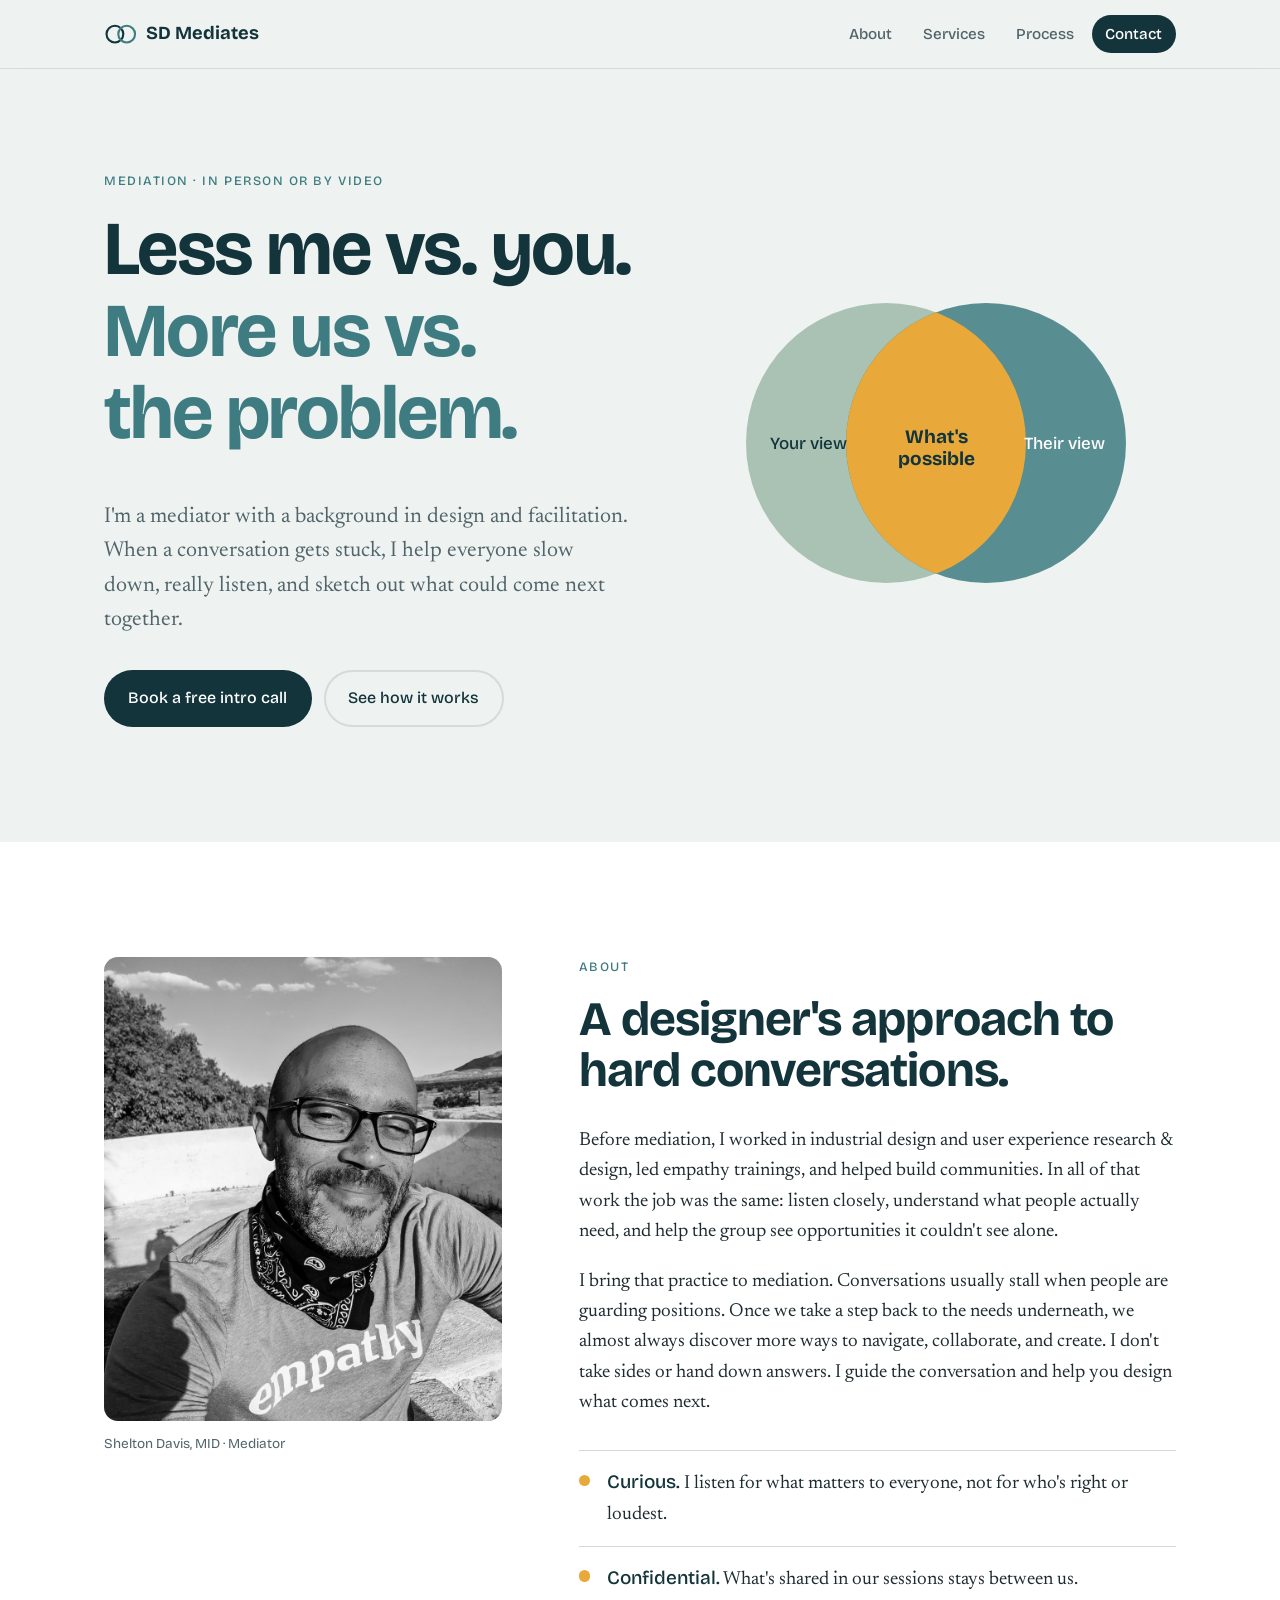
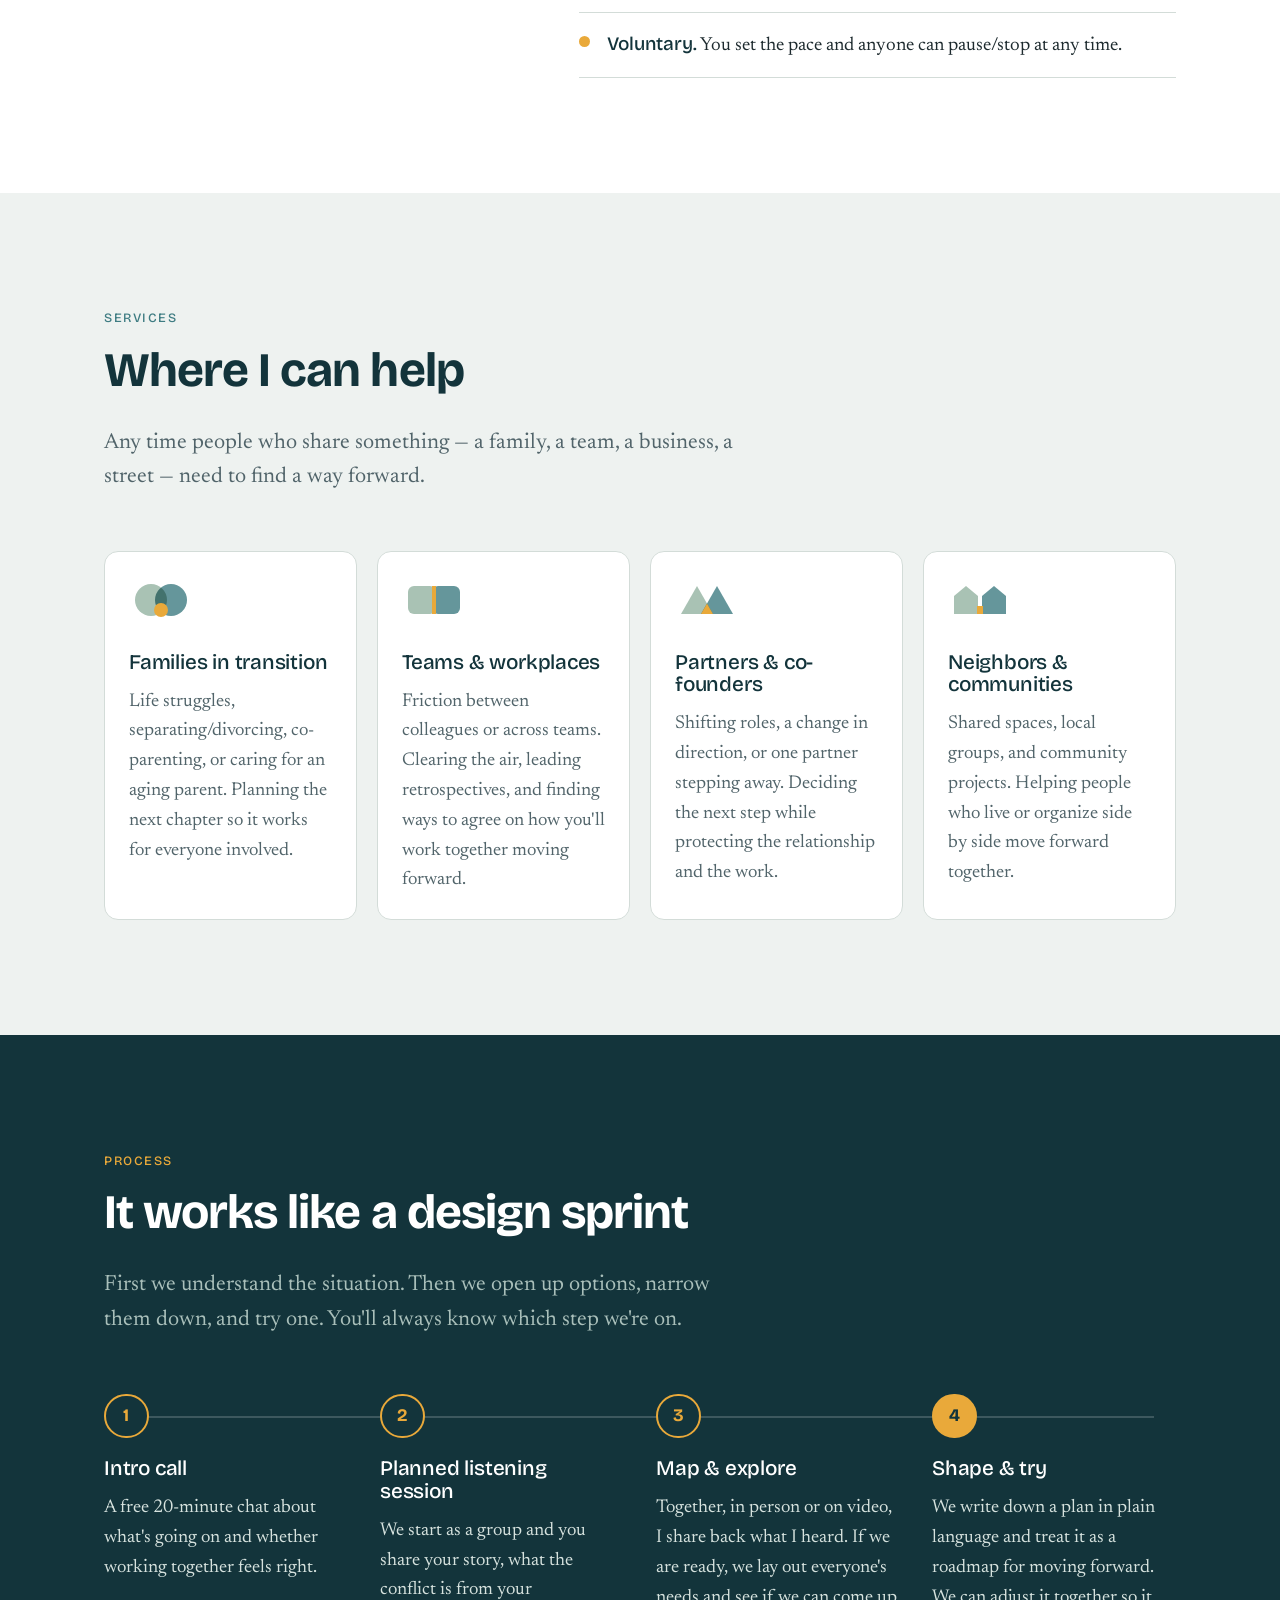
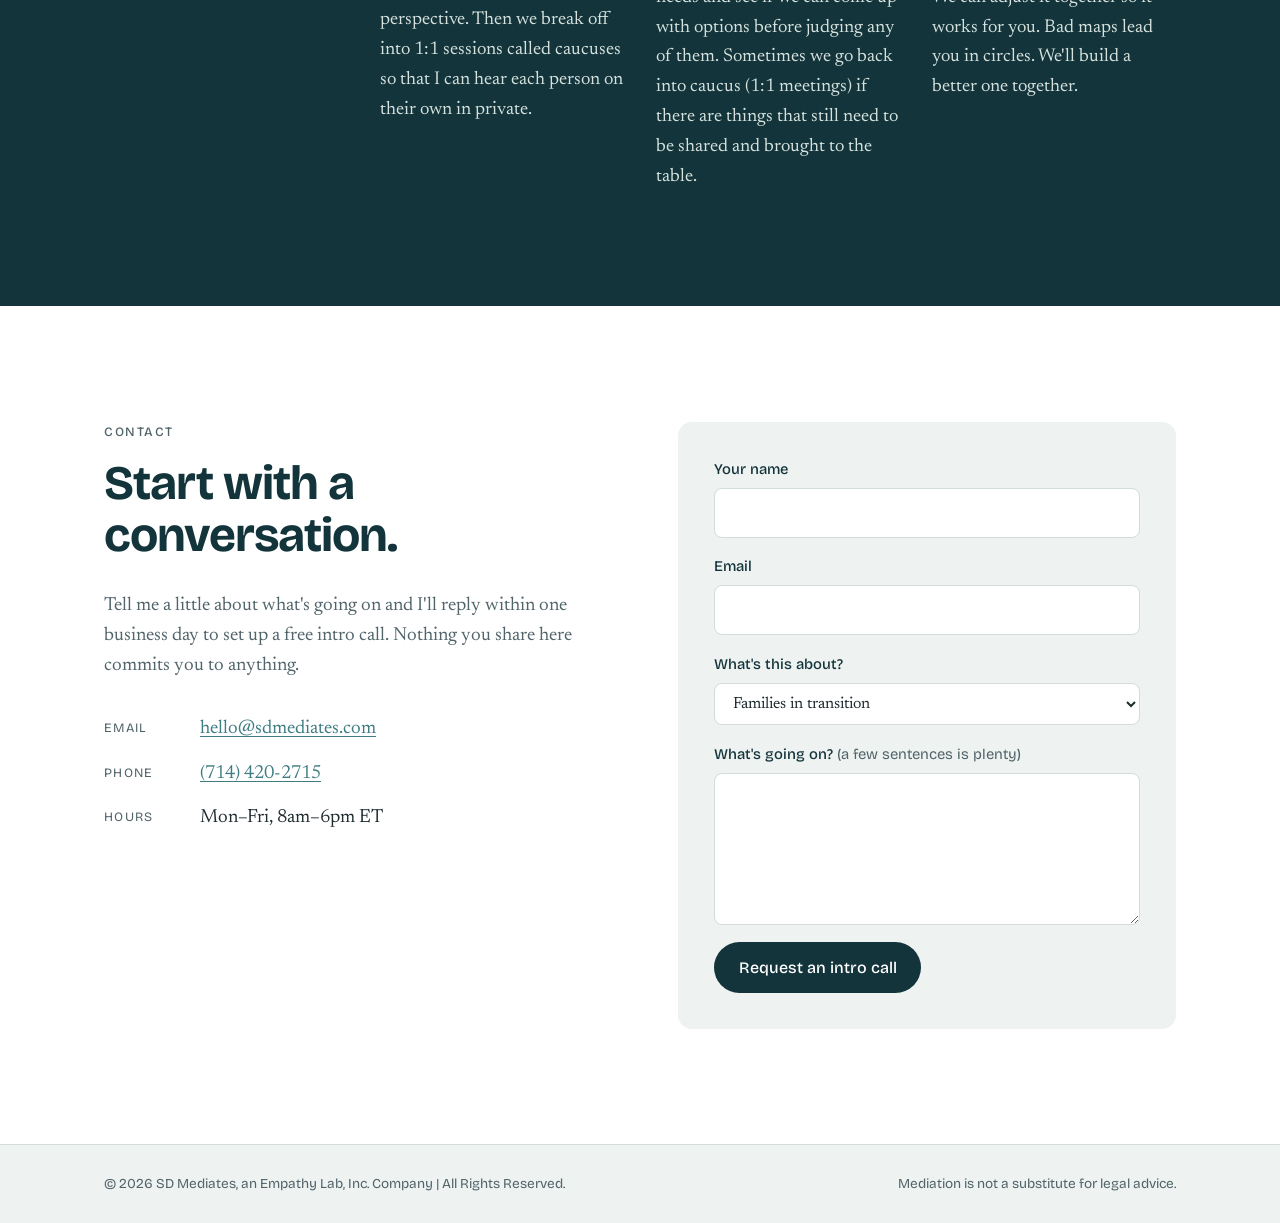
<file: index.html>
<!doctype html>
<html lang="en">
<head>
  <meta charset="utf-8">
  <meta name="viewport" content="width=device-width, initial-scale=1">
  <title>SD Mediates — An experience designer's approach to mediation</title>
  <meta name="description" content="Mediation that works like a design sprint: listen first, map what matters, and build a way forward together.">
  <link rel="icon" href="images/brand/logo/sdm-favicon.svg" type="image/svg+xml">
  <link rel="preconnect" href="https://fonts.googleapis.com">
  <link rel="preconnect" href="https://fonts.gstatic.com" crossorigin>
  <link href="https://fonts.googleapis.com/css2?family=Bricolage+Grotesque:opsz,wght@12..96,500;12..96,700&family=Newsreader:ital,opsz,wght@0,6..72,400;0,6..72,500;1,6..72,400&display=swap" rel="stylesheet">
  <link rel="stylesheet" href="css/styles.css">
</head>
<body>
  <a class="skip" href="#main">Skip to content</a>

  <header class="site-header">
    <div class="wrap header-inner">
      <a class="wordmark" href="#top" aria-label="SD Mediates, back to top">
        <svg class="wordmark-mark" viewBox="0 0 40 24" aria-hidden="true">
          <circle cx="13" cy="12" r="10" />
          <circle cx="27" cy="12" r="10" />
        </svg>
        SD Mediates
      </a>
      <nav class="tabs" aria-label="Sections">
        <a href="#about">About</a>
        <a href="#services">Services</a>
        <a href="#process">Process</a>
        <a href="#contact" class="tab-cta">Contact</a>
      </nav>
    </div>
  </header>

  <main id="main">

    <!-- HERO -->
    <section class="hero" id="top">
      <div class="wrap hero-inner">
        <div class="hero-copy">
          <p class="eyebrow">Mediation · In person or by video</p>
          <h1><span>Less me vs.&nbsp;you.</span> <span>More us vs. the&nbsp;problem.</span></h1>
          <p class="lede">I'm a mediator with a background in design and facilitation. When a conversation gets stuck, I help everyone slow down, really listen, and sketch out what could come next together.</p>
          <div class="hero-actions">
            <a class="btn btn-primary" href="#contact">Book a free intro call</a>
            <a class="btn btn-quiet" href="#process">See how it works</a>
          </div>
        </div>

        <figure class="hero-art" aria-hidden="true">
          <svg viewBox="0 0 480 380" class="venn">
            <defs>
              <clipPath id="clip-left"><circle cx="190" cy="190" r="140" /></clipPath>
            </defs>
            <g class="venn-left">
              <circle cx="190" cy="190" r="140" />
            </g>
            <g class="venn-right">
              <circle cx="290" cy="190" r="140" />
            </g>
            <circle class="venn-overlap" cx="290" cy="190" r="140" clip-path="url(#clip-left)" />
            <text class="venn-label" x="112" y="196" text-anchor="middle">Your view</text>
            <text class="venn-label" x="368" y="196" text-anchor="middle">Their view</text>
            <text class="venn-label venn-label-mid" x="240" y="190" text-anchor="middle">What's</text>
            <text class="venn-label venn-label-mid" x="240" y="212" text-anchor="middle">possible</text>
          </svg>
        </figure>
      </div>
    </section>

    <!-- ABOUT -->
    <section class="section about" id="about" aria-labelledby="about-title">
      <div class="wrap about-inner">
        <figure class="portrait">
          <img src="images/shelton-davis.jpg" width="480" height="560" alt="Shelton Davis smiling outdoors in glasses, a bandana and an &quot;empathy&quot; T-shirt" loading="lazy">
          <figcaption>Shelton Davis, MID · Mediator</figcaption>
        </figure>
        <div class="about-copy">
          <p class="eyebrow">About</p>
          <h2 id="about-title">A designer's approach to hard conversations.</h2>
          <p>Before mediation, I worked in industrial design and user experience research & design, led empathy trainings, and helped build communities. In all of that work the job was the same: listen closely, understand what people actually need, and help the group see opportunities it couldn't see alone.</p>
          <p>I bring that practice to mediation. Conversations usually stall when people are guarding positions. Once we take a step back to the needs underneath, we almost always discover more ways to navigate, collaborate, and create. I don't take sides or hand down answers. I guide the conversation and help you design what comes next.</p>

          <ul class="principles">
            <li><strong>Curious.</strong> I listen for what matters to everyone, not for who's right or loudest.</li>
            <li><strong>Confidential.</strong> What's shared in our sessions stays between us.</li>
            <li><strong>Voluntary.</strong> You set the pace and anyone can pause/stop at any time.</li>
          </ul>
        </div>
      </div>
    </section>

    <!-- SERVICES -->
    <section class="section services" id="services" aria-labelledby="services-title">
      <div class="wrap">
        <div class="section-head">
          <p class="eyebrow">Services</p>
          <h2 id="services-title">Where I can help</h2>
          <p class="section-intro">Any time people who share something — a family, a team, a business, a street — need to find a way forward.</p>
        </div>

        <ul class="service-grid">
          <li class="service">
            <svg class="service-glyph" viewBox="0 0 64 40" aria-hidden="true"><circle cx="22" cy="20" r="16"/><circle cx="42" cy="20" r="16"/><circle cx="32" cy="30" r="7" class="g-accent"/></svg>
            <h3>Families in transition</h3>
            <p>Life struggles, separating/divorcing, co-parenting, or caring for an aging parent. Planning the next chapter so it works for everyone involved.</p>
          </li>
          <li class="service">
            <svg class="service-glyph" viewBox="0 0 64 40" aria-hidden="true"><rect x="6" y="6" width="28" height="28" rx="6"/><rect x="30" y="6" width="28" height="28" rx="6"/><rect x="30" y="6" width="4" height="28" class="g-accent"/></svg>
            <h3>Teams &amp; workplaces</h3>
            <p>Friction between colleagues or across teams. Clearing the air, leading retrospectives, and finding ways to agree on how you'll work together moving forward.</p>
          </li>
          <li class="service">
            <svg class="service-glyph" viewBox="0 0 64 40" aria-hidden="true"><path d="M6 34 L22 6 L38 34 Z"/><path d="M26 34 L42 6 L58 34 Z"/><path d="M26 34 L32 23.5 L38 34 Z" class="g-accent"/></svg>
            <h3>Partners &amp; co-founders</h3>
            <p>Shifting roles, a change in direction, or one partner stepping away. Deciding the next step while protecting the relationship and the work.</p>
          </li>
          <li class="service">
            <svg class="service-glyph" viewBox="0 0 64 40" aria-hidden="true"><path d="M6 34 V16 L18 6 L30 16 V34 Z"/><path d="M34 34 V16 L46 6 L58 16 V34 Z"/><rect x="29" y="26" width="6" height="8" class="g-accent"/></svg>
            <h3>Neighbors &amp; communities</h3>
            <p>Shared spaces, local groups, and community projects. Helping people who live or organize side by side move forward together.</p>
          </li>
        </ul>
      </div>
    </section>

    <!-- PROCESS -->
    <section class="section process" id="process" aria-labelledby="process-title">
      <div class="wrap">
        <div class="section-head">
          <p class="eyebrow">Process</p>
          <h2 id="process-title">It works like a design sprint</h2>
          <p class="section-intro">First we understand the situation. Then we open up options, narrow them down, and try one. You'll always know which step we're on.</p>
        </div>

        <ol class="steps">
          <li class="step">
            <h3>Intro call</h3>
            <p>A free 20-minute chat about what's going on and whether working together feels right.</p>
          </li>
          <li class="step">
            <h3>Planned listening session</h3>
            <p>We start as a group and you share your story, what the conflict is from your perspective. Then we break off into 1:1 sessions called caucuses so that I can hear each person on their own in private.</p>
          </li>
          <li class="step">
            <h3>Map &amp; explore</h3>
            <p>Together, in person or on video, I share back what I heard. If we are ready, we lay out everyone's needs and see if we can come up with options before judging any of them. Sometimes we go back into caucus (1:1 meetings) if there are things that still need to be shared and brought to the table.</p>
          </li>
          <li class="step">
            <h3>Shape &amp; try</h3>
            <p>We write down a plan in plain language and treat it as a roadmap for moving forward. We can adjust it together so it works for you. Bad maps lead you in circles. We'll build a better one together.</p>
          </li>
        </ol>
      </div>
    </section>

    <!-- CONTACT -->
    <section class="section contact" id="contact" aria-labelledby="contact-title">
      <div class="wrap contact-inner">
        <div class="contact-copy">
          <p class="eyebrow">Contact</p>
          <h2 id="contact-title">Start with a conversation.</h2>
          <p>Tell me a little about what's going on and I'll reply within one business day to set up a free intro call. Nothing you share here commits you to anything.</p>
          <dl class="contact-details">
            <div><dt>Email</dt><dd><a href="mailto:hello@sdmediates.com">hello@sdmediates.com</a></dd></div>
            <div><dt>Phone</dt><dd><a href="tel:+17144202715">(714) 420-2715</a></dd></div>
            <div><dt>Hours</dt><dd>Mon–Fri, 8am–6pm ET</dd></div>
          </dl>
        </div>

        <!-- Submissions go to Formspree, which emails them on. Replies go to the sender's "email" field. -->
        <form class="contact-form" action="https://formspree.io/f/xoejjevp" method="post">
          <input type="hidden" name="_subject" value="New intro call request — SD Mediates">
          <input type="text" name="_gotcha" class="hp" tabindex="-1" autocomplete="off" aria-hidden="true">
          <label>
            <span>Your name</span>
            <input type="text" name="name" autocomplete="name" required>
          </label>
          <label>
            <span>Email</span>
            <input type="email" name="email" autocomplete="email" required>
          </label>
          <label>
            <span>What's this about?</span>
            <select name="type">
              <option>Families in transition</option>
              <option>Teams &amp; workplaces</option>
              <option>Partners &amp; co-founders</option>
              <option>Neighbors &amp; communities</option>
              <option>Something else</option>
            </select>
          </label>
          <label>
            <span>What's going on? <em>(a few sentences is plenty)</em></span>
            <textarea name="message" rows="5"></textarea>
          </label>
          <button class="btn btn-primary" type="submit">Request an intro call</button>
          <p class="form-status" role="status" aria-live="polite"></p>
        </form>
      </div>
    </section>
  </main>

  <footer class="site-footer">
    <div class="wrap footer-inner">
      <p>© 2026 SD Mediates, an Empathy Lab, Inc. Company | All Rights Reserved.</p>
      <p>Mediation is not a substitute for legal advice.</p>
    </div>
  </footer>

  <script>
    // Highlight the tab for the section currently in view.
    const tabs = document.querySelectorAll('.tabs a');
    const observer = new IntersectionObserver((entries) => {
      entries.forEach((entry) => {
        if (!entry.isIntersecting) return;
        tabs.forEach((tab) => tab.toggleAttribute('aria-current', tab.hash === '#' + entry.target.id));
      });
    }, { rootMargin: '-45% 0px -50% 0px' });
    document.querySelectorAll('main section[id]').forEach((s) => observer.observe(s));

    // Send the contact form without leaving the page. Without JS it posts to Formspree normally.
    const form = document.querySelector('.contact-form');
    const status = form.querySelector('.form-status');
    form.addEventListener('submit', async (event) => {
      event.preventDefault();
      const button = form.querySelector('button');
      button.disabled = true;
      status.textContent = 'Sending…';
      try {
        const response = await fetch(form.action, {
          method: 'POST',
          body: new FormData(form),
          headers: { Accept: 'application/json' },
        });
        if (!response.ok) throw new Error();
        form.reset();
        status.textContent = "Thanks — your note is on its way. I'll reply within one business day.";
      } catch {
        status.textContent = "That didn't send. Check your connection and try again, or email hello@sdmediates.com.";
      } finally {
        button.disabled = false;
      }
    });
  </script>
</body>
</html>
</file>
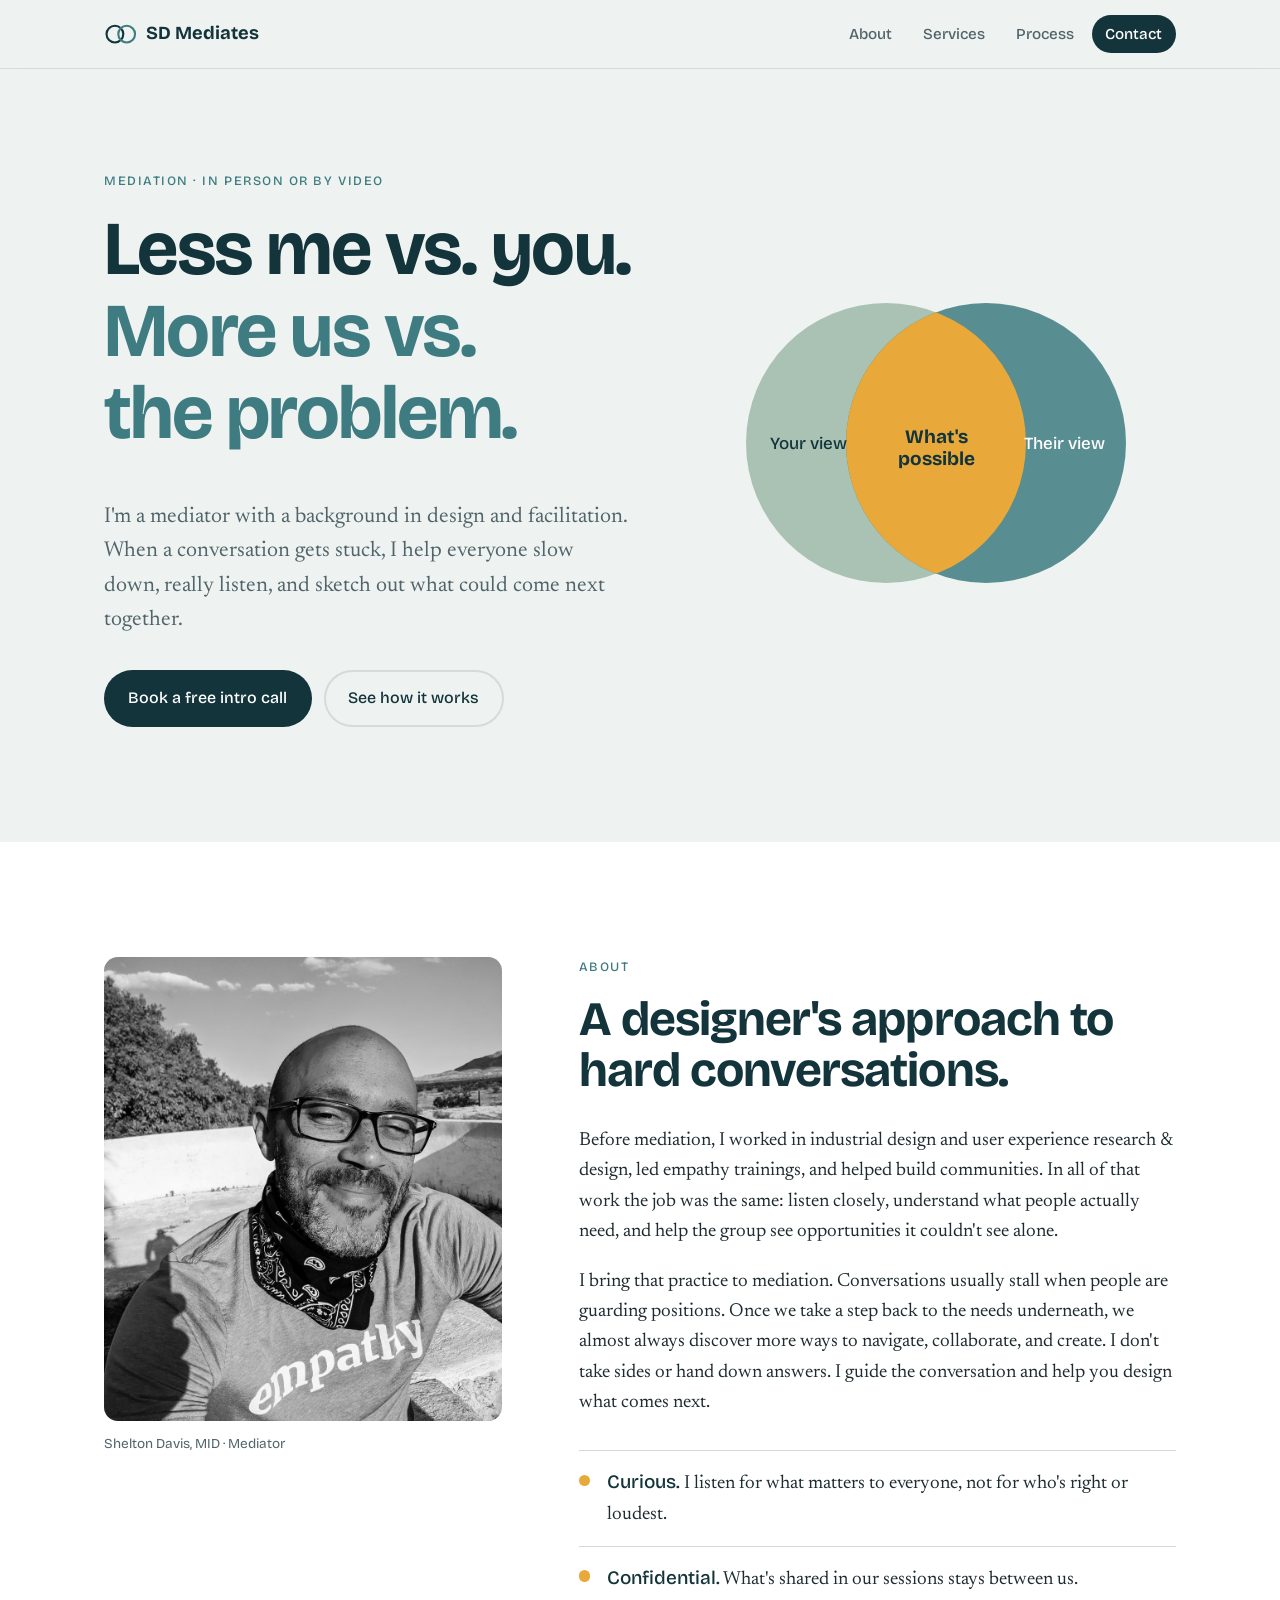
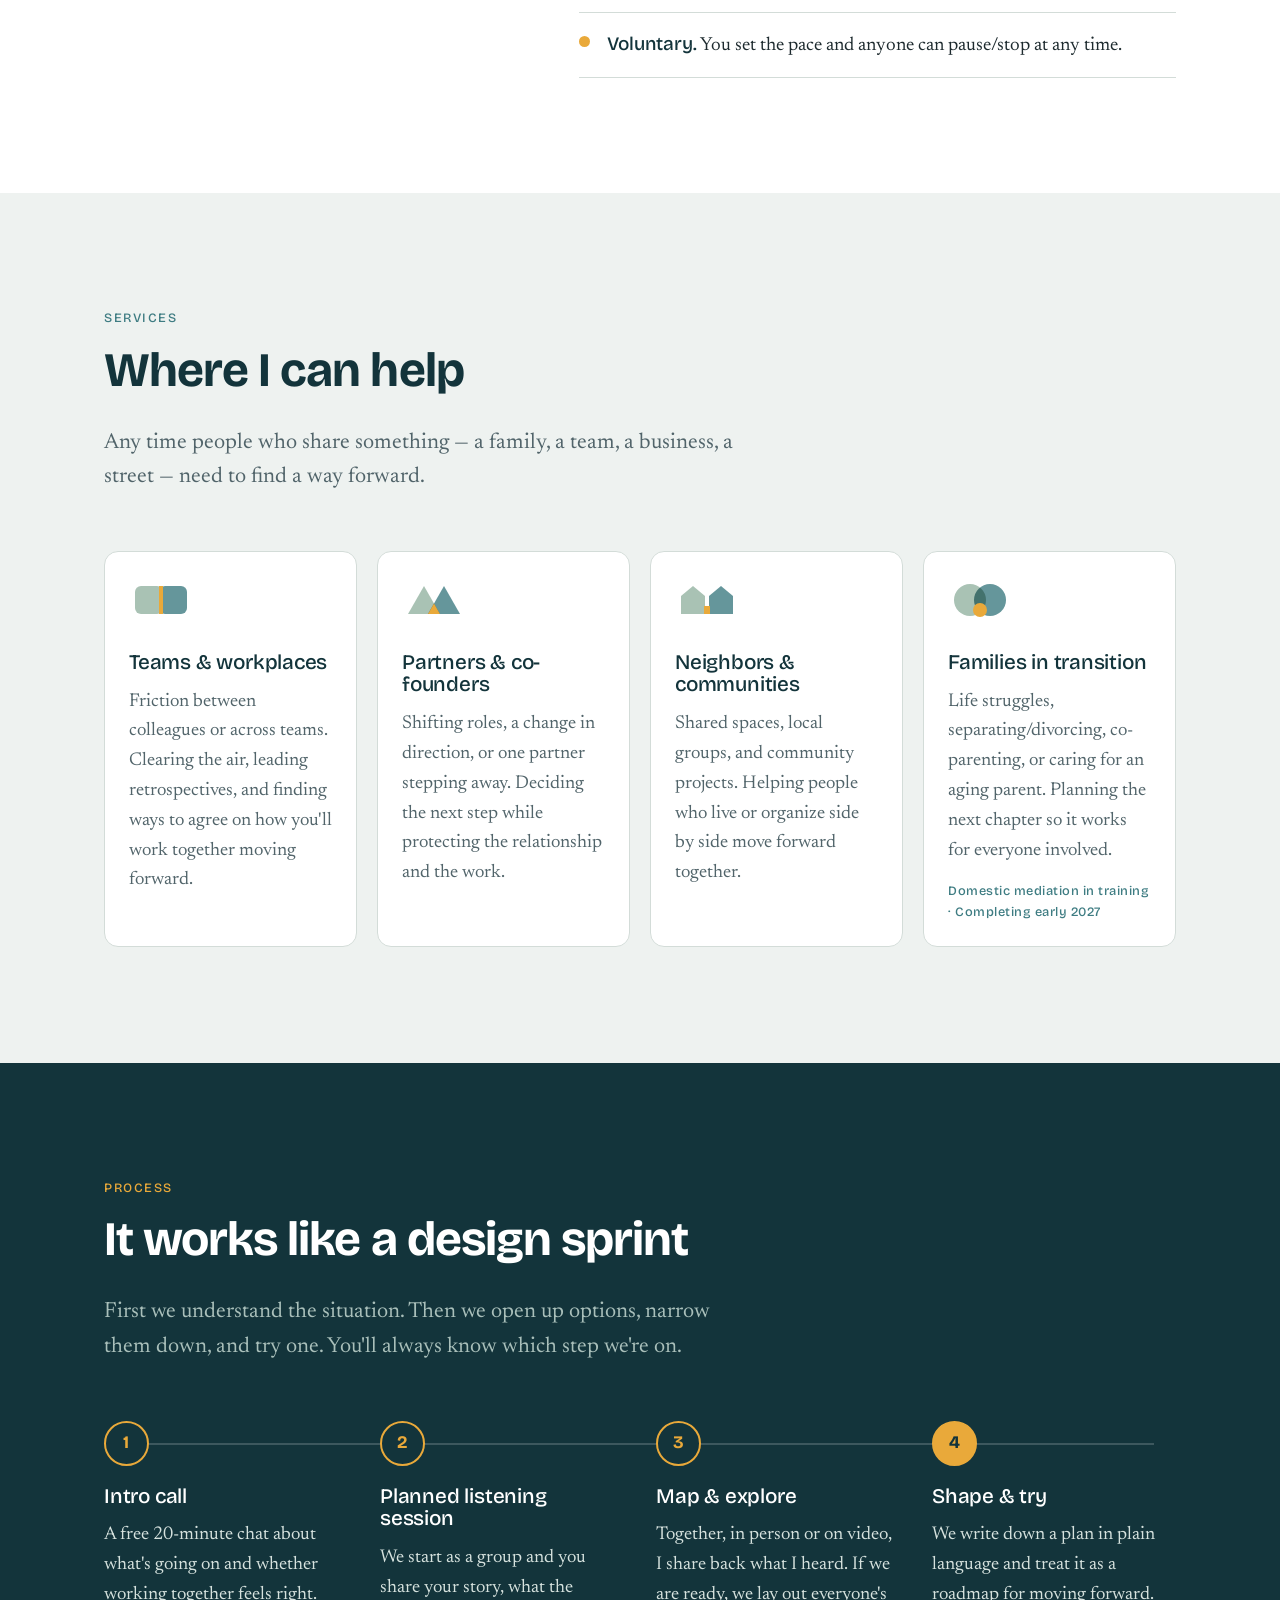
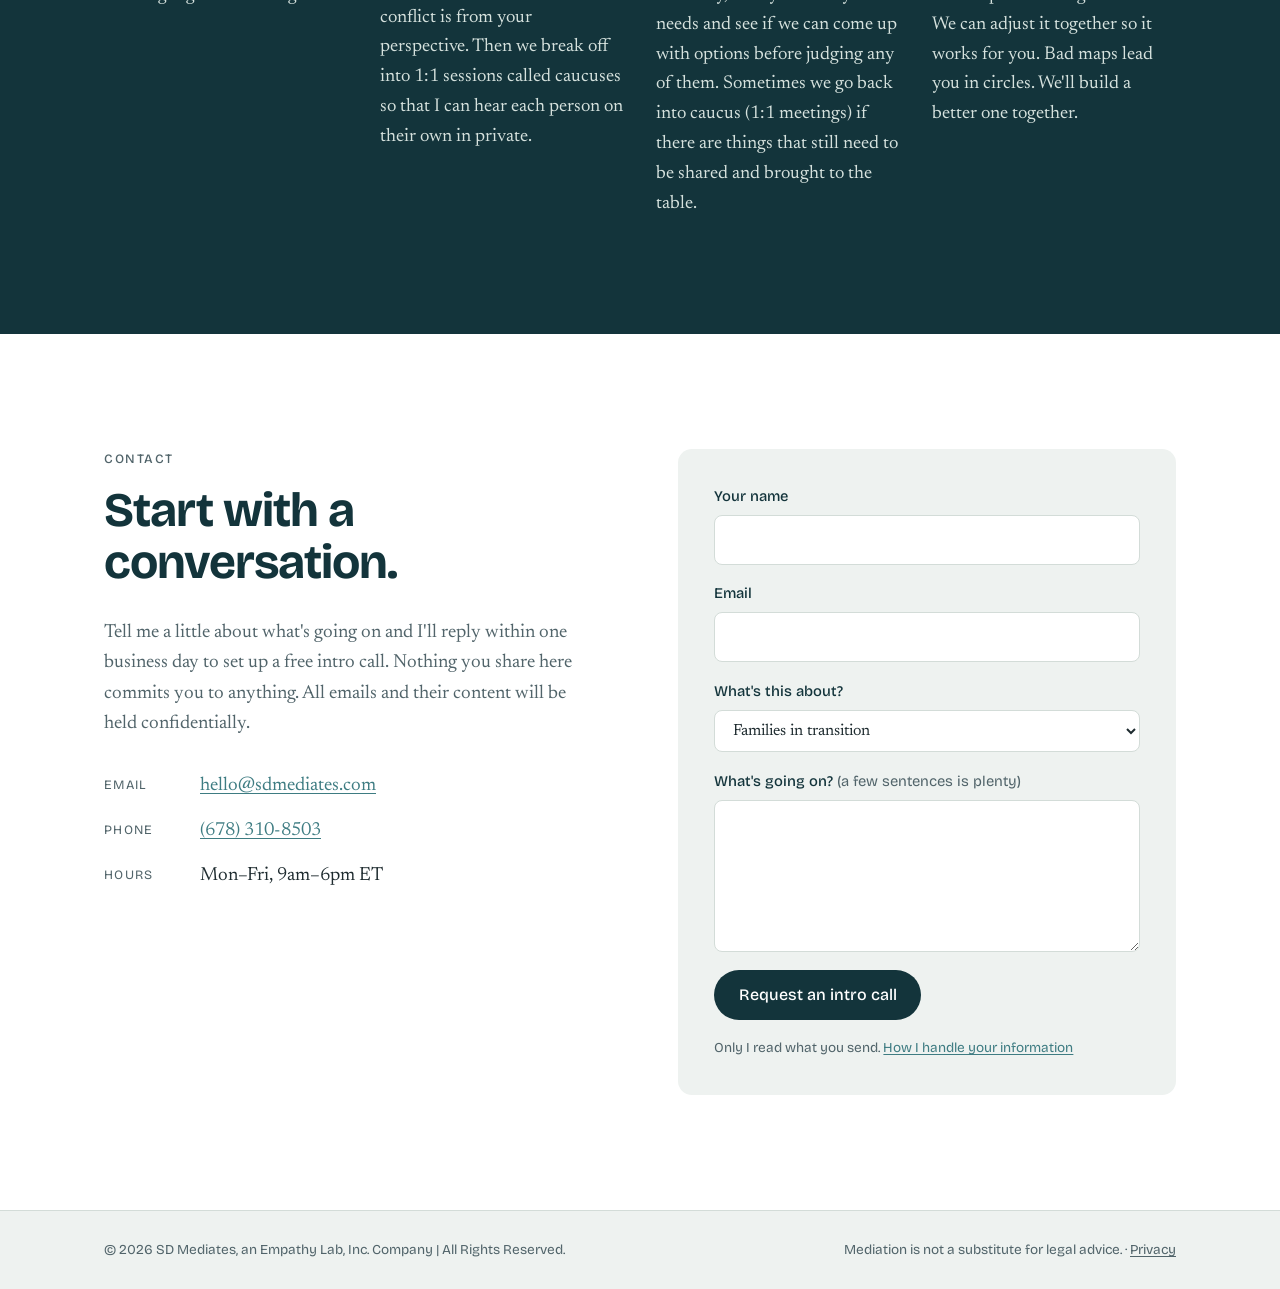
<file: site/index.html>
<!doctype html>
<html lang="en">
<head>
  <meta charset="utf-8">
  <meta name="viewport" content="width=device-width, initial-scale=1">
  <title>SD Mediates — An experience designer's approach to mediation</title>
  <meta name="description" content="Mediation that works like a design sprint: listen first, map what matters, and build a way forward together.">
  <!-- sdmediates.com is the main address; www serves the same site -->
  <link rel="canonical" href="https://sdmediates.com/">
  <link rel="icon" href="images/brand/logo/sdm-favicon.svg" type="image/svg+xml">
  <link rel="apple-touch-icon" href="images/brand/logo/apple-touch-icon.png">

  <!-- Link previews (iMessage, LinkedIn, Slack, etc.). Image URLs must be absolute. -->
  <meta property="og:type" content="website">
  <meta property="og:site_name" content="SD Mediates">
  <meta property="og:url" content="https://sdmediates.com/">
  <meta property="og:title" content="SD Mediates — Less me vs. you. More us vs. the problem.">
  <meta property="og:description" content="Mediation that works like a design sprint: listen first, map what matters, and build a way forward together.">
  <meta property="og:image" content="https://sdmediates.com/images/brand/og-image.png">
  <meta property="og:image:width" content="1200">
  <meta property="og:image:height" content="630">
  <meta property="og:image:alt" content="SD Mediates: two overlapping circles labeled Your view and Their view, with What's possible where they meet.">
  <meta name="twitter:card" content="summary_large_image">
  <link rel="preconnect" href="https://fonts.googleapis.com">
  <link rel="preconnect" href="https://fonts.gstatic.com" crossorigin>
  <link href="https://fonts.googleapis.com/css2?family=Bricolage+Grotesque:opsz,wght@12..96,500;12..96,700&family=Newsreader:ital,opsz,wght@0,6..72,400;0,6..72,500;1,6..72,400&display=swap" rel="stylesheet">
  <link rel="stylesheet" href="css/styles.css">
</head>
<body>
  <a class="skip" href="#main">Skip to content</a>

  <header class="site-header">
    <div class="wrap header-inner">
      <a class="wordmark" href="#top" aria-label="SD Mediates, back to top">
        <svg class="wordmark-mark" viewBox="0 0 40 24" aria-hidden="true">
          <circle cx="13" cy="12" r="10" />
          <circle cx="27" cy="12" r="10" />
        </svg>
        SD Mediates
      </a>
      <nav class="tabs" aria-label="Sections">
        <a href="#about">About</a>
        <a href="#services">Services</a>
        <a href="#process">Process</a>
        <a href="#contact" class="tab-cta">Contact</a>
      </nav>
    </div>
  </header>

  <main id="main">

    <!-- HERO -->
    <section class="hero" id="top">
      <div class="wrap hero-inner">
        <div class="hero-copy">
          <p class="eyebrow">Mediation · In person or by video</p>
          <h1><span>Less me vs.&nbsp;you.</span> <span>More us vs. the&nbsp;problem.</span></h1>
          <p class="lede">I'm a mediator with a background in design and facilitation. When a conversation gets stuck, I help everyone slow down, really listen, and sketch out what could come next together.</p>
          <div class="hero-actions">
            <a class="btn btn-primary" href="#contact">Book a free intro call</a>
            <a class="btn btn-quiet" href="#process">See how it works</a>
          </div>
        </div>

        <figure class="hero-art" aria-hidden="true">
          <svg viewBox="0 0 480 380" class="venn">
            <defs>
              <clipPath id="clip-left"><circle cx="190" cy="190" r="140" /></clipPath>
            </defs>
            <g class="venn-left">
              <circle cx="190" cy="190" r="140" />
            </g>
            <g class="venn-right">
              <circle cx="290" cy="190" r="140" />
            </g>
            <circle class="venn-overlap" cx="290" cy="190" r="140" clip-path="url(#clip-left)" />
            <text class="venn-label" x="112" y="196" text-anchor="middle">Your view</text>
            <text class="venn-label" x="368" y="196" text-anchor="middle">Their view</text>
            <text class="venn-label venn-label-mid" x="240" y="190" text-anchor="middle">What's</text>
            <text class="venn-label venn-label-mid" x="240" y="212" text-anchor="middle">possible</text>
          </svg>
        </figure>
      </div>
    </section>

    <!-- ABOUT -->
    <section class="section about" id="about" aria-labelledby="about-title">
      <div class="wrap about-inner">
        <figure class="portrait">
          <img src="images/shelton-davis.jpg" width="480" height="560" alt="Shelton Davis smiling outdoors in glasses, a bandana and an &quot;empathy&quot; T-shirt" loading="lazy">
          <figcaption>Shelton Davis, MID · Mediator</figcaption>
        </figure>
        <div class="about-copy">
          <p class="eyebrow">About</p>
          <h2 id="about-title">A designer's approach to hard conversations.</h2>
          <p>Before mediation, I worked in industrial design and user experience research & design, led empathy trainings, and helped build communities. In all of that work the job was the same: listen closely, understand what people actually need, and help the group see opportunities it couldn't see alone.</p>
          <p>I bring that practice to mediation. Conversations usually stall when people are guarding positions. Once we take a step back to the needs underneath, we almost always discover more ways to navigate, collaborate, and create. I don't take sides or hand down answers. I guide the conversation and help you design what comes next.</p>

          <ul class="principles">
            <li><strong>Curious.</strong> I listen for what matters to everyone, not for who's right or loudest.</li>
            <li><strong>Confidential.</strong> What's shared in our sessions stays between us.</li>
            <li><strong>Voluntary.</strong> You set the pace and anyone can pause/stop at any time.</li>
          </ul>
        </div>
      </div>
    </section>

    <!-- SERVICES -->
    <section class="section services" id="services" aria-labelledby="services-title">
      <div class="wrap">
        <div class="section-head">
          <p class="eyebrow">Services</p>
          <h2 id="services-title">Where I can help</h2>
          <p class="section-intro">Any time people who share something — a family, a team, a business, a street — need to find a way forward.</p>
        </div>

        <ul class="service-grid">
          <li class="service">
            <svg class="service-glyph" viewBox="0 0 64 40" aria-hidden="true"><rect x="6" y="6" width="28" height="28" rx="6"/><rect x="30" y="6" width="28" height="28" rx="6"/><rect x="30" y="6" width="4" height="28" class="g-accent"/></svg>
            <h3>Teams &amp; workplaces</h3>
            <p>Friction between colleagues or across teams. Clearing the air, leading retrospectives, and finding ways to agree on how you'll work together moving forward.</p>
          </li>
          <li class="service">
            <svg class="service-glyph" viewBox="0 0 64 40" aria-hidden="true"><path d="M6 34 L22 6 L38 34 Z"/><path d="M26 34 L42 6 L58 34 Z"/><path d="M26 34 L32 23.5 L38 34 Z" class="g-accent"/></svg>
            <h3>Partners &amp; co-founders</h3>
            <p>Shifting roles, a change in direction, or one partner stepping away. Deciding the next step while protecting the relationship and the work.</p>
          </li>
          <li class="service">
            <svg class="service-glyph" viewBox="0 0 64 40" aria-hidden="true"><path d="M6 34 V16 L18 6 L30 16 V34 Z"/><path d="M34 34 V16 L46 6 L58 16 V34 Z"/><rect x="29" y="26" width="6" height="8" class="g-accent"/></svg>
            <h3>Neighbors &amp; communities</h3>
            <p>Shared spaces, local groups, and community projects. Helping people who live or organize side by side move forward together.</p>
          </li>
          <li class="service">
            <svg class="service-glyph" viewBox="0 0 64 40" aria-hidden="true"><circle cx="22" cy="20" r="16"/><circle cx="42" cy="20" r="16"/><circle cx="32" cy="30" r="7" class="g-accent"/></svg>
            <h3>Families in transition</h3>
            <p>Life struggles, separating/divorcing, co-parenting, or caring for an aging parent. Planning the next chapter so it works for everyone involved.</p>
            <!-- remove once domestic mediation training is complete (expected early 2027) -->
            <p class="service-note">Domestic mediation in training · Completing early 2027</p>
          </li>
        </ul>
      </div>
    </section>

    <!-- PROCESS -->
    <section class="section process" id="process" aria-labelledby="process-title">
      <div class="wrap">
        <div class="section-head">
          <p class="eyebrow">Process</p>
          <h2 id="process-title">It works like a design sprint</h2>
          <p class="section-intro">First we understand the situation. Then we open up options, narrow them down, and try one. You'll always know which step we're on.</p>
        </div>

        <ol class="steps">
          <li class="step">
            <h3>Intro call</h3>
            <p>A free 20-minute chat about what's going on and whether working together feels right.</p>
          </li>
          <li class="step">
            <h3>Planned listening session</h3>
            <p>We start as a group and you share your story, what the conflict is from your perspective. Then we break off into 1:1 sessions called caucuses so that I can hear each person on their own in private.</p>
          </li>
          <li class="step">
            <h3>Map &amp; explore</h3>
            <p>Together, in person or on video, I share back what I heard. If we are ready, we lay out everyone's needs and see if we can come up with options before judging any of them. Sometimes we go back into caucus (1:1 meetings) if there are things that still need to be shared and brought to the table.</p>
          </li>
          <li class="step">
            <h3>Shape &amp; try</h3>
            <p>We write down a plan in plain language and treat it as a roadmap for moving forward. We can adjust it together so it works for you. Bad maps lead you in circles. We'll build a better one together.</p>
          </li>
        </ol>
      </div>
    </section>

    <!-- CONTACT -->
    <section class="section contact" id="contact" aria-labelledby="contact-title">
      <div class="wrap contact-inner">
        <div class="contact-copy">
          <p class="eyebrow">Contact</p>
          <h2 id="contact-title">Start with a conversation.</h2>
          <p>Tell me a little about what's going on and I'll reply within one business day to set up a free intro call. Nothing you share here commits you to anything. All emails and their content will be held confidentially.</p>
          <dl class="contact-details">
            <div><dt>Email</dt><dd><a href="mailto:hello@sdmediates.com">hello@sdmediates.com</a></dd></div>
            <div><dt>Phone</dt><dd><a href="tel:+16783108503">(678) 310-8503</a></dd></div>
            <div><dt>Hours</dt><dd>Mon–Fri, 9am–6pm ET</dd></div>
          </dl>
        </div>

        <!-- Submissions go to Formspree, which emails them on. Replies go to the sender's "email" field. -->
        <form class="contact-form" action="https://formspree.io/f/xoejjevp" method="post">
          <input type="hidden" name="_subject" value="New intro call request — SD Mediates">
          <input type="text" name="_gotcha" class="hp" tabindex="-1" autocomplete="off" aria-hidden="true">
          <label>
            <span>Your name</span>
            <input type="text" name="name" autocomplete="name" required>
          </label>
          <label>
            <span>Email</span>
            <input type="email" name="email" autocomplete="email" required>
          </label>
          <label>
            <span>What's this about?</span>
            <select name="type">
              <option>Families in transition</option>
              <option>Teams &amp; workplaces</option>
              <option>Partners &amp; co-founders</option>
              <option>Neighbors &amp; communities</option>
              <option>Something else</option>
            </select>
          </label>
          <label>
            <span>What's going on? <em>(a few sentences is plenty)</em></span>
            <textarea name="message" rows="5"></textarea>
          </label>
          <button class="btn btn-primary" type="submit">Request an intro call</button>
          <p class="form-note">Only I read what you send. <a href="privacy.html">How I handle your information</a></p>
          <p class="form-status" role="status" aria-live="polite"></p>
        </form>
      </div>
    </section>
  </main>

  <footer class="site-footer">
    <div class="wrap footer-inner">
      <p>© 2026 SD Mediates, an Empathy Lab, Inc. Company | All Rights Reserved.</p>
      <p>Mediation is not a substitute for legal advice. · <a href="privacy.html">Privacy</a></p>
    </div>
  </footer>

  <script>
    // Highlight the tab for the section currently in view.
    const tabs = document.querySelectorAll('.tabs a');
    const observer = new IntersectionObserver((entries) => {
      entries.forEach((entry) => {
        if (!entry.isIntersecting) return;
        tabs.forEach((tab) => tab.toggleAttribute('aria-current', tab.hash === '#' + entry.target.id));
      });
    }, { rootMargin: '-45% 0px -50% 0px' });
    document.querySelectorAll('main section[id]').forEach((s) => observer.observe(s));

    // Send the contact form without leaving the page. Without JS it posts to Formspree normally.
    const form = document.querySelector('.contact-form');
    const status = form.querySelector('.form-status');
    form.addEventListener('submit', async (event) => {
      event.preventDefault();
      const button = form.querySelector('button');
      button.disabled = true;
      status.textContent = 'Sending…';
      try {
        const response = await fetch(form.action, {
          method: 'POST',
          body: new FormData(form),
          headers: { Accept: 'application/json' },
        });
        if (!response.ok) throw new Error();
        form.reset();
        status.textContent = "Thanks — your note is on its way. I'll reply within one business day.";
      } catch {
        status.textContent = "That didn't send. Check your connection and try again, or email hello@sdmediates.com.";
      } finally {
        button.disabled = false;
      }
    });
  </script>
</body>
</html>
</file>
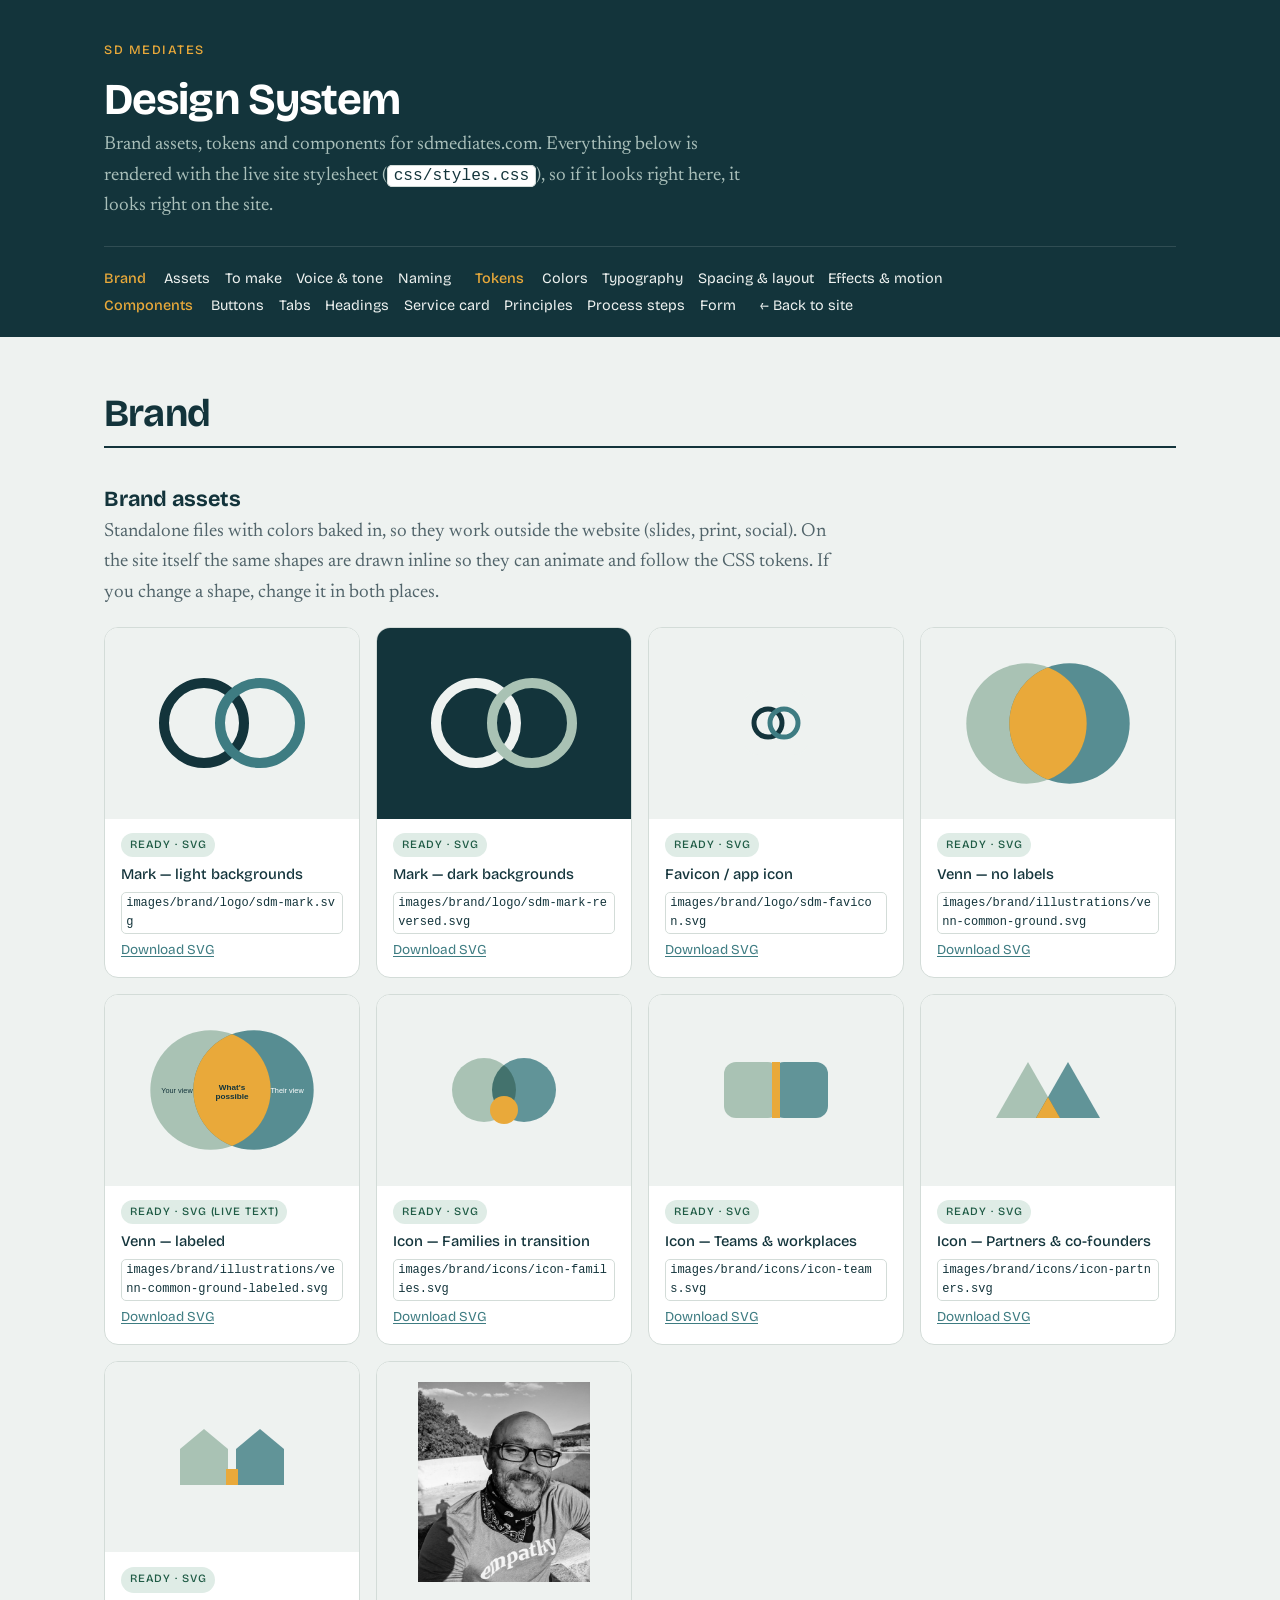
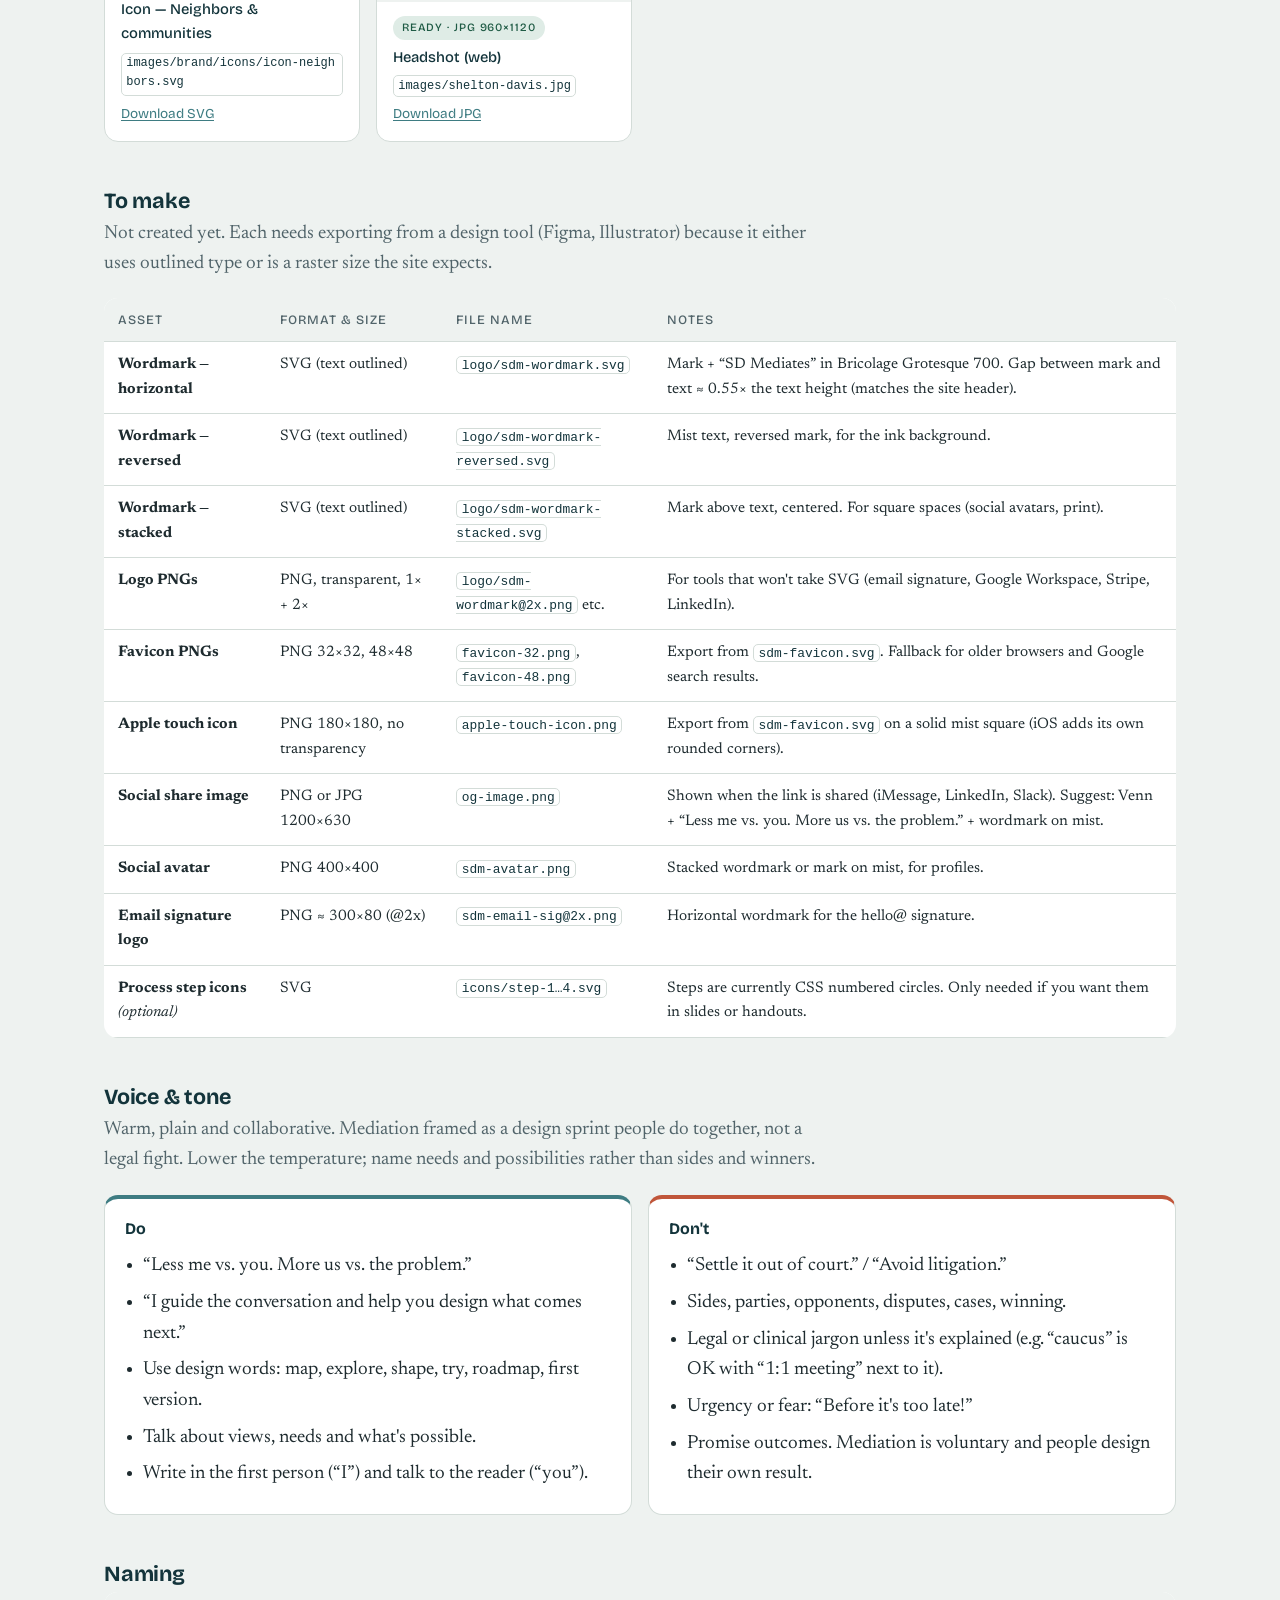
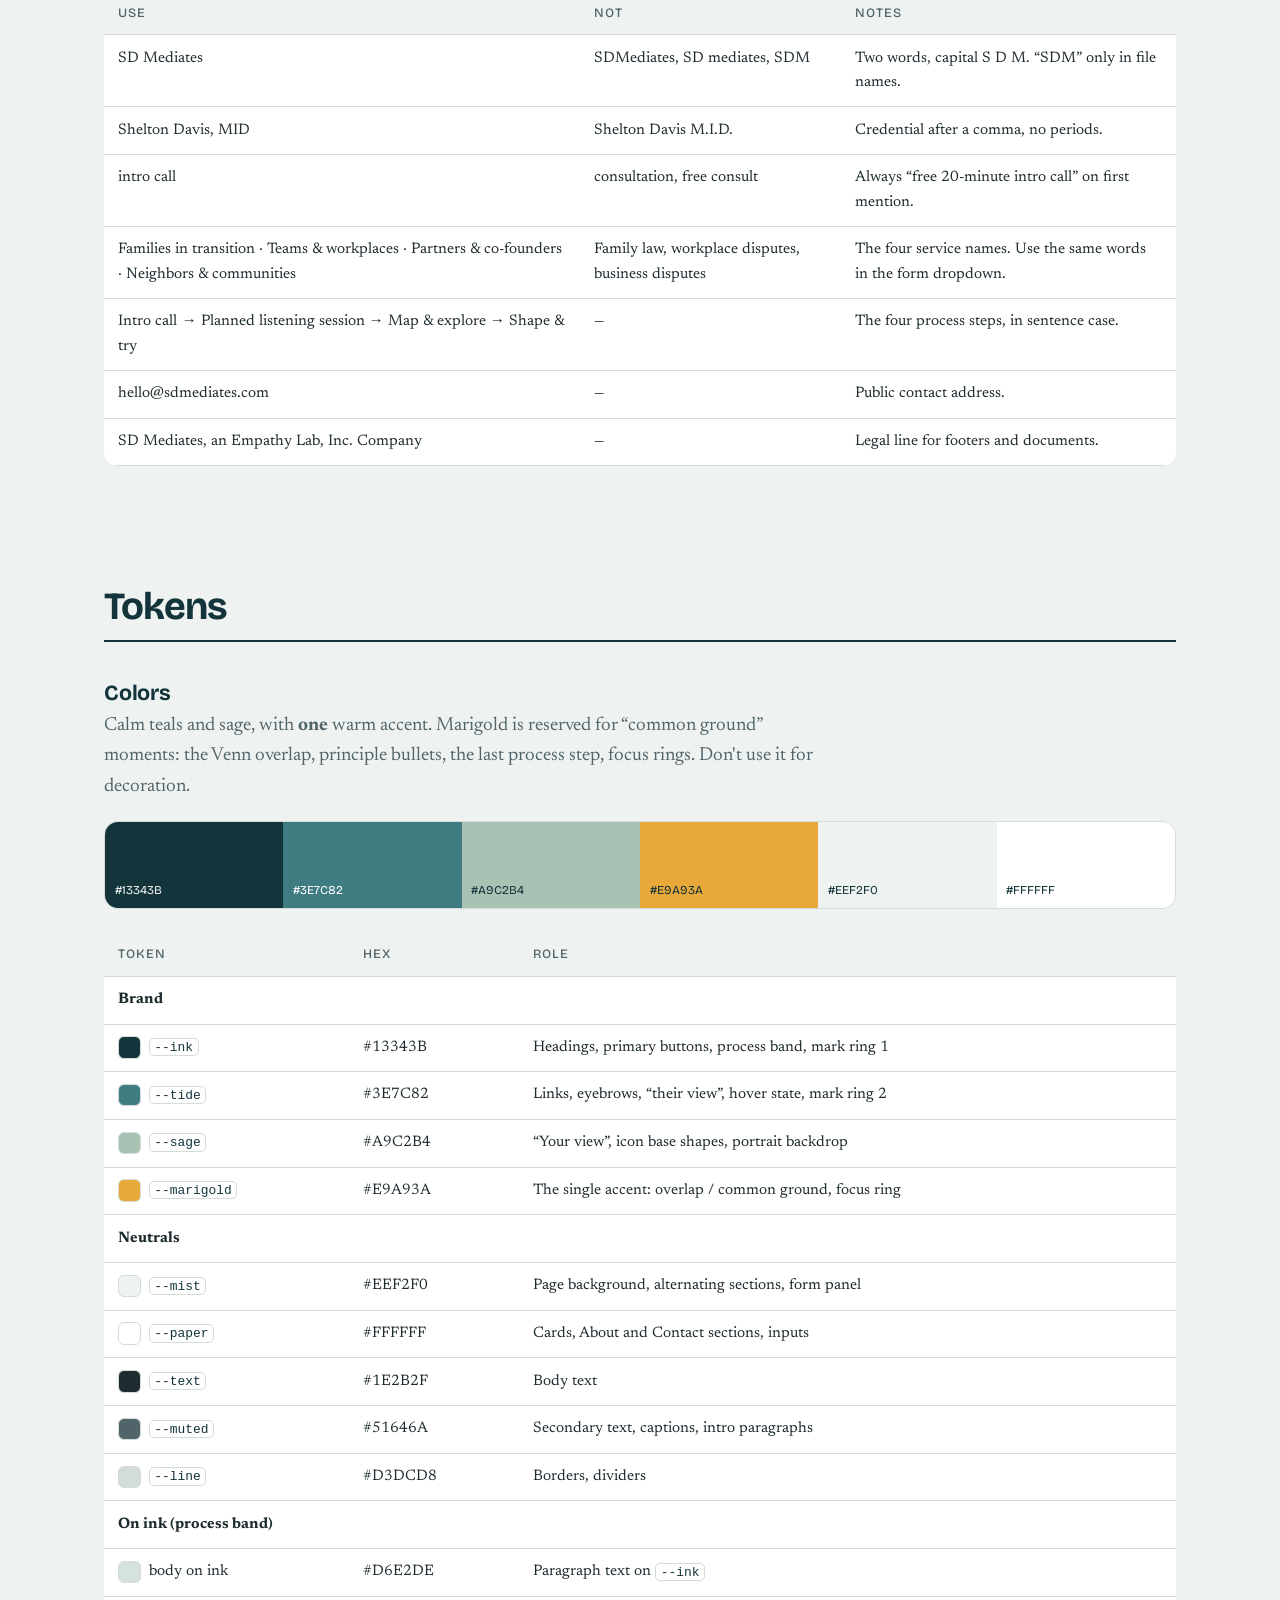
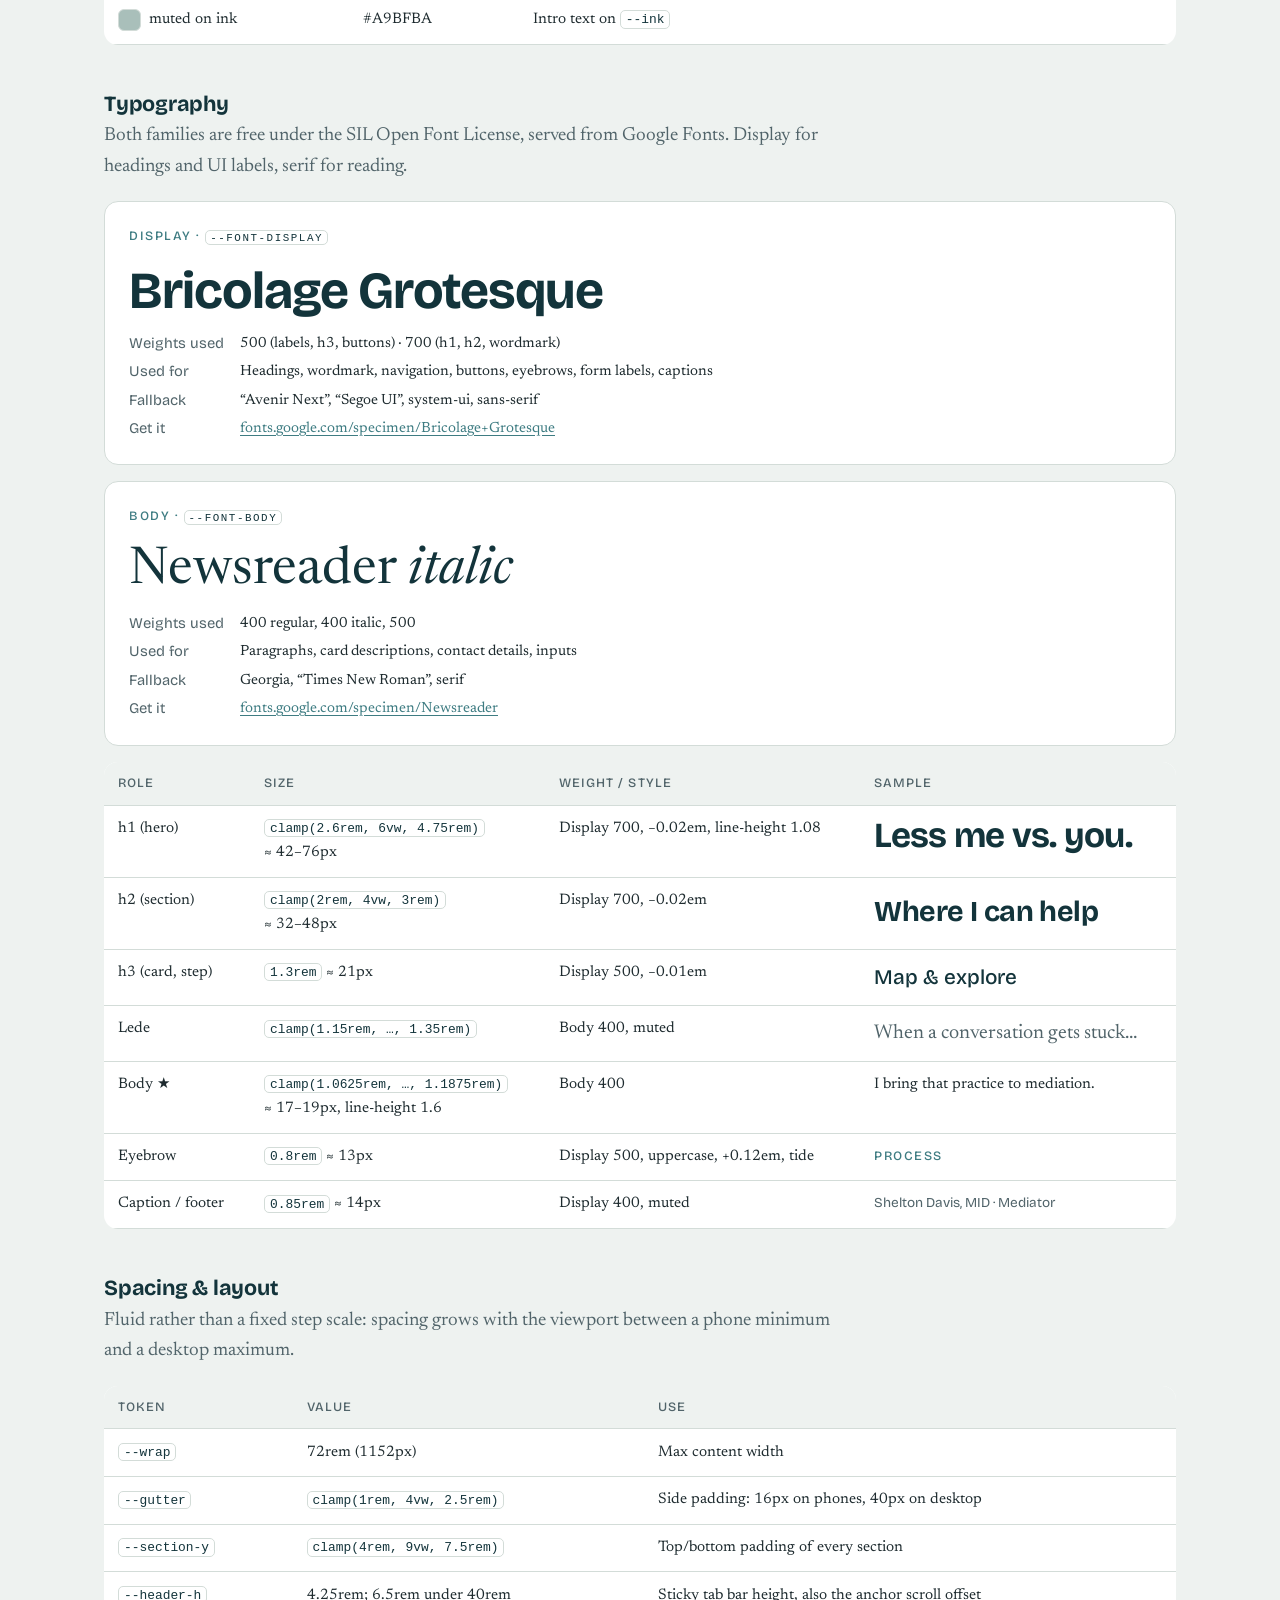
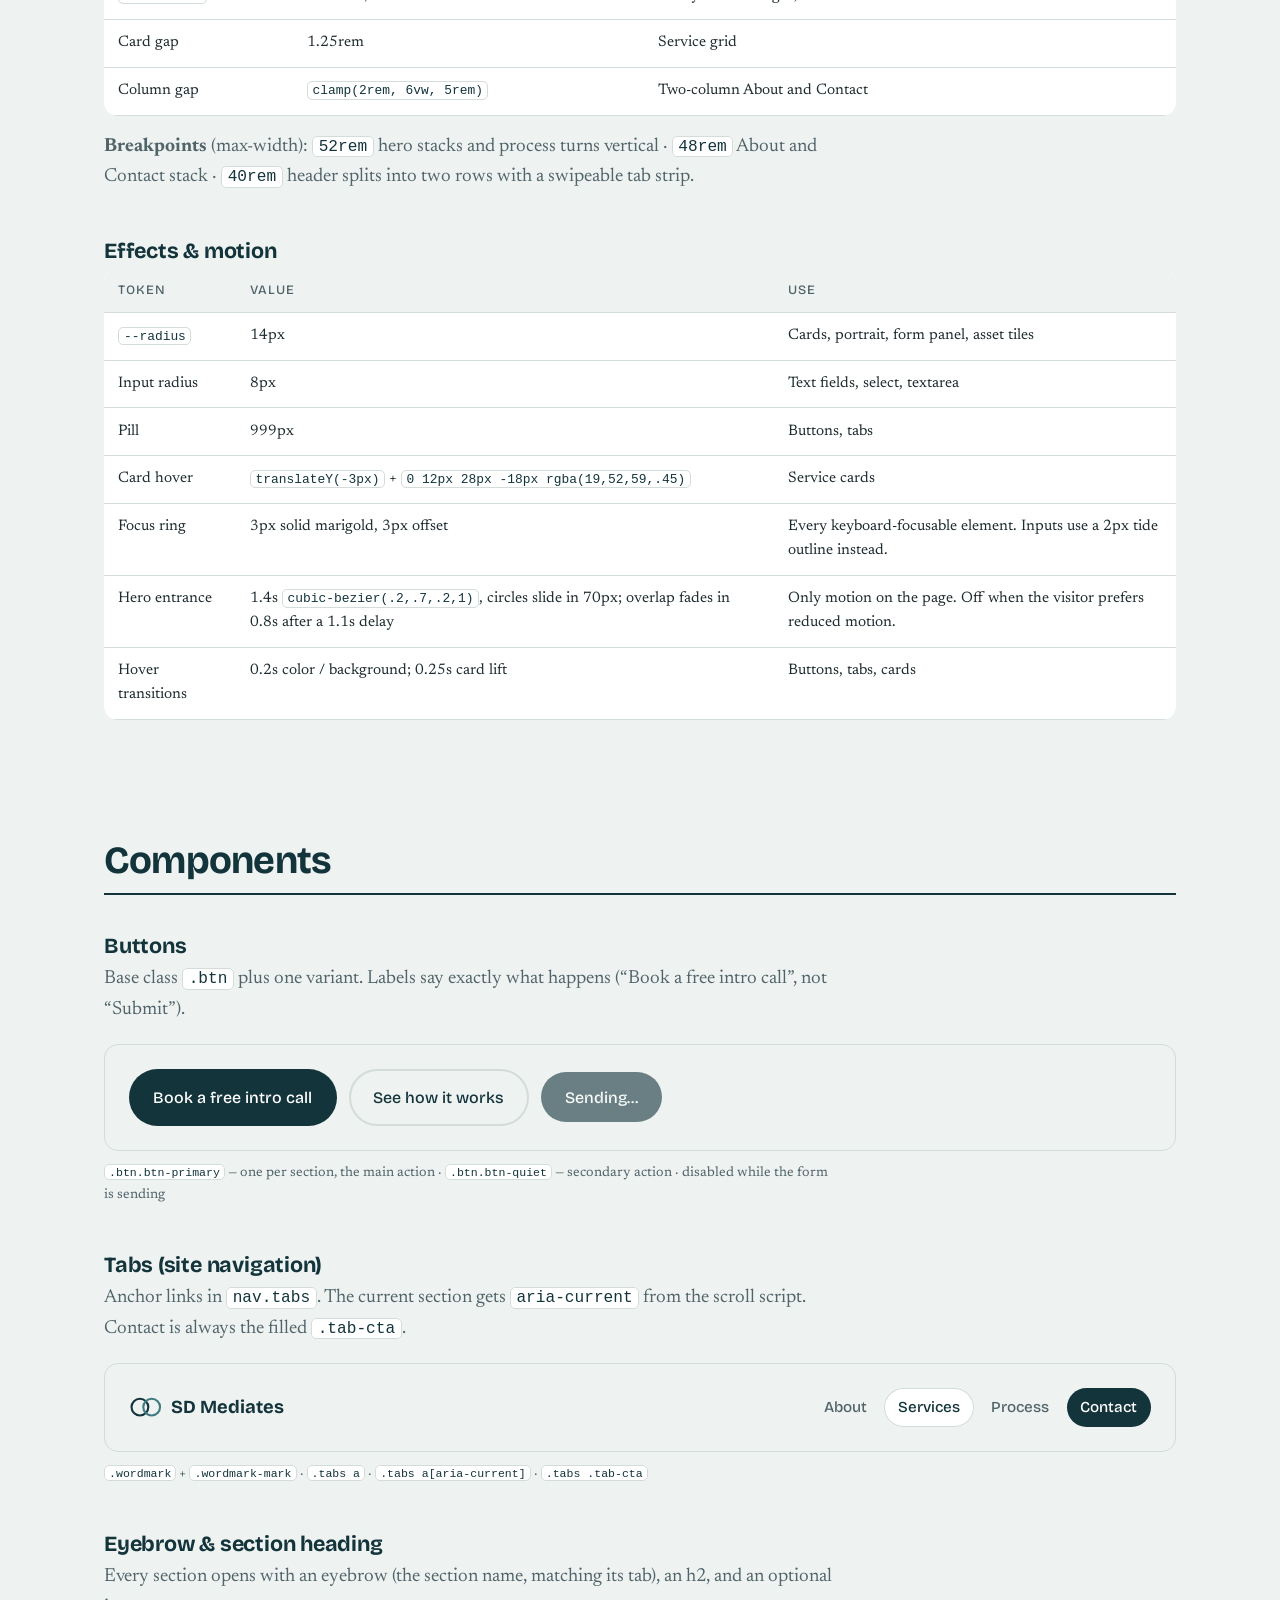
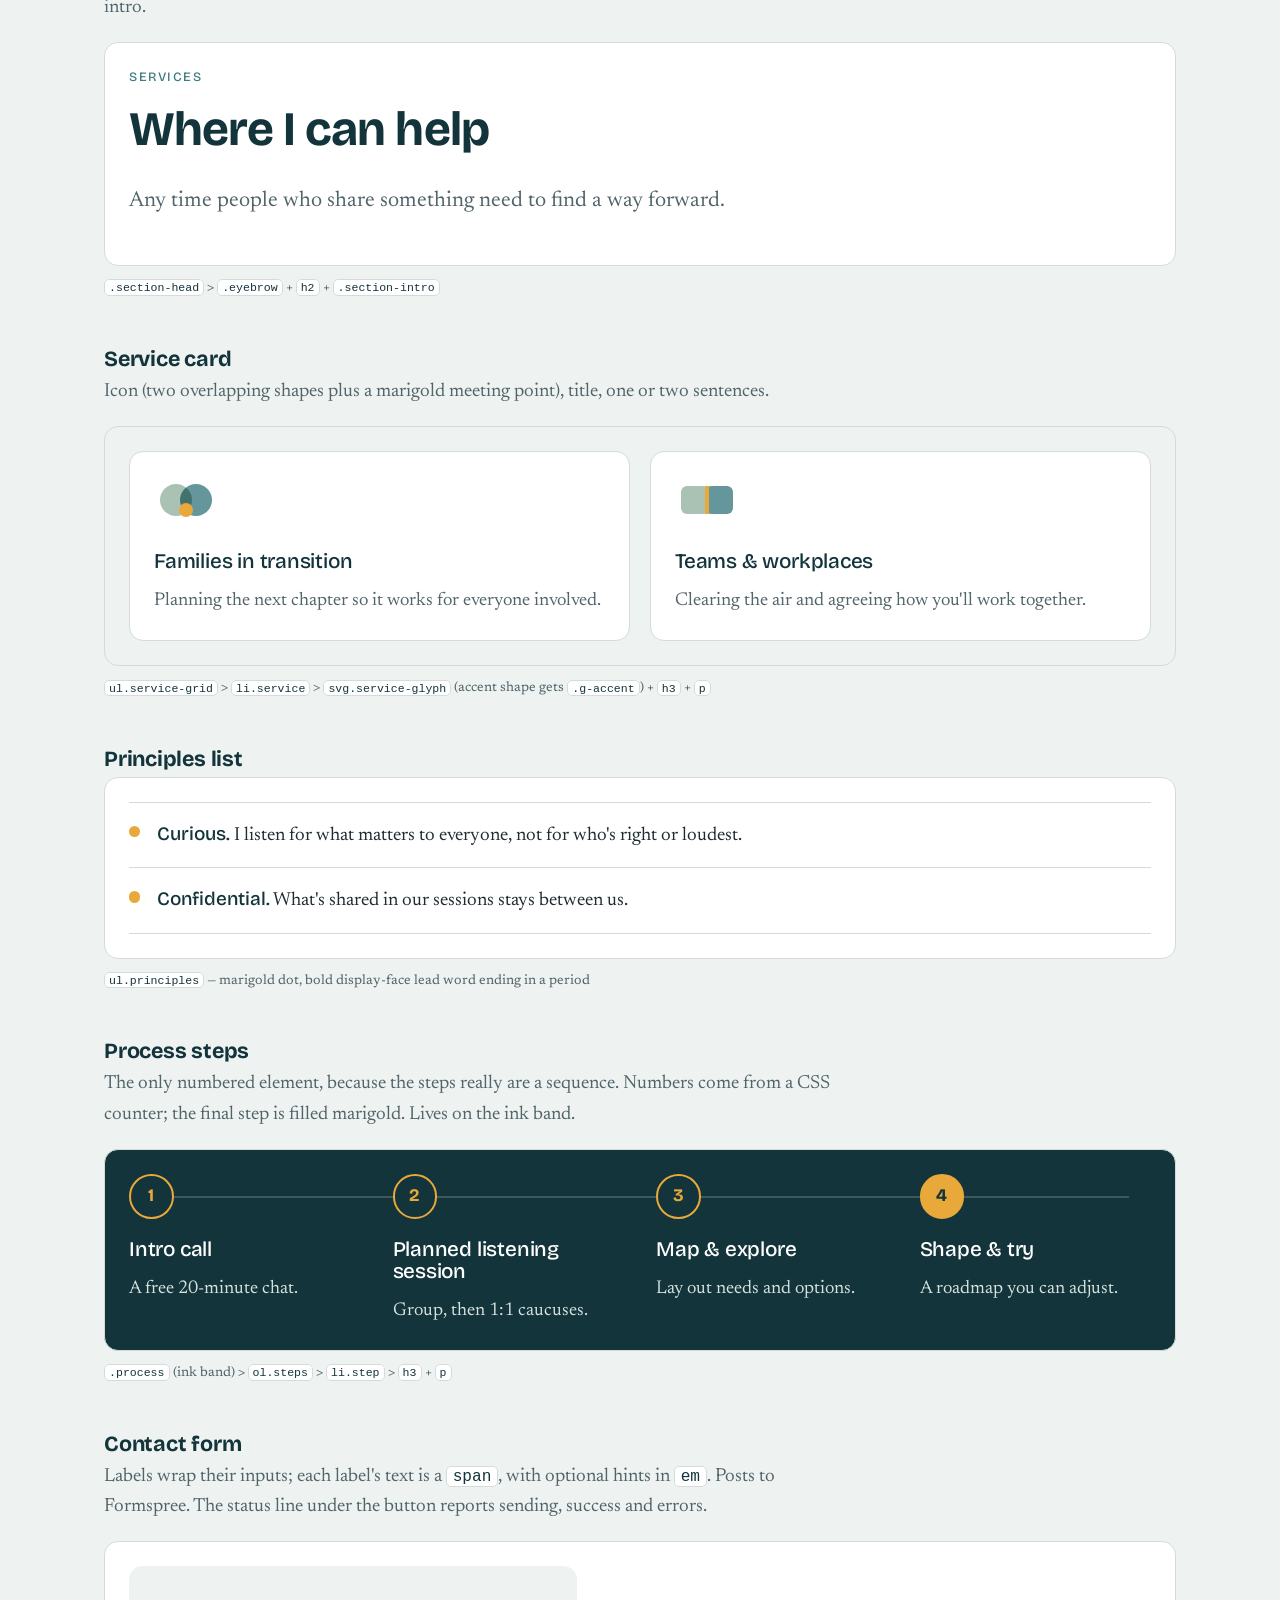
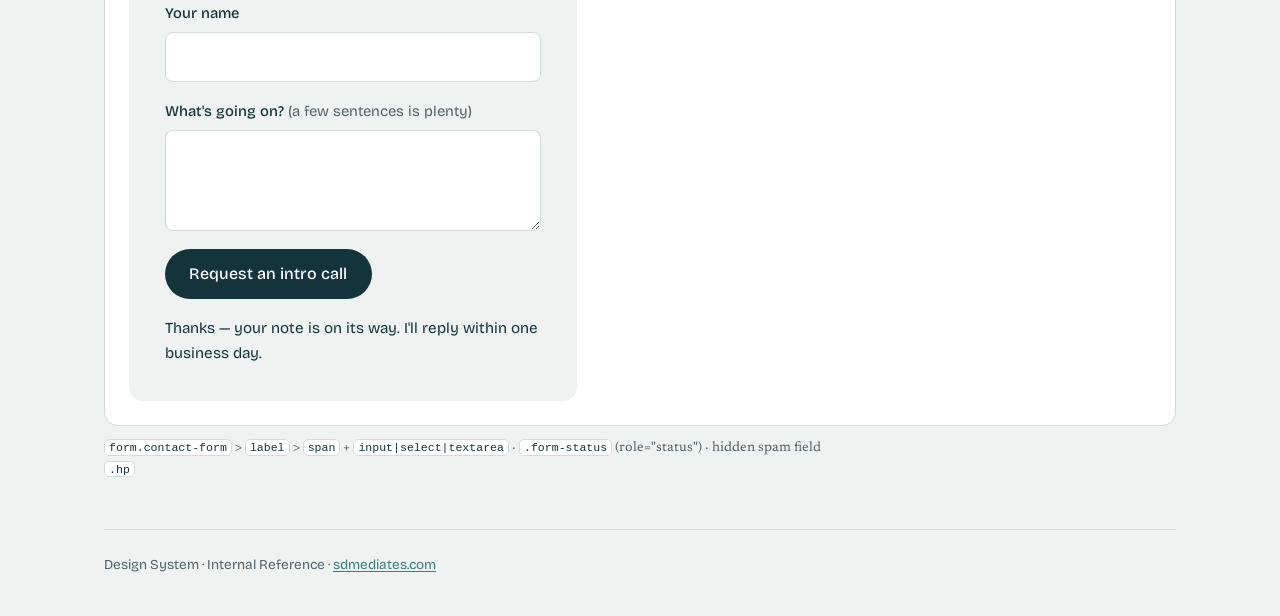
<file: design-system.html>
<!doctype html>
<html lang="en">
<head>
  <meta charset="utf-8">
  <meta name="viewport" content="width=device-width, initial-scale=1">
  <title>SD Mediates — Design System</title>
  <meta name="robots" content="noindex">
  <link rel="icon" href="images/brand/logo/sdm-favicon.svg" type="image/svg+xml">
  <link rel="preconnect" href="https://fonts.googleapis.com">
  <link rel="preconnect" href="https://fonts.gstatic.com" crossorigin>
  <link href="https://fonts.googleapis.com/css2?family=Bricolage+Grotesque:opsz,wght@12..96,500;12..96,700&family=Newsreader:ital,opsz,wght@0,6..72,400;0,6..72,500;1,6..72,400&display=swap" rel="stylesheet">
  <!-- The site's own stylesheet, so every token and component below is the real thing -->
  <link rel="stylesheet" href="css/styles.css">
  <style>
    /* Page-only styles for the reference layout. Nothing here belongs on the live site. */
    .ds-header { background: var(--ink); color: var(--mist); padding-block: 2.5rem 0; }
    .ds-header h1 { color: var(--paper); font-size: clamp(2rem, 4vw, 2.75rem); margin-bottom: 0.4rem; }
    .ds-header .eyebrow { color: var(--marigold); }
    .ds-header p { color: #a9bfba; max-width: 40rem; }
    .ds-nav { display: flex; flex-wrap: wrap; gap: 0.25rem 1.5rem; padding-block: 1.25rem; margin-top: 1.5rem; border-top: 1px solid rgba(255,255,255,.12); font-family: var(--font-display); font-size: 0.9rem; }
    .ds-nav span { color: var(--marigold); font-weight: 500; margin-right: 0.25rem; }
    .ds-nav a { color: var(--mist); text-decoration: none; }
    .ds-nav a:hover { text-decoration: underline; }
    .ds-nav .ds-group { display: flex; flex-wrap: wrap; gap: 0.25rem 0.9rem; }

    .ds-part { padding-block: 3.5rem 1rem; }
    .ds-part > .wrap > h2 { font-size: clamp(1.8rem, 3vw, 2.4rem); padding-bottom: 0.75rem; border-bottom: 2px solid var(--ink); }
    .ds-block { margin-block: 2.5rem 3rem; scroll-margin-top: 1rem; }
    .ds-block > h3 { font-size: 1.35rem; font-weight: 700; margin-bottom: 0.35rem; }
    .ds-block > p { color: var(--muted); max-width: 46rem; }

    code, .ds-code { font-family: ui-monospace, "SF Mono", Menlo, Consolas, monospace; font-size: 0.85em; background: var(--paper); border: 1px solid var(--line); border-radius: 5px; padding: 0.05em 0.35em; color: var(--ink); }
    .ds-table-wrap { overflow-x: auto; }
    .ds-table { width: 100%; border-collapse: collapse; font-size: 0.95rem; background: var(--paper); border-radius: var(--radius); overflow: hidden; }
    .ds-table th, .ds-table td { text-align: left; padding: 0.7rem 0.9rem; border-bottom: 1px solid var(--line); vertical-align: top; }
    .ds-table th { font-family: var(--font-display); font-weight: 500; font-size: 0.8rem; letter-spacing: 0.08em; text-transform: uppercase; color: var(--muted); background: var(--mist); }

    /* Assets */
    .ds-assets { display: grid; grid-template-columns: repeat(auto-fill, minmax(min(100%, 15rem), 1fr)); gap: 1rem; }
    .ds-asset { background: var(--paper); border: 1px solid var(--line); border-radius: var(--radius); overflow: hidden; display: flex; flex-direction: column; }
    .ds-asset-preview { aspect-ratio: 4 / 3; display: grid; place-items: center; padding: 1.25rem; background: var(--mist); }
    .ds-asset-preview.on-dark { background: var(--ink); }
    .ds-asset-preview img { max-height: 100%; width: auto; max-width: 80%; }
    .ds-asset-body { padding: 0.9rem 1rem 1rem; display: grid; gap: 0.35rem; font-size: 0.92rem; flex: 1; }
    .ds-asset-body strong { font-family: var(--font-display); font-weight: 500; color: var(--ink); }
    .ds-asset-body .ds-code { font-size: 0.75rem; word-break: break-all; justify-self: start; }
    .ds-asset-body a { font-family: var(--font-display); font-size: 0.85rem; margin-top: auto; }
    .ds-tag { justify-self: start; font-family: var(--font-display); font-size: 0.7rem; font-weight: 500; letter-spacing: 0.08em; text-transform: uppercase; padding: 0.2rem 0.55rem; border-radius: 999px; }
    .ds-tag.ready { background: #dfece6; color: #1f5b45; }
    .ds-tag.todo { background: #fbecd0; color: #7a4f06; }
    .ds-asset-preview.todo { background: repeating-linear-gradient(45deg, var(--mist), var(--mist) 10px, #e6ebe9 10px, #e6ebe9 20px); color: var(--muted); font-family: var(--font-display); font-size: 0.85rem; text-align: center; }

    /* Colors */
    .ds-strip { display: flex; border-radius: var(--radius); overflow: hidden; height: 5.5rem; margin-bottom: 1.5rem; border: 1px solid var(--line); }
    .ds-strip div { flex: 1; display: flex; align-items: flex-end; padding: 0.5rem 0.6rem; font-family: var(--font-display); font-size: 0.75rem; }
    .ds-swatch { display: inline-block; width: 1.4rem; height: 1.4rem; border-radius: 6px; border: 1px solid var(--line); vertical-align: middle; margin-right: 0.5rem; }

    /* Type */
    .ds-font { background: var(--paper); border: 1px solid var(--line); border-radius: var(--radius); padding: 1.5rem; margin-bottom: 1rem; }
    .ds-font .ds-specimen { font-size: clamp(2rem, 5vw, 3.25rem); line-height: 1.1; color: var(--ink); margin: 0.25rem 0 0.75rem; }
    .ds-font dl { display: grid; grid-template-columns: max-content 1fr; gap: 0.3rem 1rem; margin: 0; font-size: 0.92rem; }
    .ds-font dt { font-family: var(--font-display); color: var(--muted); }
    .ds-font dd { margin: 0; }

    /* Do / Don't */
    .ds-dodont { display: grid; grid-template-columns: repeat(auto-fit, minmax(min(100%, 18rem), 1fr)); gap: 1rem; }
    .ds-dodont > div { background: var(--paper); border-radius: var(--radius); padding: 1.1rem 1.25rem; border: 1px solid var(--line); border-top: 4px solid; }
    .ds-do { border-top-color: var(--tide) !important; }
    .ds-dont { border-top-color: #c0563a !important; }
    .ds-dodont h4 { font-family: var(--font-display); margin: 0 0 0.6rem; color: var(--ink); font-size: 1rem; }
    .ds-dodont ul { margin: 0; padding-left: 1.1rem; }
    .ds-dodont li { margin-bottom: 0.4rem; }

    /* Component demos */
    .ds-demo { background: var(--paper); border: 1px solid var(--line); border-radius: var(--radius); padding: 1.5rem; margin-bottom: 0.75rem; }
    .ds-demo.on-mist { background: var(--mist); }
    .ds-demo.on-ink { background: var(--ink); }
    .ds-row { display: flex; flex-wrap: wrap; gap: 0.75rem; align-items: center; }
    .ds-caption { font-size: 0.85rem; color: var(--muted); margin: 0 0 2rem; }
    .ds-demo .service-grid { grid-template-columns: repeat(auto-fit, minmax(min(100%, 14rem), 1fr)); }
    .ds-demo .tabs { flex-wrap: wrap; }
    .ds-demo .contact-form { max-width: 28rem; }

    .ds-footer { margin-top: 3rem; padding-block: 1.5rem; border-top: 1px solid var(--line); font-family: var(--font-display); font-size: 0.85rem; color: var(--muted); }
  </style>
</head>
<body>

  <header class="ds-header">
    <div class="wrap">
      <p class="eyebrow">SD Mediates</p>
      <h1>Design System</h1>
      <p>Brand assets, tokens and components for sdmediates.com. Everything below is rendered with the live site stylesheet (<code>css/styles.css</code>), so if it looks right here, it looks right on the site.</p>
      <nav class="ds-nav" aria-label="Design system sections">
        <div class="ds-group"><span>Brand</span><a href="#assets">Assets</a><a href="#to-make">To make</a><a href="#voice">Voice &amp; tone</a><a href="#naming">Naming</a></div>
        <div class="ds-group"><span>Tokens</span><a href="#colors">Colors</a><a href="#typography">Typography</a><a href="#layout">Spacing &amp; layout</a><a href="#effects">Effects &amp; motion</a></div>
        <div class="ds-group"><span>Components</span><a href="#buttons">Buttons</a><a href="#tabs">Tabs</a><a href="#headings">Headings</a><a href="#cards">Service card</a><a href="#principles">Principles</a><a href="#steps">Process steps</a><a href="#form">Form</a></div>
        <div class="ds-group"><a href="index.html">← Back to site</a></div>
      </nav>
    </div>
  </header>

  <!-- ================= BRAND ================= -->
  <section class="ds-part">
    <div class="wrap">
      <h2>Brand</h2>

      <div class="ds-block" id="assets">
        <h3>Brand assets</h3>
        <p>Standalone files with colors baked in, so they work outside the website (slides, print, social). On the site itself the same shapes are drawn inline so they can animate and follow the CSS tokens. If you change a shape, change it in both places.</p>

        <div class="ds-assets">
          <div class="ds-asset">
            <div class="ds-asset-preview"><img src="images/brand/logo/sdm-mark.svg" alt="SD Mediates mark: two overlapping rings"></div>
            <div class="ds-asset-body"><span class="ds-tag ready">Ready · SVG</span><strong>Mark — light backgrounds</strong><span class="ds-code">images/brand/logo/sdm-mark.svg</span><a href="images/brand/logo/sdm-mark.svg" download>Download SVG</a></div>
          </div>
          <div class="ds-asset">
            <div class="ds-asset-preview on-dark"><img src="images/brand/logo/sdm-mark-reversed.svg" alt="SD Mediates mark, reversed for dark backgrounds"></div>
            <div class="ds-asset-body"><span class="ds-tag ready">Ready · SVG</span><strong>Mark — dark backgrounds</strong><span class="ds-code">images/brand/logo/sdm-mark-reversed.svg</span><a href="images/brand/logo/sdm-mark-reversed.svg" download>Download SVG</a></div>
          </div>
          <div class="ds-asset">
            <div class="ds-asset-preview"><img src="images/brand/logo/sdm-favicon.svg" alt="SD Mediates favicon tile" style="max-width:40%"></div>
            <div class="ds-asset-body"><span class="ds-tag ready">Ready · SVG</span><strong>Favicon / app icon</strong><span class="ds-code">images/brand/logo/sdm-favicon.svg</span><a href="images/brand/logo/sdm-favicon.svg" download>Download SVG</a></div>
          </div>
          <div class="ds-asset">
            <div class="ds-asset-preview"><img src="images/brand/illustrations/venn-common-ground.svg" alt="Venn diagram: two circles with a marigold overlap"></div>
            <div class="ds-asset-body"><span class="ds-tag ready">Ready · SVG</span><strong>Venn — no labels</strong><span class="ds-code">images/brand/illustrations/venn-common-ground.svg</span><a href="images/brand/illustrations/venn-common-ground.svg" download>Download SVG</a></div>
          </div>
          <div class="ds-asset">
            <div class="ds-asset-preview"><img src="images/brand/illustrations/venn-common-ground-labeled.svg" alt="Venn diagram labeled Your view, Their view, What's possible"></div>
            <div class="ds-asset-body"><span class="ds-tag ready">Ready · SVG (live text)</span><strong>Venn — labeled</strong><span class="ds-code">images/brand/illustrations/venn-common-ground-labeled.svg</span><a href="images/brand/illustrations/venn-common-ground-labeled.svg" download>Download SVG</a></div>
          </div>
          <div class="ds-asset">
            <div class="ds-asset-preview"><img src="images/brand/icons/icon-families.svg" alt="Families in transition icon"></div>
            <div class="ds-asset-body"><span class="ds-tag ready">Ready · SVG</span><strong>Icon — Families in transition</strong><span class="ds-code">images/brand/icons/icon-families.svg</span><a href="images/brand/icons/icon-families.svg" download>Download SVG</a></div>
          </div>
          <div class="ds-asset">
            <div class="ds-asset-preview"><img src="images/brand/icons/icon-teams.svg" alt="Teams and workplaces icon"></div>
            <div class="ds-asset-body"><span class="ds-tag ready">Ready · SVG</span><strong>Icon — Teams &amp; workplaces</strong><span class="ds-code">images/brand/icons/icon-teams.svg</span><a href="images/brand/icons/icon-teams.svg" download>Download SVG</a></div>
          </div>
          <div class="ds-asset">
            <div class="ds-asset-preview"><img src="images/brand/icons/icon-partners.svg" alt="Partners and co-founders icon"></div>
            <div class="ds-asset-body"><span class="ds-tag ready">Ready · SVG</span><strong>Icon — Partners &amp; co-founders</strong><span class="ds-code">images/brand/icons/icon-partners.svg</span><a href="images/brand/icons/icon-partners.svg" download>Download SVG</a></div>
          </div>
          <div class="ds-asset">
            <div class="ds-asset-preview"><img src="images/brand/icons/icon-neighbors.svg" alt="Neighbors and communities icon"></div>
            <div class="ds-asset-body"><span class="ds-tag ready">Ready · SVG</span><strong>Icon — Neighbors &amp; communities</strong><span class="ds-code">images/brand/icons/icon-neighbors.svg</span><a href="images/brand/icons/icon-neighbors.svg" download>Download SVG</a></div>
          </div>
          <div class="ds-asset">
            <div class="ds-asset-preview"><img src="images/shelton-davis.jpg" alt="Shelton Davis headshot"></div>
            <div class="ds-asset-body"><span class="ds-tag ready">Ready · JPG 960×1120</span><strong>Headshot (web)</strong><span class="ds-code">images/shelton-davis.jpg</span><a href="images/shelton-davis.jpg" download>Download JPG</a></div>
          </div>
        </div>
      </div>

      <div class="ds-block" id="to-make">
        <h3>To make</h3>
        <p>Not created yet. Each needs exporting from a design tool (Figma, Illustrator) because it either uses outlined type or is a raster size the site expects.</p>
        <div class="ds-table-wrap">
          <table class="ds-table">
            <thead><tr><th>Asset</th><th>Format &amp; size</th><th>File name</th><th>Notes</th></tr></thead>
            <tbody>
              <tr><td><strong>Wordmark — horizontal</strong></td><td>SVG (text outlined)</td><td><code>logo/sdm-wordmark.svg</code></td><td>Mark + “SD Mediates” in Bricolage Grotesque 700. Gap between mark and text ≈ 0.55× the text height (matches the site header).</td></tr>
              <tr><td><strong>Wordmark — reversed</strong></td><td>SVG (text outlined)</td><td><code>logo/sdm-wordmark-reversed.svg</code></td><td>Mist text, reversed mark, for the ink background.</td></tr>
              <tr><td><strong>Wordmark — stacked</strong></td><td>SVG (text outlined)</td><td><code>logo/sdm-wordmark-stacked.svg</code></td><td>Mark above text, centered. For square spaces (social avatars, print).</td></tr>
              <tr><td><strong>Logo PNGs</strong></td><td>PNG, transparent, 1× + 2×</td><td><code>logo/sdm-wordmark@2x.png</code> etc.</td><td>For tools that won't take SVG (email signature, Google Workspace, Stripe, LinkedIn).</td></tr>
              <tr><td><strong>Favicon PNGs</strong></td><td>PNG 32×32, 48×48</td><td><code>favicon-32.png</code>, <code>favicon-48.png</code></td><td>Export from <code>sdm-favicon.svg</code>. Fallback for older browsers and Google search results.</td></tr>
              <tr><td><strong>Apple touch icon</strong></td><td>PNG 180×180, no transparency</td><td><code>apple-touch-icon.png</code></td><td>Export from <code>sdm-favicon.svg</code> on a solid mist square (iOS adds its own rounded corners).</td></tr>
              <tr><td><strong>Social share image</strong></td><td>PNG or JPG 1200×630</td><td><code>og-image.png</code></td><td>Shown when the link is shared (iMessage, LinkedIn, Slack). Suggest: Venn + “Less me vs. you. More us vs. the problem.” + wordmark on mist.</td></tr>
              <tr><td><strong>Social avatar</strong></td><td>PNG 400×400</td><td><code>sdm-avatar.png</code></td><td>Stacked wordmark or mark on mist, for profiles.</td></tr>
              <tr><td><strong>Email signature logo</strong></td><td>PNG ≈ 300×80 (@2x)</td><td><code>sdm-email-sig@2x.png</code></td><td>Horizontal wordmark for the hello@ signature.</td></tr>
              <tr><td><strong>Process step icons</strong> <em>(optional)</em></td><td>SVG</td><td><code>icons/step-1…4.svg</code></td><td>Steps are currently CSS numbered circles. Only needed if you want them in slides or handouts.</td></tr>
            </tbody>
          </table>
        </div>
      </div>

      <div class="ds-block" id="voice">
        <h3>Voice &amp; tone</h3>
        <p>Warm, plain and collaborative. Mediation framed as a design sprint people do together, not a legal fight. Lower the temperature; name needs and possibilities rather than sides and winners.</p>
        <div class="ds-dodont">
          <div class="ds-do">
            <h4>Do</h4>
            <ul>
              <li>“Less me vs. you. More us vs. the problem.”</li>
              <li>“I guide the conversation and help you design what comes next.”</li>
              <li>Use design words: map, explore, shape, try, roadmap, first version.</li>
              <li>Talk about views, needs and what's possible.</li>
              <li>Write in the first person (“I”) and talk to the reader (“you”).</li>
            </ul>
          </div>
          <div class="ds-dont">
            <h4>Don't</h4>
            <ul>
              <li>“Settle it out of court.” / “Avoid litigation.”</li>
              <li>Sides, parties, opponents, disputes, cases, winning.</li>
              <li>Legal or clinical jargon unless it's explained (e.g. “caucus” is OK with “1:1 meeting” next to it).</li>
              <li>Urgency or fear: “Before it's too late!”</li>
              <li>Promise outcomes. Mediation is voluntary and people design their own result.</li>
            </ul>
          </div>
        </div>
      </div>

      <div class="ds-block" id="naming">
        <h3>Naming</h3>
        <div class="ds-table-wrap">
          <table class="ds-table">
            <thead><tr><th>Use</th><th>Not</th><th>Notes</th></tr></thead>
            <tbody>
              <tr><td>SD Mediates</td><td>SDMediates, SD mediates, SDM</td><td>Two words, capital S D M. “SDM” only in file names.</td></tr>
              <tr><td>Shelton Davis, MID</td><td>Shelton Davis M.I.D.</td><td>Credential after a comma, no periods.</td></tr>
              <tr><td>intro call</td><td>consultation, free consult</td><td>Always “free 20-minute intro call” on first mention.</td></tr>
              <tr><td>Families in transition · Teams &amp; workplaces · Partners &amp; co-founders · Neighbors &amp; communities</td><td>Family law, workplace disputes, business disputes</td><td>The four service names. Use the same words in the form dropdown.</td></tr>
              <tr><td>Intro call → Planned listening session → Map &amp; explore → Shape &amp; try</td><td>—</td><td>The four process steps, in sentence case.</td></tr>
              <tr><td>hello@sdmediates.com</td><td>—</td><td>Public contact address.</td></tr>
              <tr><td>SD Mediates, an Empathy Lab, Inc. Company</td><td>—</td><td>Legal line for footers and documents.</td></tr>
            </tbody>
          </table>
        </div>
      </div>
    </div>
  </section>

  <!-- ================= TOKENS ================= -->
  <section class="ds-part">
    <div class="wrap">
      <h2>Tokens</h2>

      <div class="ds-block" id="colors">
        <h3>Colors</h3>
        <p>Calm teals and sage, with <strong>one</strong> warm accent. Marigold is reserved for “common ground” moments: the Venn overlap, principle bullets, the last process step, focus rings. Don't use it for decoration.</p>
        <div class="ds-strip" aria-hidden="true">
          <div style="background:#13343b;color:#eef2f0">#13343B</div>
          <div style="background:#3e7c82;color:#fff">#3E7C82</div>
          <div style="background:#a9c2b4;color:#13343b">#A9C2B4</div>
          <div style="background:#e9a93a;color:#13343b">#E9A93A</div>
          <div style="background:#eef2f0;color:#13343b">#EEF2F0</div>
          <div style="background:#ffffff;color:#13343b">#FFFFFF</div>
        </div>
        <div class="ds-table-wrap">
          <table class="ds-table">
            <thead><tr><th>Token</th><th>Hex</th><th>Role</th></tr></thead>
            <tbody>
              <tr><td colspan="3"><strong>Brand</strong></td></tr>
              <tr><td><span class="ds-swatch" style="background:#13343b"></span><code>--ink</code></td><td>#13343B</td><td>Headings, primary buttons, process band, mark ring 1</td></tr>
              <tr><td><span class="ds-swatch" style="background:#3e7c82"></span><code>--tide</code></td><td>#3E7C82</td><td>Links, eyebrows, “their view”, hover state, mark ring 2</td></tr>
              <tr><td><span class="ds-swatch" style="background:#a9c2b4"></span><code>--sage</code></td><td>#A9C2B4</td><td>“Your view”, icon base shapes, portrait backdrop</td></tr>
              <tr><td><span class="ds-swatch" style="background:#e9a93a"></span><code>--marigold</code></td><td>#E9A93A</td><td>The single accent: overlap / common ground, focus ring</td></tr>
              <tr><td colspan="3"><strong>Neutrals</strong></td></tr>
              <tr><td><span class="ds-swatch" style="background:#eef2f0"></span><code>--mist</code></td><td>#EEF2F0</td><td>Page background, alternating sections, form panel</td></tr>
              <tr><td><span class="ds-swatch" style="background:#ffffff"></span><code>--paper</code></td><td>#FFFFFF</td><td>Cards, About and Contact sections, inputs</td></tr>
              <tr><td><span class="ds-swatch" style="background:#1e2b2f"></span><code>--text</code></td><td>#1E2B2F</td><td>Body text</td></tr>
              <tr><td><span class="ds-swatch" style="background:#51646a"></span><code>--muted</code></td><td>#51646A</td><td>Secondary text, captions, intro paragraphs</td></tr>
              <tr><td><span class="ds-swatch" style="background:#d3dcd8"></span><code>--line</code></td><td>#D3DCD8</td><td>Borders, dividers</td></tr>
              <tr><td colspan="3"><strong>On ink (process band)</strong></td></tr>
              <tr><td><span class="ds-swatch" style="background:#d6e2de"></span>body on ink</td><td>#D6E2DE</td><td>Paragraph text on <code>--ink</code></td></tr>
              <tr><td><span class="ds-swatch" style="background:#a9bfba"></span>muted on ink</td><td>#A9BFBA</td><td>Intro text on <code>--ink</code></td></tr>
            </tbody>
          </table>
        </div>
      </div>

      <div class="ds-block" id="typography">
        <h3>Typography</h3>
        <p>Both families are free under the SIL Open Font License, served from Google Fonts. Display for headings and UI labels, serif for reading.</p>

        <div class="ds-font">
          <p class="eyebrow">Display · <code>--font-display</code></p>
          <p class="ds-specimen" style="font-family:var(--font-display);font-weight:700;letter-spacing:-0.02em">Bricolage Grotesque</p>
          <dl>
            <dt>Weights used</dt><dd>500 (labels, h3, buttons) · 700 (h1, h2, wordmark)</dd>
            <dt>Used for</dt><dd>Headings, wordmark, navigation, buttons, eyebrows, form labels, captions</dd>
            <dt>Fallback</dt><dd>“Avenir Next”, “Segoe UI”, system-ui, sans-serif</dd>
            <dt>Get it</dt><dd><a href="https://fonts.google.com/specimen/Bricolage+Grotesque">fonts.google.com/specimen/Bricolage+Grotesque</a></dd>
          </dl>
        </div>
        <div class="ds-font">
          <p class="eyebrow">Body · <code>--font-body</code></p>
          <p class="ds-specimen" style="font-family:var(--font-body)">Newsreader <em>italic</em></p>
          <dl>
            <dt>Weights used</dt><dd>400 regular, 400 italic, 500</dd>
            <dt>Used for</dt><dd>Paragraphs, card descriptions, contact details, inputs</dd>
            <dt>Fallback</dt><dd>Georgia, “Times New Roman”, serif</dd>
            <dt>Get it</dt><dd><a href="https://fonts.google.com/specimen/Newsreader">fonts.google.com/specimen/Newsreader</a></dd>
          </dl>
        </div>

        <div class="ds-table-wrap">
          <table class="ds-table">
            <thead><tr><th>Role</th><th>Size</th><th>Weight / style</th><th>Sample</th></tr></thead>
            <tbody>
              <tr><td>h1 (hero)</td><td><code>clamp(2.6rem, 6vw, 4.75rem)</code><br>≈ 42–76px</td><td>Display 700, −0.02em, line-height 1.08</td><td style="font-family:var(--font-display);font-weight:700;font-size:2.2rem;color:var(--ink);letter-spacing:-0.02em;line-height:1.08">Less me vs. you.</td></tr>
              <tr><td>h2 (section)</td><td><code>clamp(2rem, 4vw, 3rem)</code><br>≈ 32–48px</td><td>Display 700, −0.02em</td><td style="font-family:var(--font-display);font-weight:700;font-size:1.8rem;color:var(--ink);letter-spacing:-0.02em">Where I can help</td></tr>
              <tr><td>h3 (card, step)</td><td><code>1.3rem</code> ≈ 21px</td><td>Display 500, −0.01em</td><td style="font-family:var(--font-display);font-weight:500;font-size:1.3rem;color:var(--ink)">Map &amp; explore</td></tr>
              <tr><td>Lede</td><td><code>clamp(1.15rem, …, 1.35rem)</code></td><td>Body 400, muted</td><td style="font-size:1.25rem;color:var(--muted)">When a conversation gets stuck…</td></tr>
              <tr><td>Body ★</td><td><code>clamp(1.0625rem, …, 1.1875rem)</code><br>≈ 17–19px, line-height 1.6</td><td>Body 400</td><td>I bring that practice to mediation.</td></tr>
              <tr><td>Eyebrow</td><td><code>0.8rem</code> ≈ 13px</td><td>Display 500, uppercase, +0.12em, tide</td><td><span class="eyebrow" style="margin:0">Process</span></td></tr>
              <tr><td>Caption / footer</td><td><code>0.85rem</code> ≈ 14px</td><td>Display 400, muted</td><td style="font-family:var(--font-display);font-size:0.85rem;color:var(--muted)">Shelton Davis, MID · Mediator</td></tr>
            </tbody>
          </table>
        </div>
      </div>

      <div class="ds-block" id="layout">
        <h3>Spacing &amp; layout</h3>
        <p>Fluid rather than a fixed step scale: spacing grows with the viewport between a phone minimum and a desktop maximum.</p>
        <div class="ds-table-wrap">
          <table class="ds-table">
            <thead><tr><th>Token</th><th>Value</th><th>Use</th></tr></thead>
            <tbody>
              <tr><td><code>--wrap</code></td><td>72rem (1152px)</td><td>Max content width</td></tr>
              <tr><td><code>--gutter</code></td><td><code>clamp(1rem, 4vw, 2.5rem)</code></td><td>Side padding: 16px on phones, 40px on desktop</td></tr>
              <tr><td><code>--section-y</code></td><td><code>clamp(4rem, 9vw, 7.5rem)</code></td><td>Top/bottom padding of every section</td></tr>
              <tr><td><code>--header-h</code></td><td>4.25rem; 6.5rem under 40rem</td><td>Sticky tab bar height, also the anchor scroll offset</td></tr>
              <tr><td>Card gap</td><td>1.25rem</td><td>Service grid</td></tr>
              <tr><td>Column gap</td><td><code>clamp(2rem, 6vw, 5rem)</code></td><td>Two-column About and Contact</td></tr>
            </tbody>
          </table>
        </div>
        <p style="margin-top:1rem"><strong>Breakpoints</strong> (max-width): <code>52rem</code> hero stacks and process turns vertical · <code>48rem</code> About and Contact stack · <code>40rem</code> header splits into two rows with a swipeable tab strip.</p>
      </div>

      <div class="ds-block" id="effects">
        <h3>Effects &amp; motion</h3>
        <div class="ds-table-wrap">
          <table class="ds-table">
            <thead><tr><th>Token</th><th>Value</th><th>Use</th></tr></thead>
            <tbody>
              <tr><td><code>--radius</code></td><td>14px</td><td>Cards, portrait, form panel, asset tiles</td></tr>
              <tr><td>Input radius</td><td>8px</td><td>Text fields, select, textarea</td></tr>
              <tr><td>Pill</td><td>999px</td><td>Buttons, tabs</td></tr>
              <tr><td>Card hover</td><td><code>translateY(-3px)</code> + <code>0 12px 28px -18px rgba(19,52,59,.45)</code></td><td>Service cards</td></tr>
              <tr><td>Focus ring</td><td>3px solid marigold, 3px offset</td><td>Every keyboard-focusable element. Inputs use a 2px tide outline instead.</td></tr>
              <tr><td>Hero entrance</td><td>1.4s <code>cubic-bezier(.2,.7,.2,1)</code>, circles slide in 70px; overlap fades in 0.8s after a 1.1s delay</td><td>Only motion on the page. Off when the visitor prefers reduced motion.</td></tr>
              <tr><td>Hover transitions</td><td>0.2s color / background; 0.25s card lift</td><td>Buttons, tabs, cards</td></tr>
            </tbody>
          </table>
        </div>
      </div>
    </div>
  </section>

  <!-- ================= COMPONENTS ================= -->
  <section class="ds-part">
    <div class="wrap">
      <h2>Components</h2>

      <div class="ds-block" id="buttons">
        <h3>Buttons</h3>
        <p>Base class <code>.btn</code> plus one variant. Labels say exactly what happens (“Book a free intro call”, not “Submit”).</p>
        <div class="ds-demo on-mist"><div class="ds-row">
          <a class="btn btn-primary" href="#buttons">Book a free intro call</a>
          <a class="btn btn-quiet" href="#buttons">See how it works</a>
          <button class="btn btn-primary" type="button" disabled style="opacity:.6;cursor:not-allowed">Sending…</button>
        </div></div>
        <p class="ds-caption"><code>.btn.btn-primary</code> — one per section, the main action · <code>.btn.btn-quiet</code> — secondary action · disabled while the form is sending</p>
      </div>

      <div class="ds-block" id="tabs">
        <h3>Tabs (site navigation)</h3>
        <p>Anchor links in <code>nav.tabs</code>. The current section gets <code>aria-current</code> from the scroll script. Contact is always the filled <code>.tab-cta</code>.</p>
        <div class="ds-demo on-mist">
          <div class="ds-row" style="justify-content:space-between">
            <span class="wordmark"><svg class="wordmark-mark" viewBox="0 0 40 24" aria-hidden="true"><circle cx="13" cy="12" r="10"/><circle cx="27" cy="12" r="10"/></svg>SD Mediates</span>
            <nav class="tabs" aria-label="Example tabs">
              <a href="#tabs">About</a>
              <a href="#tabs" aria-current="true">Services</a>
              <a href="#tabs">Process</a>
              <a href="#tabs" class="tab-cta">Contact</a>
            </nav>
          </div>
        </div>
        <p class="ds-caption"><code>.wordmark</code> + <code>.wordmark-mark</code> · <code>.tabs a</code> · <code>.tabs a[aria-current]</code> · <code>.tabs .tab-cta</code></p>
      </div>

      <div class="ds-block" id="headings">
        <h3>Eyebrow &amp; section heading</h3>
        <p>Every section opens with an eyebrow (the section name, matching its tab), an h2, and an optional intro.</p>
        <div class="ds-demo">
          <div class="section-head" style="margin-bottom:0">
            <p class="eyebrow">Services</p>
            <h2>Where I can help</h2>
            <p class="section-intro">Any time people who share something need to find a way forward.</p>
          </div>
        </div>
        <p class="ds-caption"><code>.section-head</code> &gt; <code>.eyebrow</code> + <code>h2</code> + <code>.section-intro</code></p>
      </div>

      <div class="ds-block" id="cards">
        <h3>Service card</h3>
        <p>Icon (two overlapping shapes plus a marigold meeting point), title, one or two sentences.</p>
        <div class="ds-demo on-mist">
          <ul class="service-grid">
            <li class="service">
              <svg class="service-glyph" viewBox="0 0 64 40" aria-hidden="true"><circle cx="22" cy="20" r="16"/><circle cx="42" cy="20" r="16"/><circle cx="32" cy="30" r="7" class="g-accent"/></svg>
              <h3>Families in transition</h3>
              <p>Planning the next chapter so it works for everyone involved.</p>
            </li>
            <li class="service">
              <svg class="service-glyph" viewBox="0 0 64 40" aria-hidden="true"><rect x="6" y="6" width="28" height="28" rx="6"/><rect x="30" y="6" width="28" height="28" rx="6"/><rect x="30" y="6" width="4" height="28" class="g-accent"/></svg>
              <h3>Teams &amp; workplaces</h3>
              <p>Clearing the air and agreeing how you'll work together.</p>
            </li>
          </ul>
        </div>
        <p class="ds-caption"><code>ul.service-grid</code> &gt; <code>li.service</code> &gt; <code>svg.service-glyph</code> (accent shape gets <code>.g-accent</code>) + <code>h3</code> + <code>p</code></p>
      </div>

      <div class="ds-block" id="principles">
        <h3>Principles list</h3>
        <div class="ds-demo">
          <ul class="principles" style="margin-top:0">
            <li><strong>Curious.</strong> I listen for what matters to everyone, not for who's right or loudest.</li>
            <li><strong>Confidential.</strong> What's shared in our sessions stays between us.</li>
          </ul>
        </div>
        <p class="ds-caption"><code>ul.principles</code> — marigold dot, bold display-face lead word ending in a period</p>
      </div>

      <div class="ds-block" id="steps">
        <h3>Process steps</h3>
        <p>The only numbered element, because the steps really are a sequence. Numbers come from a CSS counter; the final step is filled marigold. Lives on the ink band.</p>
        <div class="ds-demo on-ink process">
          <ol class="steps">
            <li class="step"><h3>Intro call</h3><p>A free 20-minute chat.</p></li>
            <li class="step"><h3>Planned listening session</h3><p>Group, then 1:1 caucuses.</p></li>
            <li class="step"><h3>Map &amp; explore</h3><p>Lay out needs and options.</p></li>
            <li class="step"><h3>Shape &amp; try</h3><p>A roadmap you can adjust.</p></li>
          </ol>
        </div>
        <p class="ds-caption"><code>.process</code> (ink band) &gt; <code>ol.steps</code> &gt; <code>li.step</code> &gt; <code>h3</code> + <code>p</code></p>
      </div>

      <div class="ds-block" id="form">
        <h3>Contact form</h3>
        <p>Labels wrap their inputs; each label's text is a <code>span</code>, with optional hints in <code>em</code>. Posts to Formspree. The status line under the button reports sending, success and errors.</p>
        <div class="ds-demo">
          <form class="contact-form" onsubmit="return false">
            <label><span>Your name</span><input type="text"></label>
            <label><span>What's going on? <em>(a few sentences is plenty)</em></span><textarea rows="3"></textarea></label>
            <button class="btn btn-primary" type="button">Request an intro call</button>
            <p class="form-status">Thanks — your note is on its way. I'll reply within one business day.</p>
          </form>
        </div>
        <p class="ds-caption"><code>form.contact-form</code> &gt; <code>label</code> &gt; <code>span</code> + <code>input|select|textarea</code> · <code>.form-status</code> (role="status") · hidden spam field <code>.hp</code></p>
      </div>

      <footer class="ds-footer">Design System · Internal Reference · <a href="index.html">sdmediates.com</a></footer>
    </div>
  </section>

</body>
</html>
</file>
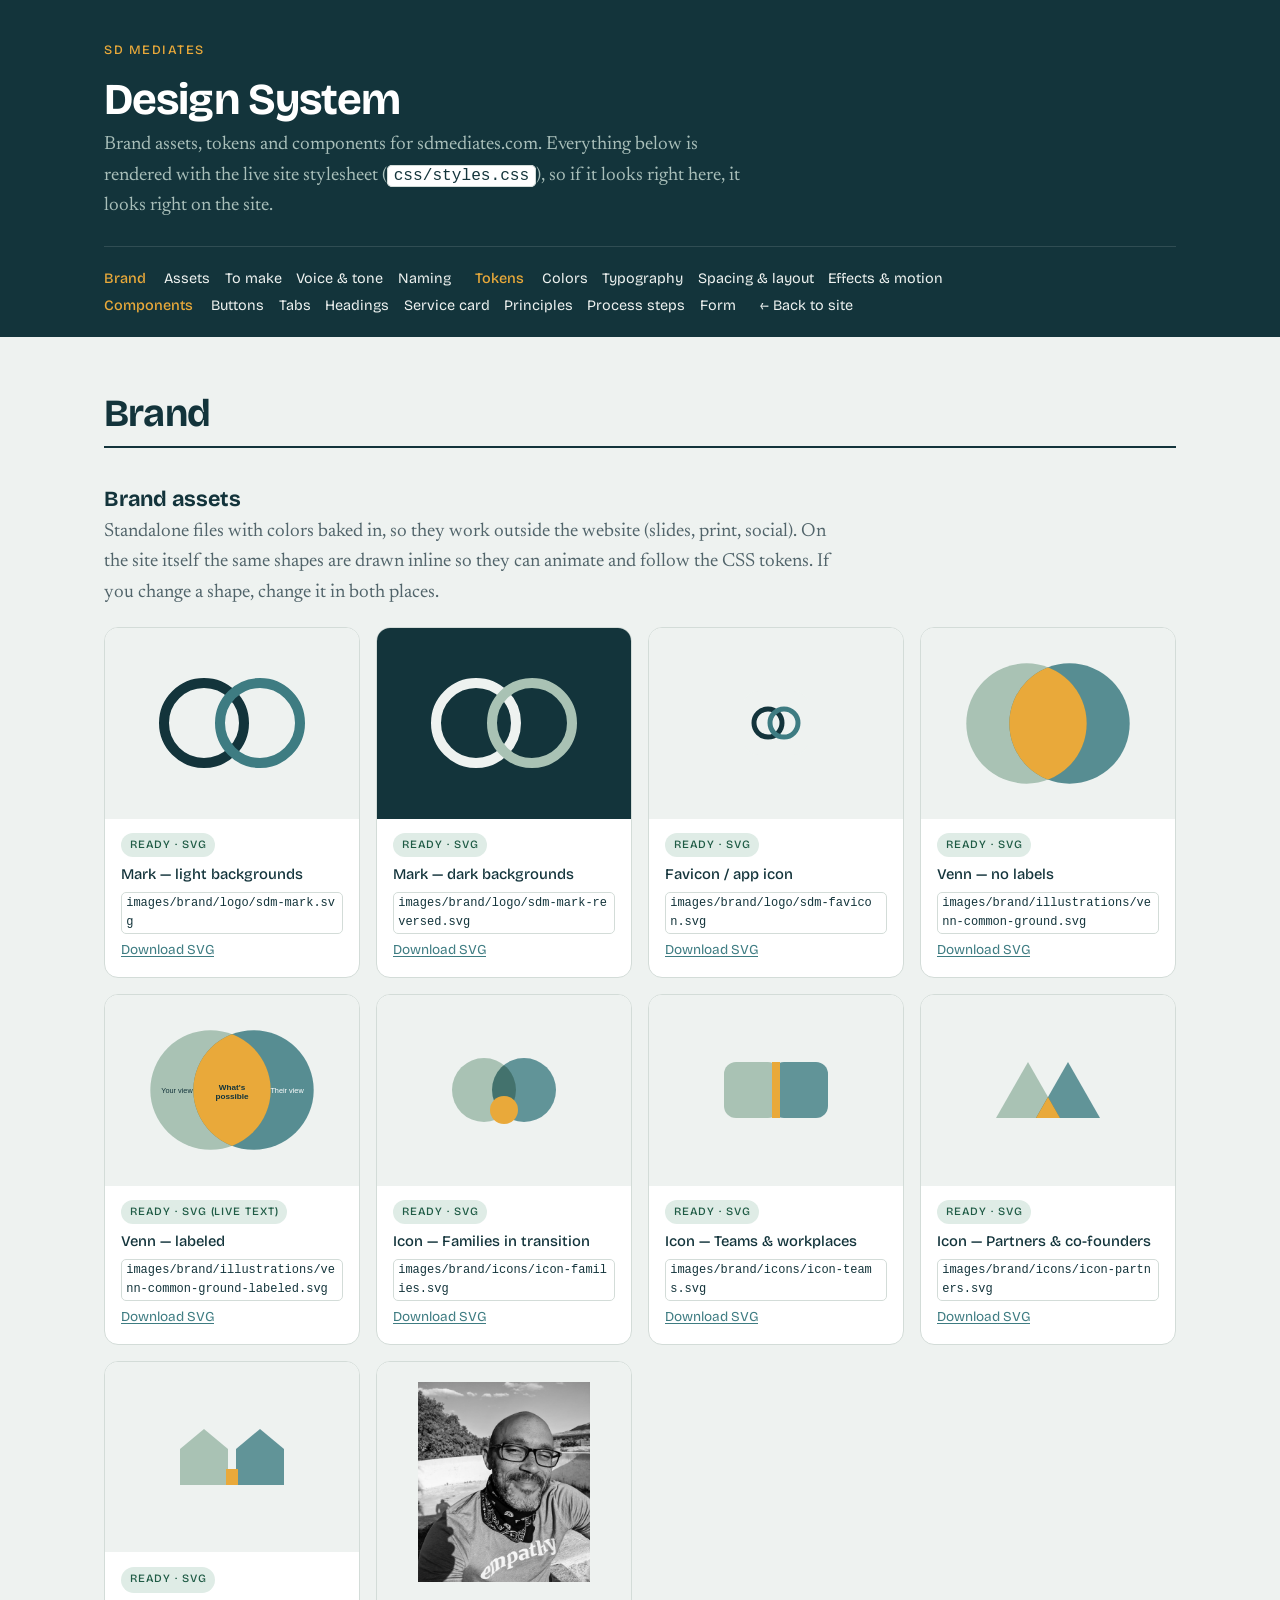
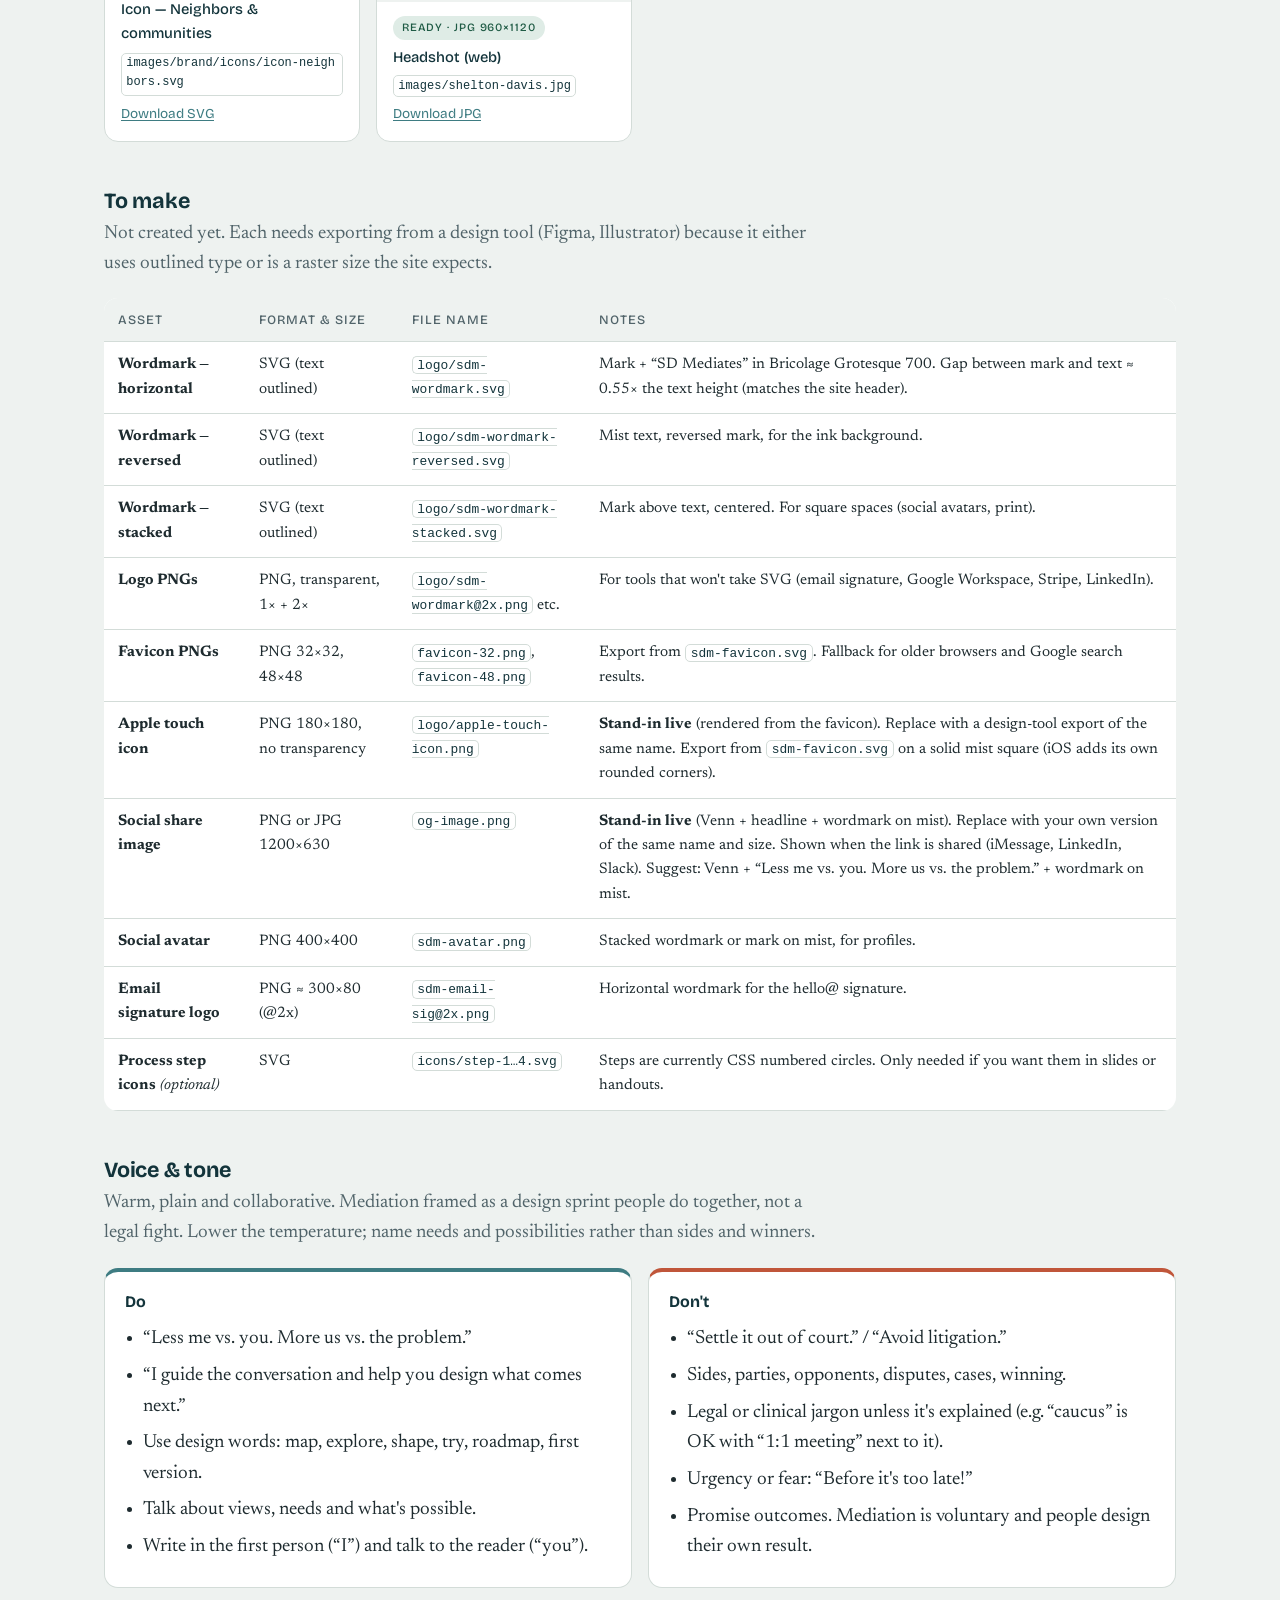
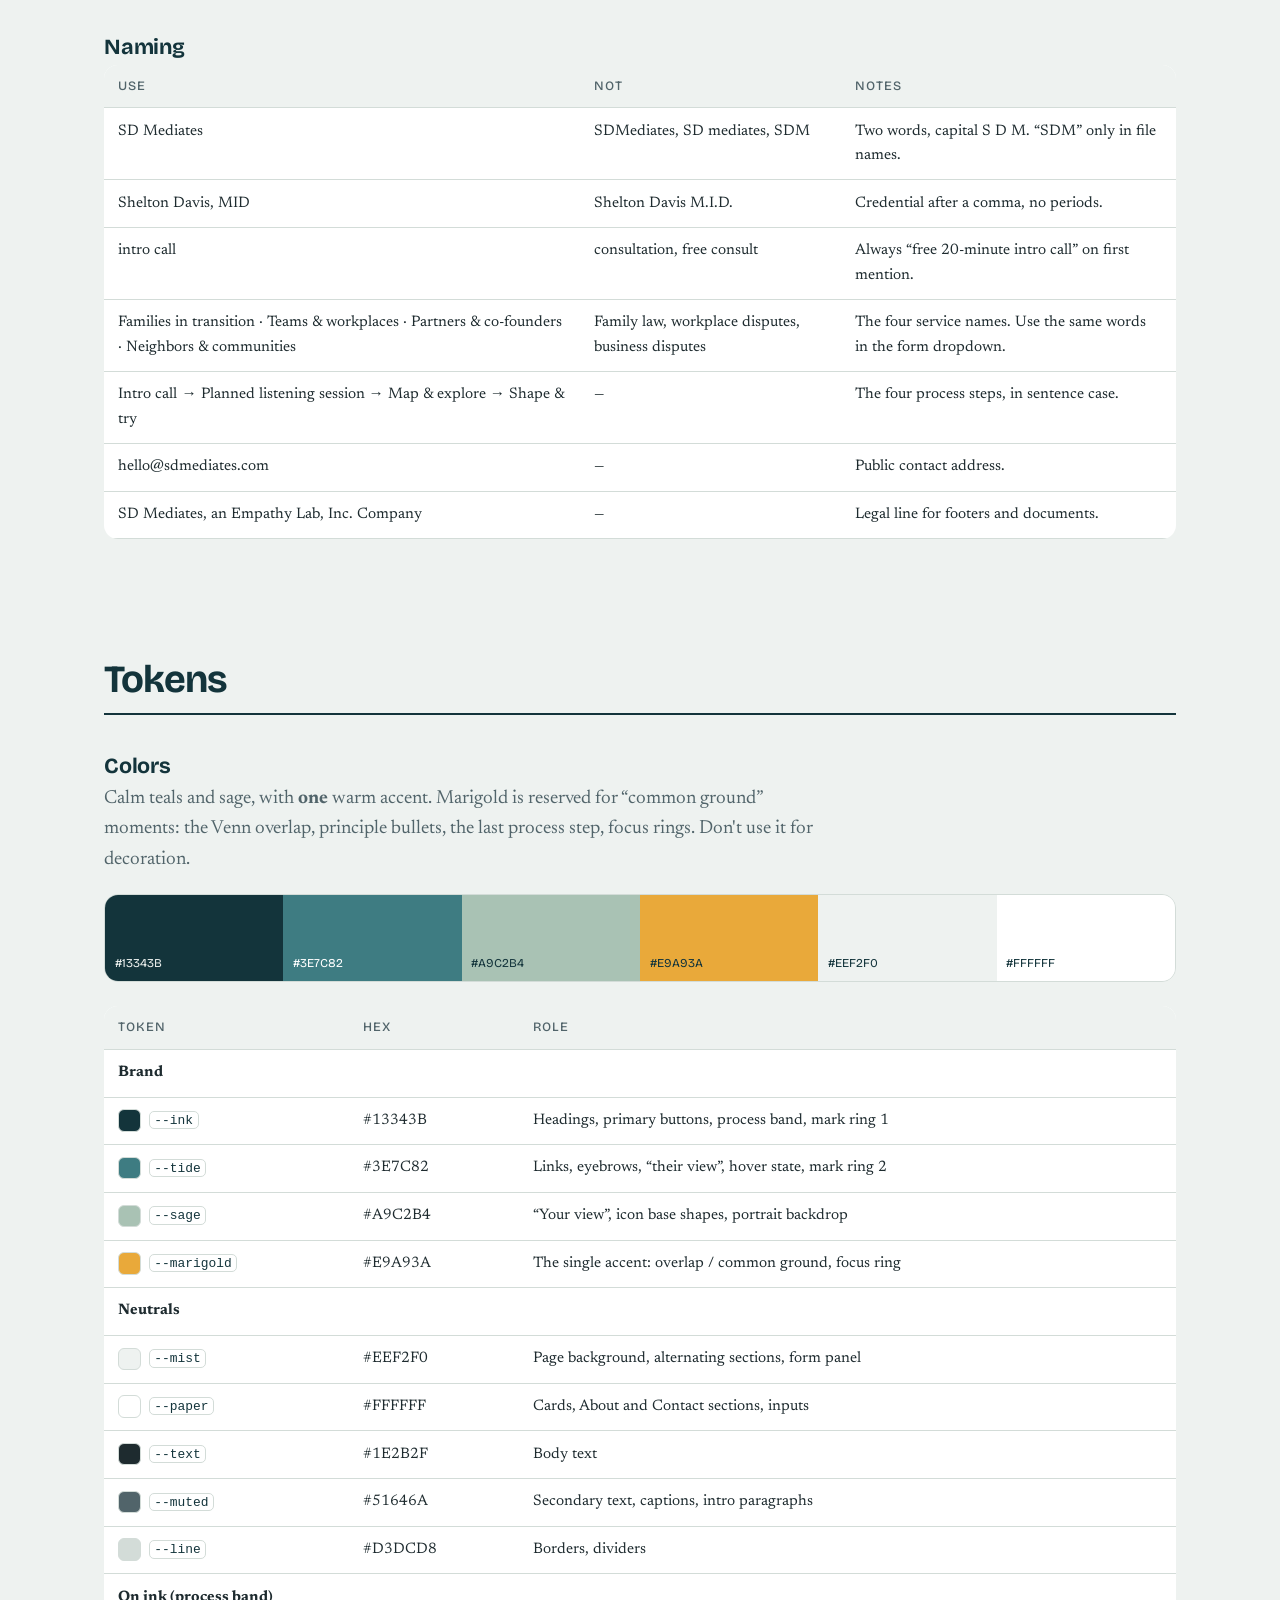
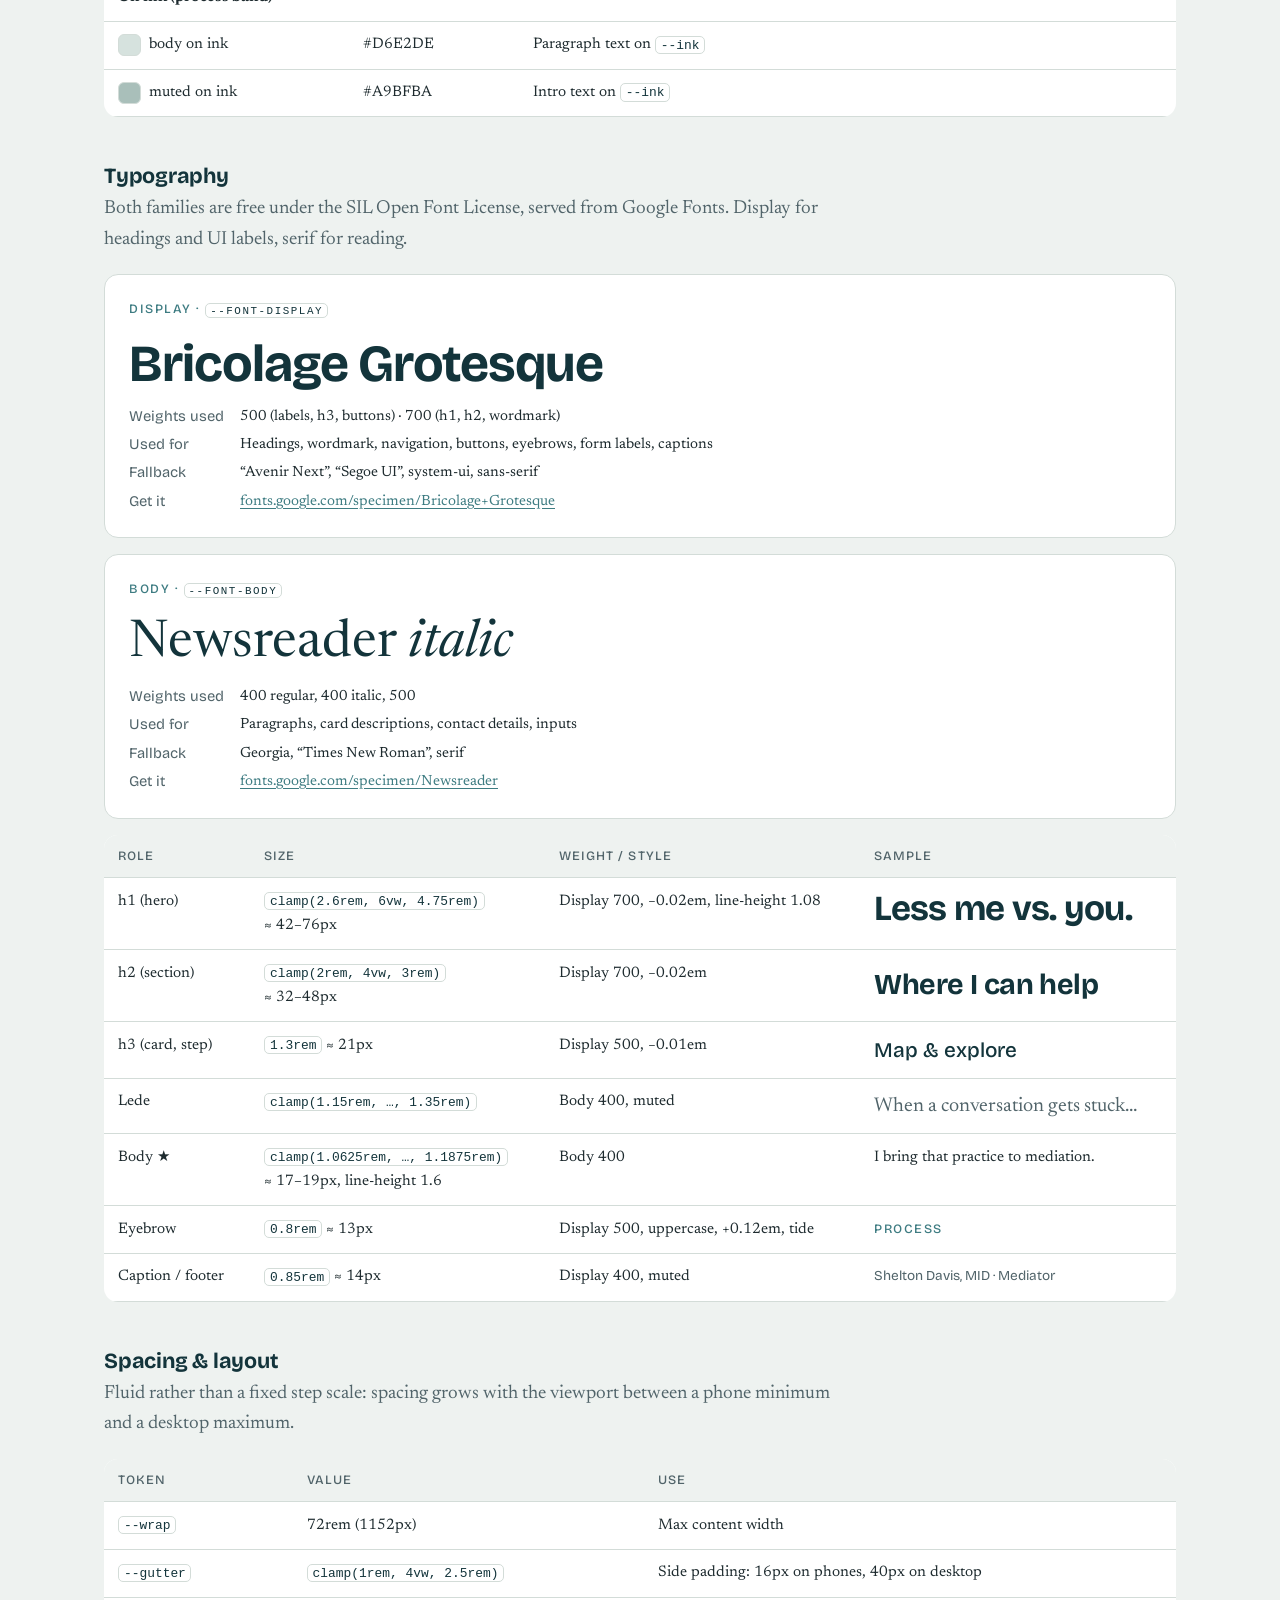
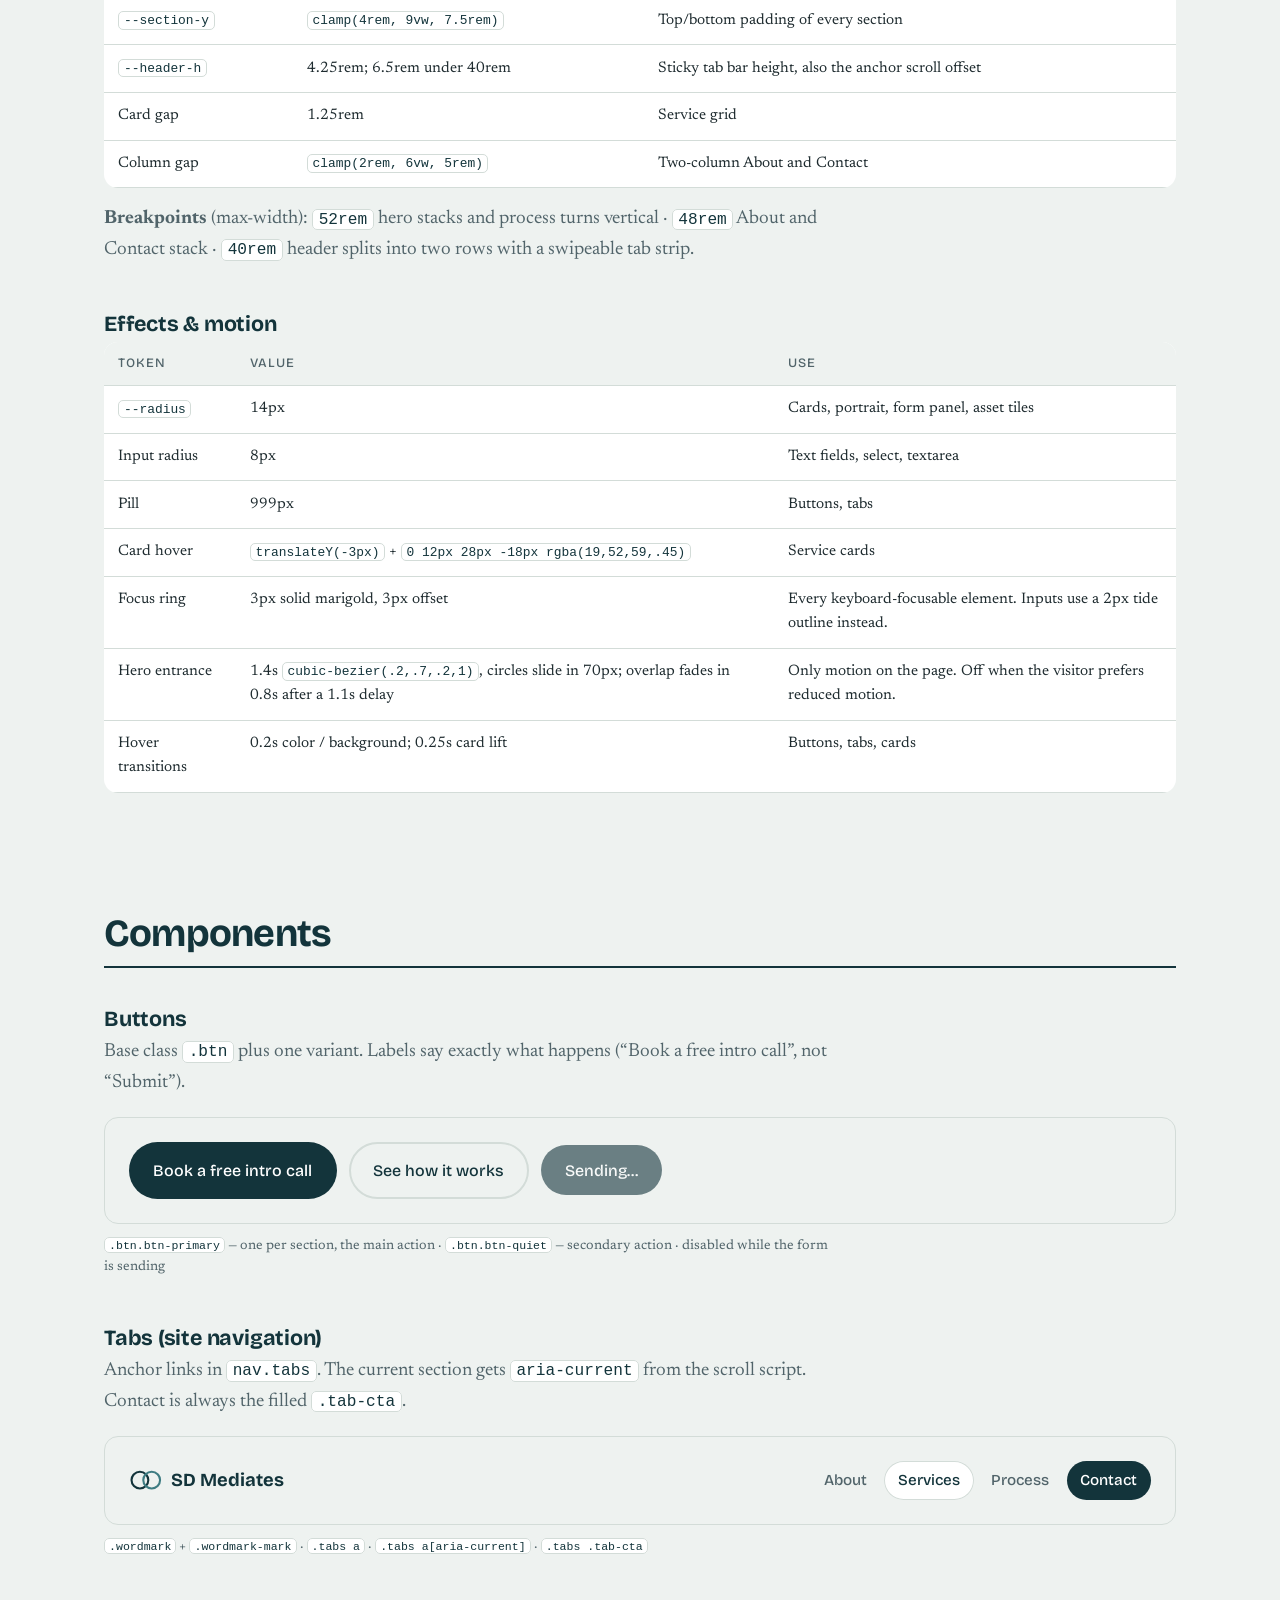
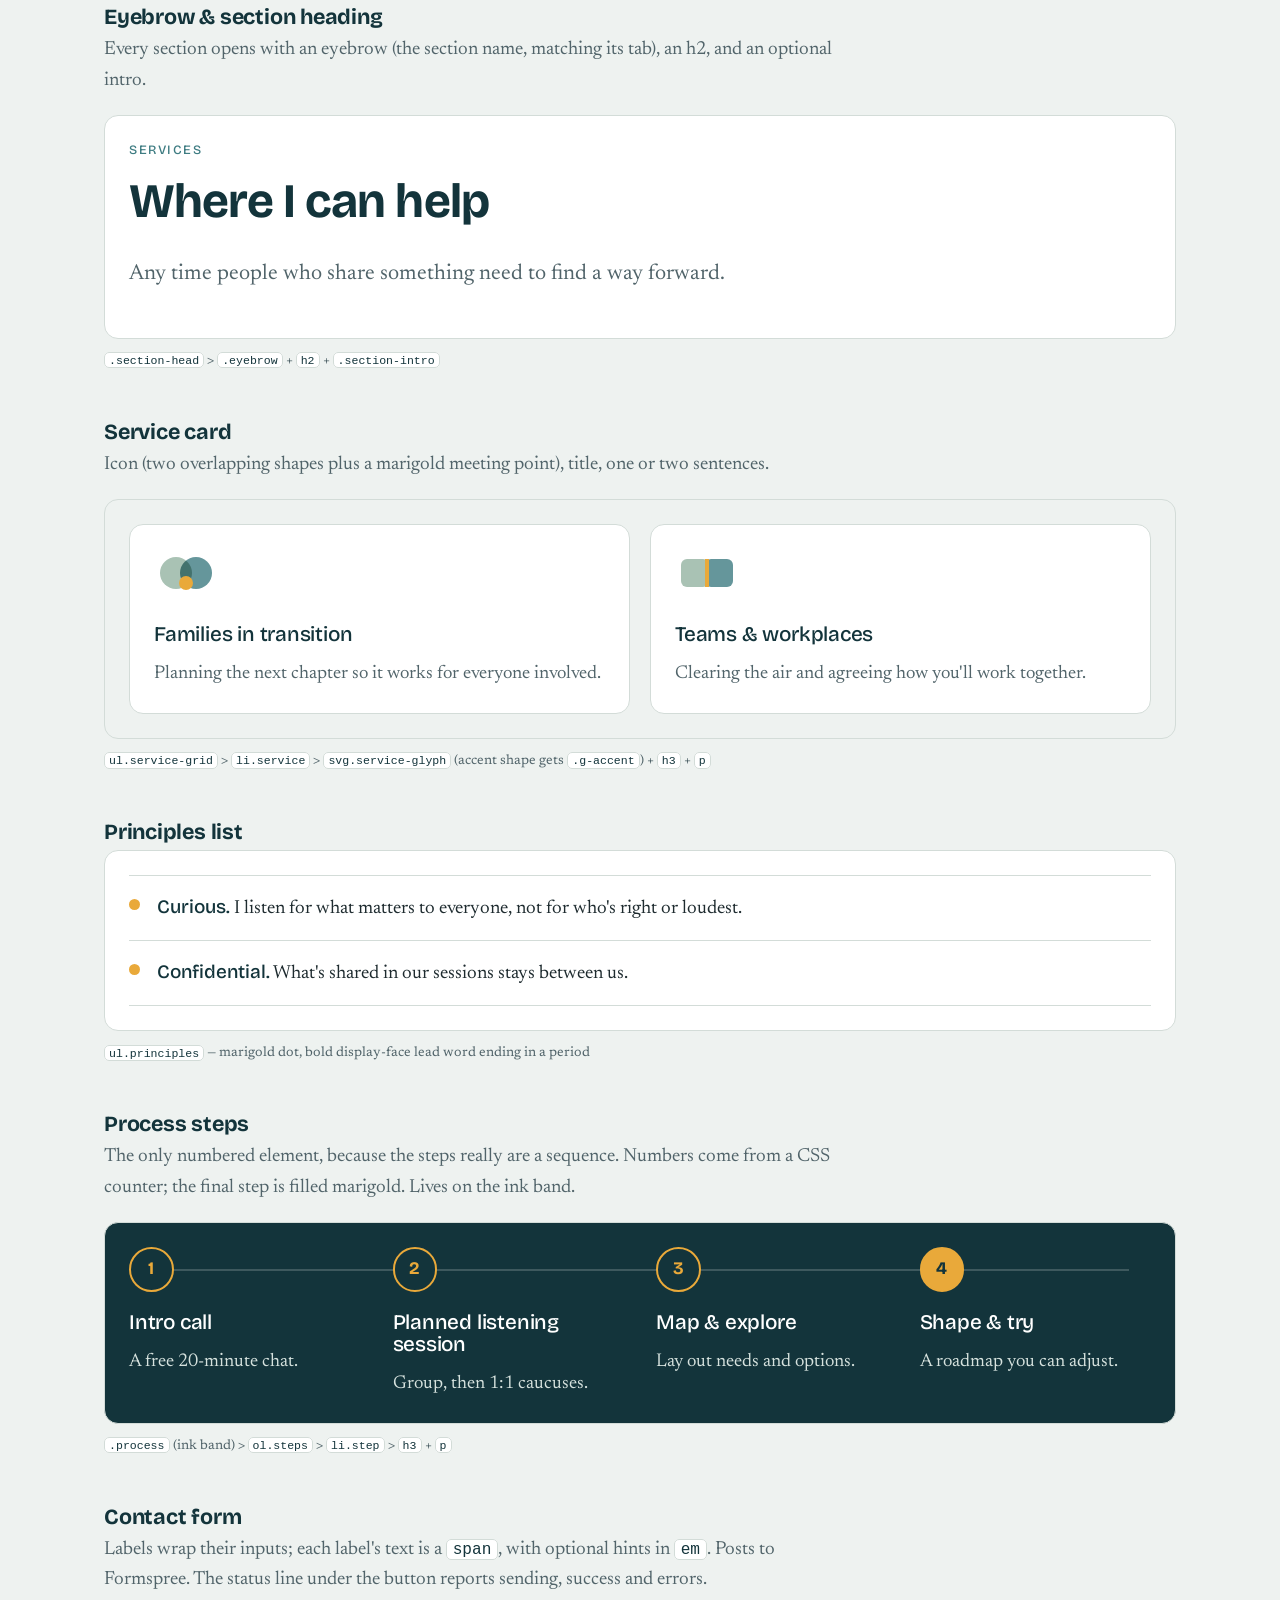
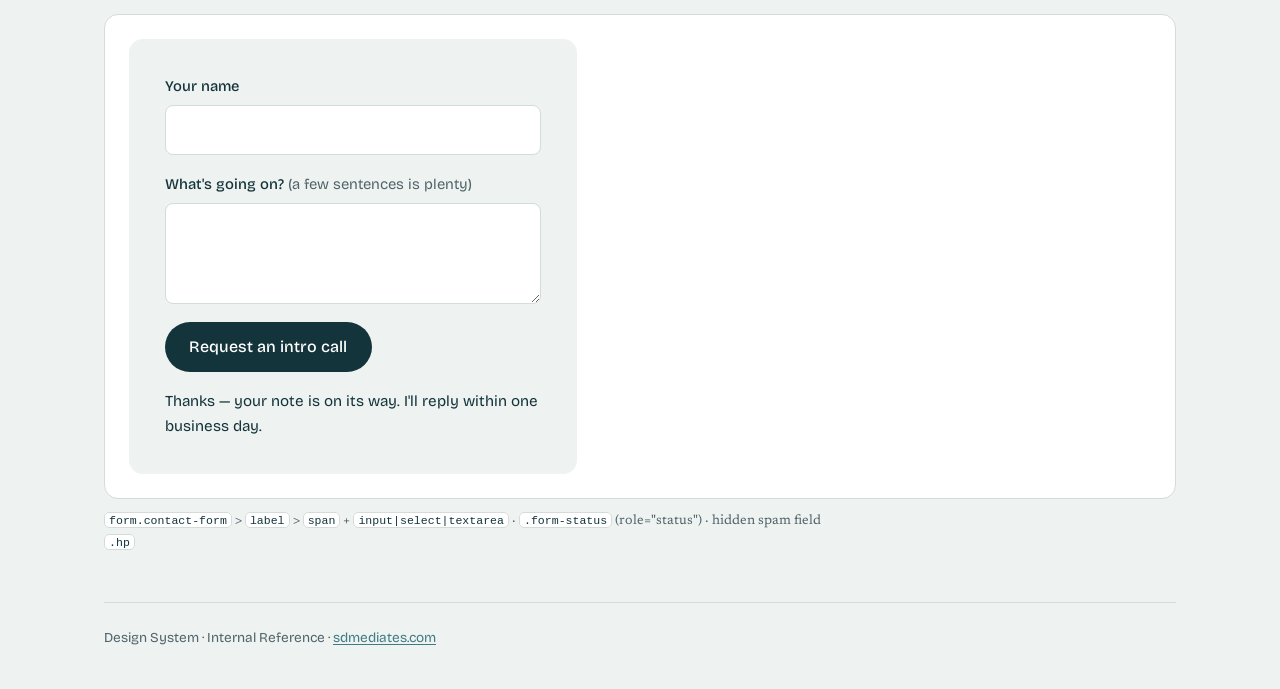
<file: site/design-system.html>
<!doctype html>
<html lang="en">
<head>
  <meta charset="utf-8">
  <meta name="viewport" content="width=device-width, initial-scale=1">
  <title>SD Mediates — Design System</title>
  <meta name="robots" content="noindex">
  <link rel="icon" href="images/brand/logo/sdm-favicon.svg" type="image/svg+xml">
  <link rel="preconnect" href="https://fonts.googleapis.com">
  <link rel="preconnect" href="https://fonts.gstatic.com" crossorigin>
  <link href="https://fonts.googleapis.com/css2?family=Bricolage+Grotesque:opsz,wght@12..96,500;12..96,700&family=Newsreader:ital,opsz,wght@0,6..72,400;0,6..72,500;1,6..72,400&display=swap" rel="stylesheet">
  <!-- The site's own stylesheet, so every token and component below is the real thing -->
  <link rel="stylesheet" href="css/styles.css">
  <style>
    /* Page-only styles for the reference layout. Nothing here belongs on the live site. */
    .ds-header { background: var(--ink); color: var(--mist); padding-block: 2.5rem 0; }
    .ds-header h1 { color: var(--paper); font-size: clamp(2rem, 4vw, 2.75rem); margin-bottom: 0.4rem; }
    .ds-header .eyebrow { color: var(--marigold); }
    .ds-header p { color: #a9bfba; max-width: 40rem; }
    .ds-nav { display: flex; flex-wrap: wrap; gap: 0.25rem 1.5rem; padding-block: 1.25rem; margin-top: 1.5rem; border-top: 1px solid rgba(255,255,255,.12); font-family: var(--font-display); font-size: 0.9rem; }
    .ds-nav span { color: var(--marigold); font-weight: 500; margin-right: 0.25rem; }
    .ds-nav a { color: var(--mist); text-decoration: none; }
    .ds-nav a:hover { text-decoration: underline; }
    .ds-nav .ds-group { display: flex; flex-wrap: wrap; gap: 0.25rem 0.9rem; }

    .ds-part { padding-block: 3.5rem 1rem; }
    .ds-part > .wrap > h2 { font-size: clamp(1.8rem, 3vw, 2.4rem); padding-bottom: 0.75rem; border-bottom: 2px solid var(--ink); }
    .ds-block { margin-block: 2.5rem 3rem; scroll-margin-top: 1rem; }
    .ds-block > h3 { font-size: 1.35rem; font-weight: 700; margin-bottom: 0.35rem; }
    .ds-block > p { color: var(--muted); max-width: 46rem; }

    code, .ds-code { font-family: ui-monospace, "SF Mono", Menlo, Consolas, monospace; font-size: 0.85em; background: var(--paper); border: 1px solid var(--line); border-radius: 5px; padding: 0.05em 0.35em; color: var(--ink); }
    .ds-table-wrap { overflow-x: auto; }
    .ds-table { width: 100%; border-collapse: collapse; font-size: 0.95rem; background: var(--paper); border-radius: var(--radius); overflow: hidden; }
    .ds-table th, .ds-table td { text-align: left; padding: 0.7rem 0.9rem; border-bottom: 1px solid var(--line); vertical-align: top; }
    .ds-table th { font-family: var(--font-display); font-weight: 500; font-size: 0.8rem; letter-spacing: 0.08em; text-transform: uppercase; color: var(--muted); background: var(--mist); }

    /* Assets */
    .ds-assets { display: grid; grid-template-columns: repeat(auto-fill, minmax(min(100%, 15rem), 1fr)); gap: 1rem; }
    .ds-asset { background: var(--paper); border: 1px solid var(--line); border-radius: var(--radius); overflow: hidden; display: flex; flex-direction: column; }
    .ds-asset-preview { aspect-ratio: 4 / 3; display: grid; place-items: center; padding: 1.25rem; background: var(--mist); }
    .ds-asset-preview.on-dark { background: var(--ink); }
    .ds-asset-preview img { max-height: 100%; width: auto; max-width: 80%; }
    .ds-asset-body { padding: 0.9rem 1rem 1rem; display: grid; gap: 0.35rem; font-size: 0.92rem; flex: 1; }
    .ds-asset-body strong { font-family: var(--font-display); font-weight: 500; color: var(--ink); }
    .ds-asset-body .ds-code { font-size: 0.75rem; word-break: break-all; justify-self: start; }
    .ds-asset-body a { font-family: var(--font-display); font-size: 0.85rem; margin-top: auto; }
    .ds-tag { justify-self: start; font-family: var(--font-display); font-size: 0.7rem; font-weight: 500; letter-spacing: 0.08em; text-transform: uppercase; padding: 0.2rem 0.55rem; border-radius: 999px; }
    .ds-tag.ready { background: #dfece6; color: #1f5b45; }
    .ds-tag.todo { background: #fbecd0; color: #7a4f06; }
    .ds-asset-preview.todo { background: repeating-linear-gradient(45deg, var(--mist), var(--mist) 10px, #e6ebe9 10px, #e6ebe9 20px); color: var(--muted); font-family: var(--font-display); font-size: 0.85rem; text-align: center; }

    /* Colors */
    .ds-strip { display: flex; border-radius: var(--radius); overflow: hidden; height: 5.5rem; margin-bottom: 1.5rem; border: 1px solid var(--line); }
    .ds-strip div { flex: 1; display: flex; align-items: flex-end; padding: 0.5rem 0.6rem; font-family: var(--font-display); font-size: 0.75rem; }
    .ds-swatch { display: inline-block; width: 1.4rem; height: 1.4rem; border-radius: 6px; border: 1px solid var(--line); vertical-align: middle; margin-right: 0.5rem; }

    /* Type */
    .ds-font { background: var(--paper); border: 1px solid var(--line); border-radius: var(--radius); padding: 1.5rem; margin-bottom: 1rem; }
    .ds-font .ds-specimen { font-size: clamp(2rem, 5vw, 3.25rem); line-height: 1.1; color: var(--ink); margin: 0.25rem 0 0.75rem; }
    .ds-font dl { display: grid; grid-template-columns: max-content 1fr; gap: 0.3rem 1rem; margin: 0; font-size: 0.92rem; }
    .ds-font dt { font-family: var(--font-display); color: var(--muted); }
    .ds-font dd { margin: 0; }

    /* Do / Don't */
    .ds-dodont { display: grid; grid-template-columns: repeat(auto-fit, minmax(min(100%, 18rem), 1fr)); gap: 1rem; }
    .ds-dodont > div { background: var(--paper); border-radius: var(--radius); padding: 1.1rem 1.25rem; border: 1px solid var(--line); border-top: 4px solid; }
    .ds-do { border-top-color: var(--tide) !important; }
    .ds-dont { border-top-color: #c0563a !important; }
    .ds-dodont h4 { font-family: var(--font-display); margin: 0 0 0.6rem; color: var(--ink); font-size: 1rem; }
    .ds-dodont ul { margin: 0; padding-left: 1.1rem; }
    .ds-dodont li { margin-bottom: 0.4rem; }

    /* Component demos */
    .ds-demo { background: var(--paper); border: 1px solid var(--line); border-radius: var(--radius); padding: 1.5rem; margin-bottom: 0.75rem; }
    .ds-demo.on-mist { background: var(--mist); }
    .ds-demo.on-ink { background: var(--ink); }
    .ds-row { display: flex; flex-wrap: wrap; gap: 0.75rem; align-items: center; }
    .ds-caption { font-size: 0.85rem; color: var(--muted); margin: 0 0 2rem; }
    .ds-demo .service-grid { grid-template-columns: repeat(auto-fit, minmax(min(100%, 14rem), 1fr)); }
    .ds-demo .tabs { flex-wrap: wrap; }
    .ds-demo .contact-form { max-width: 28rem; }

    .ds-footer { margin-top: 3rem; padding-block: 1.5rem; border-top: 1px solid var(--line); font-family: var(--font-display); font-size: 0.85rem; color: var(--muted); }
  </style>
</head>
<body>

  <header class="ds-header">
    <div class="wrap">
      <p class="eyebrow">SD Mediates</p>
      <h1>Design System</h1>
      <p>Brand assets, tokens and components for sdmediates.com. Everything below is rendered with the live site stylesheet (<code>css/styles.css</code>), so if it looks right here, it looks right on the site.</p>
      <nav class="ds-nav" aria-label="Design system sections">
        <div class="ds-group"><span>Brand</span><a href="#assets">Assets</a><a href="#to-make">To make</a><a href="#voice">Voice &amp; tone</a><a href="#naming">Naming</a></div>
        <div class="ds-group"><span>Tokens</span><a href="#colors">Colors</a><a href="#typography">Typography</a><a href="#layout">Spacing &amp; layout</a><a href="#effects">Effects &amp; motion</a></div>
        <div class="ds-group"><span>Components</span><a href="#buttons">Buttons</a><a href="#tabs">Tabs</a><a href="#headings">Headings</a><a href="#cards">Service card</a><a href="#principles">Principles</a><a href="#steps">Process steps</a><a href="#form">Form</a></div>
        <div class="ds-group"><a href="index.html">← Back to site</a></div>
      </nav>
    </div>
  </header>

  <!-- ================= BRAND ================= -->
  <section class="ds-part">
    <div class="wrap">
      <h2>Brand</h2>

      <div class="ds-block" id="assets">
        <h3>Brand assets</h3>
        <p>Standalone files with colors baked in, so they work outside the website (slides, print, social). On the site itself the same shapes are drawn inline so they can animate and follow the CSS tokens. If you change a shape, change it in both places.</p>

        <div class="ds-assets">
          <div class="ds-asset">
            <div class="ds-asset-preview"><img src="images/brand/logo/sdm-mark.svg" alt="SD Mediates mark: two overlapping rings"></div>
            <div class="ds-asset-body"><span class="ds-tag ready">Ready · SVG</span><strong>Mark — light backgrounds</strong><span class="ds-code">images/brand/logo/sdm-mark.svg</span><a href="images/brand/logo/sdm-mark.svg" download>Download SVG</a></div>
          </div>
          <div class="ds-asset">
            <div class="ds-asset-preview on-dark"><img src="images/brand/logo/sdm-mark-reversed.svg" alt="SD Mediates mark, reversed for dark backgrounds"></div>
            <div class="ds-asset-body"><span class="ds-tag ready">Ready · SVG</span><strong>Mark — dark backgrounds</strong><span class="ds-code">images/brand/logo/sdm-mark-reversed.svg</span><a href="images/brand/logo/sdm-mark-reversed.svg" download>Download SVG</a></div>
          </div>
          <div class="ds-asset">
            <div class="ds-asset-preview"><img src="images/brand/logo/sdm-favicon.svg" alt="SD Mediates favicon tile" style="max-width:40%"></div>
            <div class="ds-asset-body"><span class="ds-tag ready">Ready · SVG</span><strong>Favicon / app icon</strong><span class="ds-code">images/brand/logo/sdm-favicon.svg</span><a href="images/brand/logo/sdm-favicon.svg" download>Download SVG</a></div>
          </div>
          <div class="ds-asset">
            <div class="ds-asset-preview"><img src="images/brand/illustrations/venn-common-ground.svg" alt="Venn diagram: two circles with a marigold overlap"></div>
            <div class="ds-asset-body"><span class="ds-tag ready">Ready · SVG</span><strong>Venn — no labels</strong><span class="ds-code">images/brand/illustrations/venn-common-ground.svg</span><a href="images/brand/illustrations/venn-common-ground.svg" download>Download SVG</a></div>
          </div>
          <div class="ds-asset">
            <div class="ds-asset-preview"><img src="images/brand/illustrations/venn-common-ground-labeled.svg" alt="Venn diagram labeled Your view, Their view, What's possible"></div>
            <div class="ds-asset-body"><span class="ds-tag ready">Ready · SVG (live text)</span><strong>Venn — labeled</strong><span class="ds-code">images/brand/illustrations/venn-common-ground-labeled.svg</span><a href="images/brand/illustrations/venn-common-ground-labeled.svg" download>Download SVG</a></div>
          </div>
          <div class="ds-asset">
            <div class="ds-asset-preview"><img src="images/brand/icons/icon-families.svg" alt="Families in transition icon"></div>
            <div class="ds-asset-body"><span class="ds-tag ready">Ready · SVG</span><strong>Icon — Families in transition</strong><span class="ds-code">images/brand/icons/icon-families.svg</span><a href="images/brand/icons/icon-families.svg" download>Download SVG</a></div>
          </div>
          <div class="ds-asset">
            <div class="ds-asset-preview"><img src="images/brand/icons/icon-teams.svg" alt="Teams and workplaces icon"></div>
            <div class="ds-asset-body"><span class="ds-tag ready">Ready · SVG</span><strong>Icon — Teams &amp; workplaces</strong><span class="ds-code">images/brand/icons/icon-teams.svg</span><a href="images/brand/icons/icon-teams.svg" download>Download SVG</a></div>
          </div>
          <div class="ds-asset">
            <div class="ds-asset-preview"><img src="images/brand/icons/icon-partners.svg" alt="Partners and co-founders icon"></div>
            <div class="ds-asset-body"><span class="ds-tag ready">Ready · SVG</span><strong>Icon — Partners &amp; co-founders</strong><span class="ds-code">images/brand/icons/icon-partners.svg</span><a href="images/brand/icons/icon-partners.svg" download>Download SVG</a></div>
          </div>
          <div class="ds-asset">
            <div class="ds-asset-preview"><img src="images/brand/icons/icon-neighbors.svg" alt="Neighbors and communities icon"></div>
            <div class="ds-asset-body"><span class="ds-tag ready">Ready · SVG</span><strong>Icon — Neighbors &amp; communities</strong><span class="ds-code">images/brand/icons/icon-neighbors.svg</span><a href="images/brand/icons/icon-neighbors.svg" download>Download SVG</a></div>
          </div>
          <div class="ds-asset">
            <div class="ds-asset-preview"><img src="images/shelton-davis.jpg" alt="Shelton Davis headshot"></div>
            <div class="ds-asset-body"><span class="ds-tag ready">Ready · JPG 960×1120</span><strong>Headshot (web)</strong><span class="ds-code">images/shelton-davis.jpg</span><a href="images/shelton-davis.jpg" download>Download JPG</a></div>
          </div>
        </div>
      </div>

      <div class="ds-block" id="to-make">
        <h3>To make</h3>
        <p>Not created yet. Each needs exporting from a design tool (Figma, Illustrator) because it either uses outlined type or is a raster size the site expects.</p>
        <div class="ds-table-wrap">
          <table class="ds-table">
            <thead><tr><th>Asset</th><th>Format &amp; size</th><th>File name</th><th>Notes</th></tr></thead>
            <tbody>
              <tr><td><strong>Wordmark — horizontal</strong></td><td>SVG (text outlined)</td><td><code>logo/sdm-wordmark.svg</code></td><td>Mark + “SD Mediates” in Bricolage Grotesque 700. Gap between mark and text ≈ 0.55× the text height (matches the site header).</td></tr>
              <tr><td><strong>Wordmark — reversed</strong></td><td>SVG (text outlined)</td><td><code>logo/sdm-wordmark-reversed.svg</code></td><td>Mist text, reversed mark, for the ink background.</td></tr>
              <tr><td><strong>Wordmark — stacked</strong></td><td>SVG (text outlined)</td><td><code>logo/sdm-wordmark-stacked.svg</code></td><td>Mark above text, centered. For square spaces (social avatars, print).</td></tr>
              <tr><td><strong>Logo PNGs</strong></td><td>PNG, transparent, 1× + 2×</td><td><code>logo/sdm-wordmark@2x.png</code> etc.</td><td>For tools that won't take SVG (email signature, Google Workspace, Stripe, LinkedIn).</td></tr>
              <tr><td><strong>Favicon PNGs</strong></td><td>PNG 32×32, 48×48</td><td><code>favicon-32.png</code>, <code>favicon-48.png</code></td><td>Export from <code>sdm-favicon.svg</code>. Fallback for older browsers and Google search results.</td></tr>
              <tr><td><strong>Apple touch icon</strong></td><td>PNG 180×180, no transparency</td><td><code>logo/apple-touch-icon.png</code></td><td><strong>Stand-in live</strong> (rendered from the favicon). Replace with a design-tool export of the same name. Export from <code>sdm-favicon.svg</code> on a solid mist square (iOS adds its own rounded corners).</td></tr>
              <tr><td><strong>Social share image</strong></td><td>PNG or JPG 1200×630</td><td><code>og-image.png</code></td><td><strong>Stand-in live</strong> (Venn + headline + wordmark on mist). Replace with your own version of the same name and size. Shown when the link is shared (iMessage, LinkedIn, Slack). Suggest: Venn + “Less me vs. you. More us vs. the problem.” + wordmark on mist.</td></tr>
              <tr><td><strong>Social avatar</strong></td><td>PNG 400×400</td><td><code>sdm-avatar.png</code></td><td>Stacked wordmark or mark on mist, for profiles.</td></tr>
              <tr><td><strong>Email signature logo</strong></td><td>PNG ≈ 300×80 (@2x)</td><td><code>sdm-email-sig@2x.png</code></td><td>Horizontal wordmark for the hello@ signature.</td></tr>
              <tr><td><strong>Process step icons</strong> <em>(optional)</em></td><td>SVG</td><td><code>icons/step-1…4.svg</code></td><td>Steps are currently CSS numbered circles. Only needed if you want them in slides or handouts.</td></tr>
            </tbody>
          </table>
        </div>
      </div>

      <div class="ds-block" id="voice">
        <h3>Voice &amp; tone</h3>
        <p>Warm, plain and collaborative. Mediation framed as a design sprint people do together, not a legal fight. Lower the temperature; name needs and possibilities rather than sides and winners.</p>
        <div class="ds-dodont">
          <div class="ds-do">
            <h4>Do</h4>
            <ul>
              <li>“Less me vs. you. More us vs. the problem.”</li>
              <li>“I guide the conversation and help you design what comes next.”</li>
              <li>Use design words: map, explore, shape, try, roadmap, first version.</li>
              <li>Talk about views, needs and what's possible.</li>
              <li>Write in the first person (“I”) and talk to the reader (“you”).</li>
            </ul>
          </div>
          <div class="ds-dont">
            <h4>Don't</h4>
            <ul>
              <li>“Settle it out of court.” / “Avoid litigation.”</li>
              <li>Sides, parties, opponents, disputes, cases, winning.</li>
              <li>Legal or clinical jargon unless it's explained (e.g. “caucus” is OK with “1:1 meeting” next to it).</li>
              <li>Urgency or fear: “Before it's too late!”</li>
              <li>Promise outcomes. Mediation is voluntary and people design their own result.</li>
            </ul>
          </div>
        </div>
      </div>

      <div class="ds-block" id="naming">
        <h3>Naming</h3>
        <div class="ds-table-wrap">
          <table class="ds-table">
            <thead><tr><th>Use</th><th>Not</th><th>Notes</th></tr></thead>
            <tbody>
              <tr><td>SD Mediates</td><td>SDMediates, SD mediates, SDM</td><td>Two words, capital S D M. “SDM” only in file names.</td></tr>
              <tr><td>Shelton Davis, MID</td><td>Shelton Davis M.I.D.</td><td>Credential after a comma, no periods.</td></tr>
              <tr><td>intro call</td><td>consultation, free consult</td><td>Always “free 20-minute intro call” on first mention.</td></tr>
              <tr><td>Families in transition · Teams &amp; workplaces · Partners &amp; co-founders · Neighbors &amp; communities</td><td>Family law, workplace disputes, business disputes</td><td>The four service names. Use the same words in the form dropdown.</td></tr>
              <tr><td>Intro call → Planned listening session → Map &amp; explore → Shape &amp; try</td><td>—</td><td>The four process steps, in sentence case.</td></tr>
              <tr><td>hello@sdmediates.com</td><td>—</td><td>Public contact address.</td></tr>
              <tr><td>SD Mediates, an Empathy Lab, Inc. Company</td><td>—</td><td>Legal line for footers and documents.</td></tr>
            </tbody>
          </table>
        </div>
      </div>
    </div>
  </section>

  <!-- ================= TOKENS ================= -->
  <section class="ds-part">
    <div class="wrap">
      <h2>Tokens</h2>

      <div class="ds-block" id="colors">
        <h3>Colors</h3>
        <p>Calm teals and sage, with <strong>one</strong> warm accent. Marigold is reserved for “common ground” moments: the Venn overlap, principle bullets, the last process step, focus rings. Don't use it for decoration.</p>
        <div class="ds-strip" aria-hidden="true">
          <div style="background:#13343b;color:#eef2f0">#13343B</div>
          <div style="background:#3e7c82;color:#fff">#3E7C82</div>
          <div style="background:#a9c2b4;color:#13343b">#A9C2B4</div>
          <div style="background:#e9a93a;color:#13343b">#E9A93A</div>
          <div style="background:#eef2f0;color:#13343b">#EEF2F0</div>
          <div style="background:#ffffff;color:#13343b">#FFFFFF</div>
        </div>
        <div class="ds-table-wrap">
          <table class="ds-table">
            <thead><tr><th>Token</th><th>Hex</th><th>Role</th></tr></thead>
            <tbody>
              <tr><td colspan="3"><strong>Brand</strong></td></tr>
              <tr><td><span class="ds-swatch" style="background:#13343b"></span><code>--ink</code></td><td>#13343B</td><td>Headings, primary buttons, process band, mark ring 1</td></tr>
              <tr><td><span class="ds-swatch" style="background:#3e7c82"></span><code>--tide</code></td><td>#3E7C82</td><td>Links, eyebrows, “their view”, hover state, mark ring 2</td></tr>
              <tr><td><span class="ds-swatch" style="background:#a9c2b4"></span><code>--sage</code></td><td>#A9C2B4</td><td>“Your view”, icon base shapes, portrait backdrop</td></tr>
              <tr><td><span class="ds-swatch" style="background:#e9a93a"></span><code>--marigold</code></td><td>#E9A93A</td><td>The single accent: overlap / common ground, focus ring</td></tr>
              <tr><td colspan="3"><strong>Neutrals</strong></td></tr>
              <tr><td><span class="ds-swatch" style="background:#eef2f0"></span><code>--mist</code></td><td>#EEF2F0</td><td>Page background, alternating sections, form panel</td></tr>
              <tr><td><span class="ds-swatch" style="background:#ffffff"></span><code>--paper</code></td><td>#FFFFFF</td><td>Cards, About and Contact sections, inputs</td></tr>
              <tr><td><span class="ds-swatch" style="background:#1e2b2f"></span><code>--text</code></td><td>#1E2B2F</td><td>Body text</td></tr>
              <tr><td><span class="ds-swatch" style="background:#51646a"></span><code>--muted</code></td><td>#51646A</td><td>Secondary text, captions, intro paragraphs</td></tr>
              <tr><td><span class="ds-swatch" style="background:#d3dcd8"></span><code>--line</code></td><td>#D3DCD8</td><td>Borders, dividers</td></tr>
              <tr><td colspan="3"><strong>On ink (process band)</strong></td></tr>
              <tr><td><span class="ds-swatch" style="background:#d6e2de"></span>body on ink</td><td>#D6E2DE</td><td>Paragraph text on <code>--ink</code></td></tr>
              <tr><td><span class="ds-swatch" style="background:#a9bfba"></span>muted on ink</td><td>#A9BFBA</td><td>Intro text on <code>--ink</code></td></tr>
            </tbody>
          </table>
        </div>
      </div>

      <div class="ds-block" id="typography">
        <h3>Typography</h3>
        <p>Both families are free under the SIL Open Font License, served from Google Fonts. Display for headings and UI labels, serif for reading.</p>

        <div class="ds-font">
          <p class="eyebrow">Display · <code>--font-display</code></p>
          <p class="ds-specimen" style="font-family:var(--font-display);font-weight:700;letter-spacing:-0.02em">Bricolage Grotesque</p>
          <dl>
            <dt>Weights used</dt><dd>500 (labels, h3, buttons) · 700 (h1, h2, wordmark)</dd>
            <dt>Used for</dt><dd>Headings, wordmark, navigation, buttons, eyebrows, form labels, captions</dd>
            <dt>Fallback</dt><dd>“Avenir Next”, “Segoe UI”, system-ui, sans-serif</dd>
            <dt>Get it</dt><dd><a href="https://fonts.google.com/specimen/Bricolage+Grotesque">fonts.google.com/specimen/Bricolage+Grotesque</a></dd>
          </dl>
        </div>
        <div class="ds-font">
          <p class="eyebrow">Body · <code>--font-body</code></p>
          <p class="ds-specimen" style="font-family:var(--font-body)">Newsreader <em>italic</em></p>
          <dl>
            <dt>Weights used</dt><dd>400 regular, 400 italic, 500</dd>
            <dt>Used for</dt><dd>Paragraphs, card descriptions, contact details, inputs</dd>
            <dt>Fallback</dt><dd>Georgia, “Times New Roman”, serif</dd>
            <dt>Get it</dt><dd><a href="https://fonts.google.com/specimen/Newsreader">fonts.google.com/specimen/Newsreader</a></dd>
          </dl>
        </div>

        <div class="ds-table-wrap">
          <table class="ds-table">
            <thead><tr><th>Role</th><th>Size</th><th>Weight / style</th><th>Sample</th></tr></thead>
            <tbody>
              <tr><td>h1 (hero)</td><td><code>clamp(2.6rem, 6vw, 4.75rem)</code><br>≈ 42–76px</td><td>Display 700, −0.02em, line-height 1.08</td><td style="font-family:var(--font-display);font-weight:700;font-size:2.2rem;color:var(--ink);letter-spacing:-0.02em;line-height:1.08">Less me vs. you.</td></tr>
              <tr><td>h2 (section)</td><td><code>clamp(2rem, 4vw, 3rem)</code><br>≈ 32–48px</td><td>Display 700, −0.02em</td><td style="font-family:var(--font-display);font-weight:700;font-size:1.8rem;color:var(--ink);letter-spacing:-0.02em">Where I can help</td></tr>
              <tr><td>h3 (card, step)</td><td><code>1.3rem</code> ≈ 21px</td><td>Display 500, −0.01em</td><td style="font-family:var(--font-display);font-weight:500;font-size:1.3rem;color:var(--ink)">Map &amp; explore</td></tr>
              <tr><td>Lede</td><td><code>clamp(1.15rem, …, 1.35rem)</code></td><td>Body 400, muted</td><td style="font-size:1.25rem;color:var(--muted)">When a conversation gets stuck…</td></tr>
              <tr><td>Body ★</td><td><code>clamp(1.0625rem, …, 1.1875rem)</code><br>≈ 17–19px, line-height 1.6</td><td>Body 400</td><td>I bring that practice to mediation.</td></tr>
              <tr><td>Eyebrow</td><td><code>0.8rem</code> ≈ 13px</td><td>Display 500, uppercase, +0.12em, tide</td><td><span class="eyebrow" style="margin:0">Process</span></td></tr>
              <tr><td>Caption / footer</td><td><code>0.85rem</code> ≈ 14px</td><td>Display 400, muted</td><td style="font-family:var(--font-display);font-size:0.85rem;color:var(--muted)">Shelton Davis, MID · Mediator</td></tr>
            </tbody>
          </table>
        </div>
      </div>

      <div class="ds-block" id="layout">
        <h3>Spacing &amp; layout</h3>
        <p>Fluid rather than a fixed step scale: spacing grows with the viewport between a phone minimum and a desktop maximum.</p>
        <div class="ds-table-wrap">
          <table class="ds-table">
            <thead><tr><th>Token</th><th>Value</th><th>Use</th></tr></thead>
            <tbody>
              <tr><td><code>--wrap</code></td><td>72rem (1152px)</td><td>Max content width</td></tr>
              <tr><td><code>--gutter</code></td><td><code>clamp(1rem, 4vw, 2.5rem)</code></td><td>Side padding: 16px on phones, 40px on desktop</td></tr>
              <tr><td><code>--section-y</code></td><td><code>clamp(4rem, 9vw, 7.5rem)</code></td><td>Top/bottom padding of every section</td></tr>
              <tr><td><code>--header-h</code></td><td>4.25rem; 6.5rem under 40rem</td><td>Sticky tab bar height, also the anchor scroll offset</td></tr>
              <tr><td>Card gap</td><td>1.25rem</td><td>Service grid</td></tr>
              <tr><td>Column gap</td><td><code>clamp(2rem, 6vw, 5rem)</code></td><td>Two-column About and Contact</td></tr>
            </tbody>
          </table>
        </div>
        <p style="margin-top:1rem"><strong>Breakpoints</strong> (max-width): <code>52rem</code> hero stacks and process turns vertical · <code>48rem</code> About and Contact stack · <code>40rem</code> header splits into two rows with a swipeable tab strip.</p>
      </div>

      <div class="ds-block" id="effects">
        <h3>Effects &amp; motion</h3>
        <div class="ds-table-wrap">
          <table class="ds-table">
            <thead><tr><th>Token</th><th>Value</th><th>Use</th></tr></thead>
            <tbody>
              <tr><td><code>--radius</code></td><td>14px</td><td>Cards, portrait, form panel, asset tiles</td></tr>
              <tr><td>Input radius</td><td>8px</td><td>Text fields, select, textarea</td></tr>
              <tr><td>Pill</td><td>999px</td><td>Buttons, tabs</td></tr>
              <tr><td>Card hover</td><td><code>translateY(-3px)</code> + <code>0 12px 28px -18px rgba(19,52,59,.45)</code></td><td>Service cards</td></tr>
              <tr><td>Focus ring</td><td>3px solid marigold, 3px offset</td><td>Every keyboard-focusable element. Inputs use a 2px tide outline instead.</td></tr>
              <tr><td>Hero entrance</td><td>1.4s <code>cubic-bezier(.2,.7,.2,1)</code>, circles slide in 70px; overlap fades in 0.8s after a 1.1s delay</td><td>Only motion on the page. Off when the visitor prefers reduced motion.</td></tr>
              <tr><td>Hover transitions</td><td>0.2s color / background; 0.25s card lift</td><td>Buttons, tabs, cards</td></tr>
            </tbody>
          </table>
        </div>
      </div>
    </div>
  </section>

  <!-- ================= COMPONENTS ================= -->
  <section class="ds-part">
    <div class="wrap">
      <h2>Components</h2>

      <div class="ds-block" id="buttons">
        <h3>Buttons</h3>
        <p>Base class <code>.btn</code> plus one variant. Labels say exactly what happens (“Book a free intro call”, not “Submit”).</p>
        <div class="ds-demo on-mist"><div class="ds-row">
          <a class="btn btn-primary" href="#buttons">Book a free intro call</a>
          <a class="btn btn-quiet" href="#buttons">See how it works</a>
          <button class="btn btn-primary" type="button" disabled style="opacity:.6;cursor:not-allowed">Sending…</button>
        </div></div>
        <p class="ds-caption"><code>.btn.btn-primary</code> — one per section, the main action · <code>.btn.btn-quiet</code> — secondary action · disabled while the form is sending</p>
      </div>

      <div class="ds-block" id="tabs">
        <h3>Tabs (site navigation)</h3>
        <p>Anchor links in <code>nav.tabs</code>. The current section gets <code>aria-current</code> from the scroll script. Contact is always the filled <code>.tab-cta</code>.</p>
        <div class="ds-demo on-mist">
          <div class="ds-row" style="justify-content:space-between">
            <span class="wordmark"><svg class="wordmark-mark" viewBox="0 0 40 24" aria-hidden="true"><circle cx="13" cy="12" r="10"/><circle cx="27" cy="12" r="10"/></svg>SD Mediates</span>
            <nav class="tabs" aria-label="Example tabs">
              <a href="#tabs">About</a>
              <a href="#tabs" aria-current="true">Services</a>
              <a href="#tabs">Process</a>
              <a href="#tabs" class="tab-cta">Contact</a>
            </nav>
          </div>
        </div>
        <p class="ds-caption"><code>.wordmark</code> + <code>.wordmark-mark</code> · <code>.tabs a</code> · <code>.tabs a[aria-current]</code> · <code>.tabs .tab-cta</code></p>
      </div>

      <div class="ds-block" id="headings">
        <h3>Eyebrow &amp; section heading</h3>
        <p>Every section opens with an eyebrow (the section name, matching its tab), an h2, and an optional intro.</p>
        <div class="ds-demo">
          <div class="section-head" style="margin-bottom:0">
            <p class="eyebrow">Services</p>
            <h2>Where I can help</h2>
            <p class="section-intro">Any time people who share something need to find a way forward.</p>
          </div>
        </div>
        <p class="ds-caption"><code>.section-head</code> &gt; <code>.eyebrow</code> + <code>h2</code> + <code>.section-intro</code></p>
      </div>

      <div class="ds-block" id="cards">
        <h3>Service card</h3>
        <p>Icon (two overlapping shapes plus a marigold meeting point), title, one or two sentences.</p>
        <div class="ds-demo on-mist">
          <ul class="service-grid">
            <li class="service">
              <svg class="service-glyph" viewBox="0 0 64 40" aria-hidden="true"><circle cx="22" cy="20" r="16"/><circle cx="42" cy="20" r="16"/><circle cx="32" cy="30" r="7" class="g-accent"/></svg>
              <h3>Families in transition</h3>
              <p>Planning the next chapter so it works for everyone involved.</p>
            </li>
            <li class="service">
              <svg class="service-glyph" viewBox="0 0 64 40" aria-hidden="true"><rect x="6" y="6" width="28" height="28" rx="6"/><rect x="30" y="6" width="28" height="28" rx="6"/><rect x="30" y="6" width="4" height="28" class="g-accent"/></svg>
              <h3>Teams &amp; workplaces</h3>
              <p>Clearing the air and agreeing how you'll work together.</p>
            </li>
          </ul>
        </div>
        <p class="ds-caption"><code>ul.service-grid</code> &gt; <code>li.service</code> &gt; <code>svg.service-glyph</code> (accent shape gets <code>.g-accent</code>) + <code>h3</code> + <code>p</code></p>
      </div>

      <div class="ds-block" id="principles">
        <h3>Principles list</h3>
        <div class="ds-demo">
          <ul class="principles" style="margin-top:0">
            <li><strong>Curious.</strong> I listen for what matters to everyone, not for who's right or loudest.</li>
            <li><strong>Confidential.</strong> What's shared in our sessions stays between us.</li>
          </ul>
        </div>
        <p class="ds-caption"><code>ul.principles</code> — marigold dot, bold display-face lead word ending in a period</p>
      </div>

      <div class="ds-block" id="steps">
        <h3>Process steps</h3>
        <p>The only numbered element, because the steps really are a sequence. Numbers come from a CSS counter; the final step is filled marigold. Lives on the ink band.</p>
        <div class="ds-demo on-ink process">
          <ol class="steps">
            <li class="step"><h3>Intro call</h3><p>A free 20-minute chat.</p></li>
            <li class="step"><h3>Planned listening session</h3><p>Group, then 1:1 caucuses.</p></li>
            <li class="step"><h3>Map &amp; explore</h3><p>Lay out needs and options.</p></li>
            <li class="step"><h3>Shape &amp; try</h3><p>A roadmap you can adjust.</p></li>
          </ol>
        </div>
        <p class="ds-caption"><code>.process</code> (ink band) &gt; <code>ol.steps</code> &gt; <code>li.step</code> &gt; <code>h3</code> + <code>p</code></p>
      </div>

      <div class="ds-block" id="form">
        <h3>Contact form</h3>
        <p>Labels wrap their inputs; each label's text is a <code>span</code>, with optional hints in <code>em</code>. Posts to Formspree. The status line under the button reports sending, success and errors.</p>
        <div class="ds-demo">
          <form class="contact-form" onsubmit="return false">
            <label><span>Your name</span><input type="text"></label>
            <label><span>What's going on? <em>(a few sentences is plenty)</em></span><textarea rows="3"></textarea></label>
            <button class="btn btn-primary" type="button">Request an intro call</button>
            <p class="form-status">Thanks — your note is on its way. I'll reply within one business day.</p>
          </form>
        </div>
        <p class="ds-caption"><code>form.contact-form</code> &gt; <code>label</code> &gt; <code>span</code> + <code>input|select|textarea</code> · <code>.form-status</code> (role="status") · hidden spam field <code>.hp</code></p>
      </div>

      <footer class="ds-footer">Design System · Internal Reference · <a href="index.html">sdmediates.com</a></footer>
    </div>
  </section>

</body>
</html>
</file>
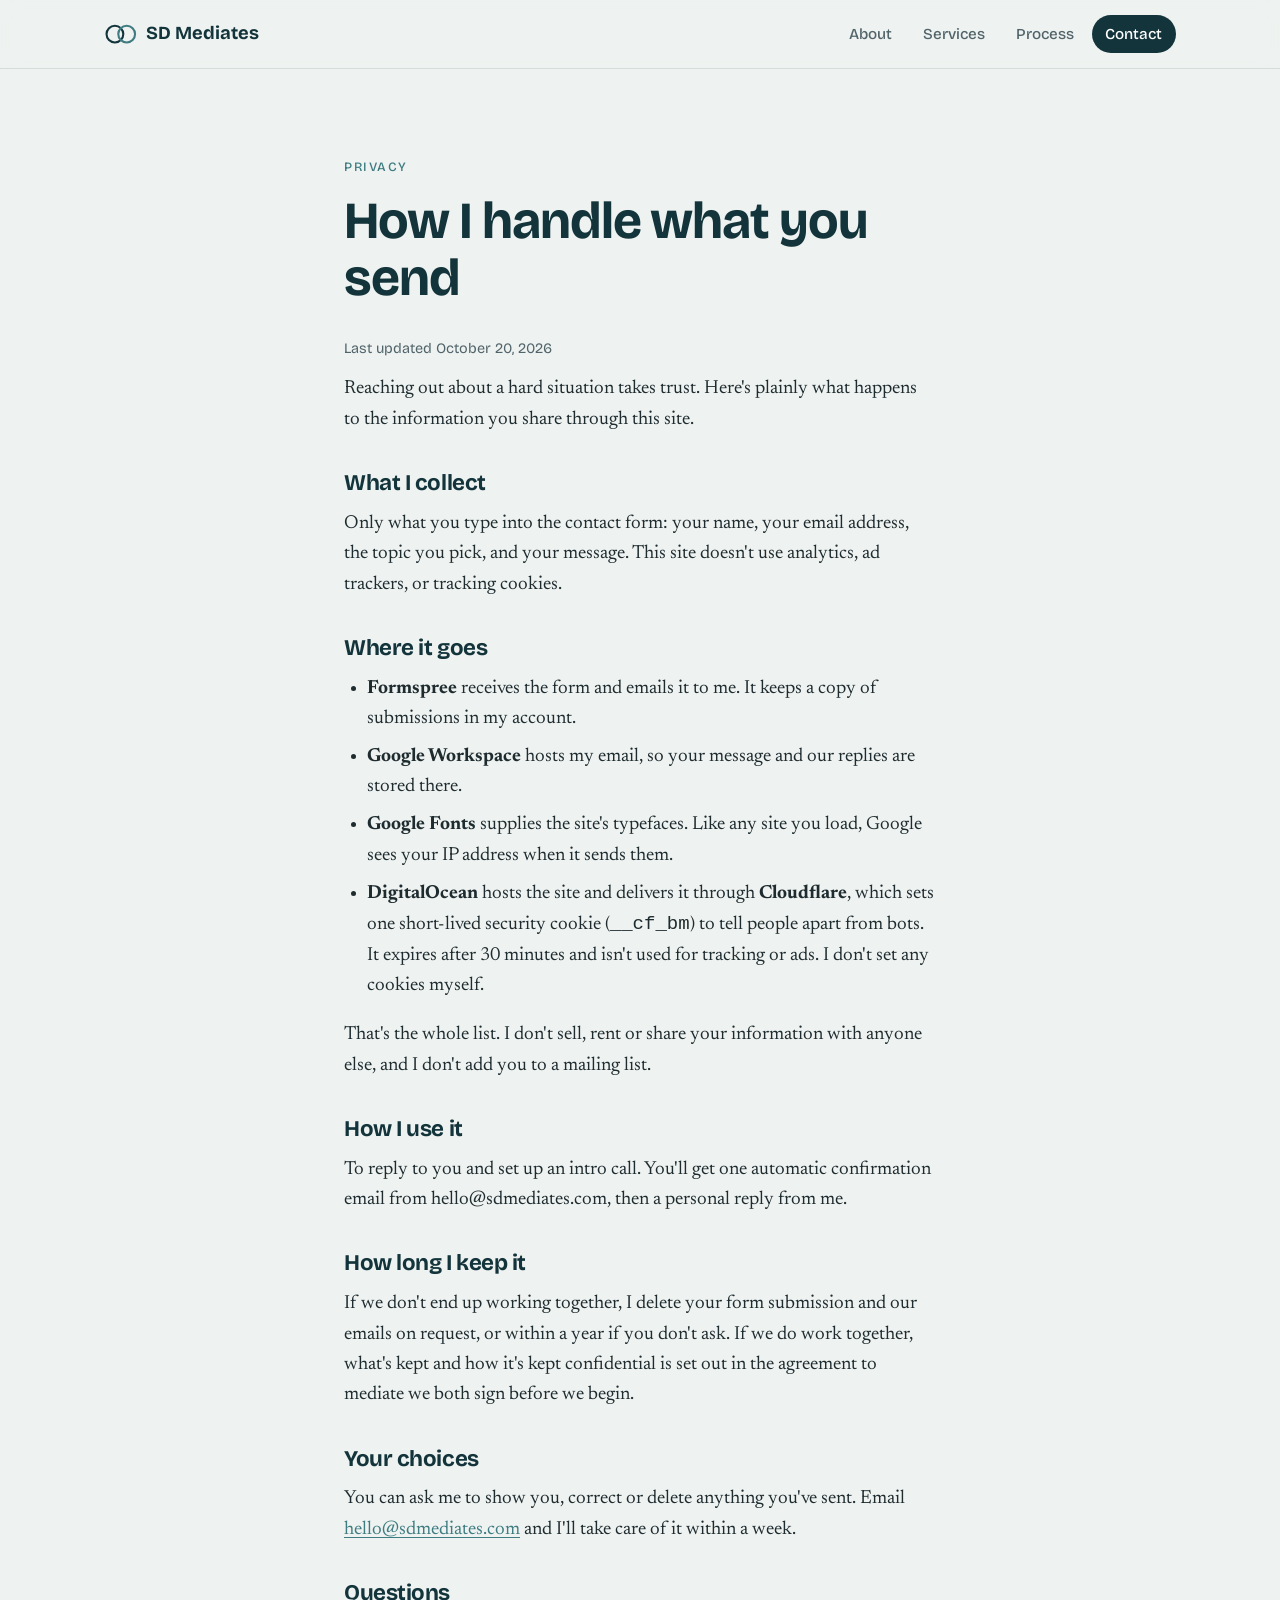
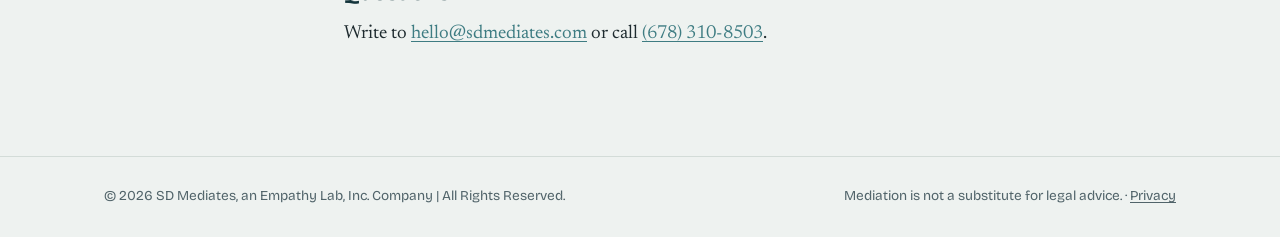
<file: site/privacy.html>
<!doctype html>
<html lang="en">
<head>
  <meta charset="utf-8">
  <meta name="viewport" content="width=device-width, initial-scale=1">
  <title>Privacy — SD Mediates</title>
  <meta name="description" content="How SD Mediates handles what you send through the contact form.">
  <link rel="canonical" href="https://sdmediates.com/privacy.html">
  <link rel="icon" href="images/brand/logo/sdm-favicon.svg" type="image/svg+xml">
  <link rel="apple-touch-icon" href="images/brand/logo/apple-touch-icon.png">
  <link rel="preconnect" href="https://fonts.googleapis.com">
  <link rel="preconnect" href="https://fonts.gstatic.com" crossorigin>
  <link href="https://fonts.googleapis.com/css2?family=Bricolage+Grotesque:opsz,wght@12..96,500;12..96,700&family=Newsreader:ital,opsz,wght@0,6..72,400;0,6..72,500;1,6..72,400&display=swap" rel="stylesheet">
  <link rel="stylesheet" href="css/styles.css">
</head>
<body>
  <a class="skip" href="#main">Skip to content</a>

  <header class="site-header">
    <div class="wrap header-inner">
      <a class="wordmark" href="./" aria-label="SD Mediates, home">
        <svg class="wordmark-mark" viewBox="0 0 40 24" aria-hidden="true">
          <circle cx="13" cy="12" r="10" />
          <circle cx="27" cy="12" r="10" />
        </svg>
        SD Mediates
      </a>
      <nav class="tabs" aria-label="Sections">
        <a href="./#about">About</a>
        <a href="./#services">Services</a>
        <a href="./#process">Process</a>
        <a href="./#contact" class="tab-cta">Contact</a>
      </nav>
    </div>
  </header>

  <main id="main" class="page">
    <div class="wrap page-body">
      <p class="eyebrow">Privacy</p>
      <h1>How I handle what you send</h1>
      <p class="page-meta">Last updated October 20, 2026</p>

      <p>Reaching out about a hard situation takes trust. Here's plainly what happens to the information you share through this site.</p>

      <h2>What I collect</h2>
      <p>Only what you type into the contact form: your name, your email address, the topic you pick, and your message. This site doesn't use analytics, ad trackers, or tracking cookies.</p>

      <h2>Where it goes</h2>
      <ul>
        <li><strong>Formspree</strong> receives the form and emails it to me. It keeps a copy of submissions in my account.</li>
        <li><strong>Google Workspace</strong> hosts my email, so your message and our replies are stored there.</li>
        <li><strong>Google Fonts</strong> supplies the site's typefaces. Like any site you load, Google sees your IP address when it sends them.</li>
        <li><strong>DigitalOcean</strong> hosts the site and delivers it through <strong>Cloudflare</strong>, which sets one short-lived security cookie (<code>__cf_bm</code>) to tell people apart from bots. It expires after 30 minutes and isn't used for tracking or ads. I don't set any cookies myself.</li>
      </ul>
      <p>That's the whole list. I don't sell, rent or share your information with anyone else, and I don't add you to a mailing list.</p>

      <h2>How I use it</h2>
      <p>To reply to you and set up an intro call. You'll get one automatic confirmation email from hello@sdmediates.com, then a personal reply from me.</p>

      <h2>How long I keep it</h2>
      <p>If we don't end up working together, I delete your form submission and our emails on request, or within a year if you don't ask. If we do work together, what's kept and how it's kept confidential is set out in the agreement to mediate we both sign before we begin.</p>

      <h2>Your choices</h2>
      <p>You can ask me to show you, correct or delete anything you've sent. Email <a href="mailto:hello@sdmediates.com">hello@sdmediates.com</a> and I'll take care of it within a week.</p>

      <h2>Questions</h2>
      <p>Write to <a href="mailto:hello@sdmediates.com">hello@sdmediates.com</a> or call <a href="tel:+16783108503">(678) 310-8503</a>.</p>
    </div>
  </main>

  <footer class="site-footer">
    <div class="wrap footer-inner">
      <p>© 2026 SD Mediates, an Empathy Lab, Inc. Company | All Rights Reserved.</p>
      <p>Mediation is not a substitute for legal advice. · <a href="privacy.html" aria-current="page">Privacy</a></p>
    </div>
  </footer>
</body>
</html>
</file>
<file: css/styles.css>
/* ---------- Tokens ---------- */
:root {
  --ink: #13343b;       /* deep teal: headings, dark band */
  --tide: #3e7c82;      /* mid teal: "their side", links */
  --sage: #a9c2b4;      /* soft green: "your side" */
  --marigold: #e9a93a;  /* common ground: the one warm accent */
  --mist: #eef2f0;      /* cool page ground */
  --paper: #ffffff;
  --text: #1e2b2f;
  --muted: #51646a;
  --line: #d3dcd8;

  --font-display: "Bricolage Grotesque", "Avenir Next", "Segoe UI", system-ui, sans-serif;
  --font-body: "Newsreader", Georgia, "Times New Roman", serif;

  --wrap: 72rem;
  --gutter: clamp(1rem, 4vw, 2.5rem);
  --section-y: clamp(4rem, 9vw, 7.5rem);
  --header-h: 4.25rem;
  --radius: 14px;
}

/* ---------- Base ---------- */
*, *::before, *::after { box-sizing: border-box; }

html {
  scroll-behavior: smooth;
  scroll-padding-top: var(--header-h);
}
@media (prefers-reduced-motion: reduce) {
  html { scroll-behavior: auto; }
}

body {
  margin: 0;
  background: var(--mist);
  color: var(--text);
  font-family: var(--font-body);
  font-size: clamp(1.0625rem, 0.4vw + 1rem, 1.1875rem);
  line-height: 1.6;
  -webkit-font-smoothing: antialiased;
}

img { max-width: 100%; height: auto; display: block; }

h1, h2, h3 {
  font-family: var(--font-display);
  color: var(--ink);
  line-height: 1.08;
  letter-spacing: -0.02em;
  margin: 0 0 0.6em;
}
h1 { font-size: clamp(2.6rem, 6vw, 4.75rem); font-weight: 700; }
h2 { font-size: clamp(2rem, 4vw, 3rem); font-weight: 700; }
h3 { font-size: 1.3rem; font-weight: 500; letter-spacing: -0.01em; }

p { margin: 0 0 1em; }

a { color: var(--tide); text-underline-offset: 0.18em; }

:focus-visible {
  outline: 3px solid var(--marigold);
  outline-offset: 3px;
  border-radius: 4px;
}

.wrap {
  max-width: var(--wrap);
  margin-inline: auto;
  padding-inline: var(--gutter);
}

.eyebrow {
  font-family: var(--font-display);
  font-size: 0.8rem;
  font-weight: 500;
  letter-spacing: 0.12em;
  text-transform: uppercase;
  color: var(--tide);
  margin-bottom: 1rem;
}

.skip {
  position: absolute;
  left: 1rem;
  top: -3rem;
  z-index: 100;
  background: var(--ink);
  color: var(--paper);
  padding: 0.5rem 1rem;
  border-radius: 6px;
}
.skip:focus { top: 1rem; }

/* ---------- Buttons ---------- */
.btn {
  display: inline-block;
  font-family: var(--font-display);
  font-size: 1rem;
  font-weight: 500;
  text-decoration: none;
  padding: 0.85em 1.4em;
  border-radius: 999px;
  border: 2px solid transparent;
  cursor: pointer;
  transition: background-color 0.2s, color 0.2s, border-color 0.2s;
}
.btn-primary { background: var(--ink); color: var(--paper); }
.btn-primary:hover { background: var(--tide); }
.btn-quiet { color: var(--ink); border-color: var(--line); }
.btn-quiet:hover { border-color: var(--ink); }

/* ---------- Header / tabs ---------- */
.site-header {
  position: sticky;
  top: 0;
  z-index: 50;
  background: color-mix(in srgb, var(--mist) 88%, transparent);
  backdrop-filter: blur(10px);
  -webkit-backdrop-filter: blur(10px);
  border-bottom: 1px solid var(--line);
}

.header-inner {
  display: flex;
  align-items: center;
  justify-content: space-between;
  gap: 1rem;
  min-height: var(--header-h);
}

.wordmark {
  display: inline-flex;
  align-items: center;
  gap: 0.55rem;
  font-family: var(--font-display);
  font-weight: 700;
  font-size: 1.15rem;
  color: var(--ink);
  text-decoration: none;
  white-space: nowrap;
}
.wordmark-mark { width: 2.1rem; height: auto; }
.wordmark-mark circle { fill: none; stroke: var(--ink); stroke-width: 2.5; }
.wordmark-mark circle + circle { stroke: var(--tide); }

.tabs {
  display: flex;
  gap: 0.25rem;
}
.tabs a {
  font-family: var(--font-display);
  font-size: 0.95rem;
  font-weight: 500;
  color: var(--muted);
  text-decoration: none;
  padding: 0.45rem 0.85rem;
  border-radius: 999px;
  white-space: nowrap;
  transition: color 0.2s, background-color 0.2s;
}
.tabs a:hover { color: var(--ink); background: var(--paper); }
.tabs a[aria-current] { color: var(--ink); background: var(--paper); box-shadow: inset 0 0 0 1px var(--line); }
.tabs .tab-cta,
.tabs .tab-cta[aria-current] { background: var(--ink); color: var(--paper); box-shadow: none; }
.tabs .tab-cta:hover { background: var(--tide); }

/* Narrow screens: wordmark on its own row, tabs become a swipeable strip */
@media (max-width: 40rem) {
  :root { --header-h: 6.5rem; }
  .header-inner {
    flex-direction: column;
    align-items: stretch;
    gap: 0.35rem;
    padding-block: 0.6rem;
  }
  .tabs {
    overflow-x: auto;
    scrollbar-width: none;
    margin-inline: calc(var(--gutter) * -1);
    padding-inline: var(--gutter);
  }
  .tabs::-webkit-scrollbar { display: none; }
  .tabs a { flex: 0 0 auto; }
}

/* ---------- Hero ---------- */
.hero {
  padding-block: clamp(3rem, 8vw, 6.5rem) var(--section-y);
  overflow: hidden;
}
.hero-inner {
  display: grid;
  grid-template-columns: 1.1fr 1fr;
  align-items: center;
  gap: clamp(2rem, 5vw, 4rem);
}
.hero .lede {
  font-size: clamp(1.15rem, 0.6vw + 1rem, 1.35rem);
  color: var(--muted);
  max-width: 34rem;
  margin-bottom: 2rem;
}
.hero-actions { display: flex; flex-wrap: wrap; gap: 0.75rem; }

.hero-art { margin: 0; }
.venn { width: 100%; height: auto; overflow: visible; }
.venn-left circle  { fill: var(--sage); }
.venn-right circle { fill: var(--tide); opacity: 0.85; }
.venn-overlap      { fill: var(--marigold); }
.venn-label {
  font-family: var(--font-display);
  font-size: 17px;
  font-weight: 500;
  fill: var(--ink);
}
.venn-right ~ .venn-label:nth-of-type(2) { fill: var(--paper); }
.venn-label-mid { font-size: 19px; font-weight: 700; }

/* Signature moment: the two sides drift together, then common ground appears */
@media (prefers-reduced-motion: no-preference) {
  .venn-left    { animation: from-left 1.4s cubic-bezier(.2,.7,.2,1) both; }
  .venn-right   { animation: from-right 1.4s cubic-bezier(.2,.7,.2,1) both; }
  .venn-overlap,
  .venn-label-mid { animation: appear 0.8s ease-out 1.1s both; }
}
@keyframes from-left  { from { transform: translateX(-70px); } }
@keyframes from-right { from { transform: translateX(70px); } }
@keyframes appear     { from { opacity: 0; } }

@media (max-width: 52rem) {
  .hero-inner { grid-template-columns: 1fr; }
  .hero-art { max-width: 26rem; margin-inline: auto; order: -1; }
}

/* ---------- Sections ---------- */
.section { padding-block: var(--section-y); }
.section-head { max-width: 40rem; margin-bottom: clamp(2.5rem, 5vw, 3.5rem); }
.section-intro { color: var(--muted); font-size: 1.15em; }

/* ---------- About ---------- */
.about { background: var(--paper); }
.about-inner {
  display: grid;
  grid-template-columns: minmax(0, 0.8fr) minmax(0, 1.2fr);
  gap: clamp(2rem, 6vw, 5rem);
  align-items: start;
}
.portrait { margin: 0; }
.portrait img { border-radius: var(--radius); width: 100%; }
.portrait figcaption {
  font-family: var(--font-display);
  font-size: 0.85rem;
  color: var(--muted);
  margin-top: 0.75rem;
}
.about-copy { max-width: 38rem; }

.principles {
  list-style: none;
  padding: 0;
  margin: 2rem 0 0;
  border-top: 1px solid var(--line);
}
.principles li {
  padding: 1rem 0 1rem 1.75rem;
  border-bottom: 1px solid var(--line);
  position: relative;
}
.principles li::before {
  content: "";
  position: absolute;
  left: 0;
  top: 1.45rem;
  width: 0.7rem;
  height: 0.7rem;
  border-radius: 50%;
  background: var(--marigold);
}
.principles strong { font-family: var(--font-display); font-weight: 500; color: var(--ink); }

@media (max-width: 48rem) {
  .about-inner { grid-template-columns: 1fr; }
  .portrait { max-width: 22rem; }
}

/* ---------- Services ---------- */
.service-grid {
  list-style: none;
  padding: 0;
  margin: 0;
  display: grid;
  grid-template-columns: repeat(auto-fit, minmax(min(100%, 15rem), 1fr));
  gap: 1.25rem;
}
.service {
  background: var(--paper);
  border-radius: var(--radius);
  padding: 1.75rem 1.5rem 1.5rem;
  border: 1px solid var(--line);
  transition: transform 0.25s, box-shadow 0.25s;
}
.service:hover { transform: translateY(-3px); box-shadow: 0 12px 28px -18px rgba(19, 52, 59, 0.45); }
.service p { color: var(--muted); margin: 0; font-size: 0.98em; }
.service-glyph { width: 4rem; height: auto; margin-bottom: 1.25rem; }
.service-glyph > * { fill: var(--sage); mix-blend-mode: multiply; }
.service-glyph > *:nth-child(2) { fill: var(--tide); opacity: 0.8; }
.service-glyph .g-accent { fill: var(--marigold); opacity: 1; mix-blend-mode: normal; }

/* ---------- Process ---------- */
.process { background: var(--ink); color: #d6e2de; }
.process h2, .process h3 { color: var(--paper); }
.process .eyebrow { color: var(--marigold); }
.process .section-intro { color: #a9bfba; }

.steps {
  list-style: none;
  padding: 0;
  margin: 0;
  counter-reset: step;
  display: grid;
  grid-template-columns: repeat(4, 1fr);
  gap: 2rem;
  position: relative;
}
/* line connecting the steps */
.steps::before {
  content: "";
  position: absolute;
  top: 1.4rem;
  left: 1.4rem;
  right: 1.4rem;
  height: 2px;
  background: rgba(255, 255, 255, 0.18);
}
.step { counter-increment: step; position: relative; }
.step::before {
  content: counter(step);
  display: grid;
  place-items: center;
  width: 2.8rem;
  height: 2.8rem;
  margin-bottom: 1.25rem;
  border-radius: 50%;
  background: var(--ink);
  border: 2px solid var(--marigold);
  color: var(--marigold);
  font-family: var(--font-display);
  font-weight: 700;
  font-size: 1.1rem;
  position: relative;
}
.step:last-child::before { background: var(--marigold); color: var(--ink); }
.step p { margin: 0; font-size: 0.98em; }

@media (max-width: 52rem) {
  .steps { grid-template-columns: 1fr; gap: 0; }
  .steps::before { top: 1.4rem; bottom: 1.4rem; left: 1.4rem; right: auto; width: 2px; height: auto; }
  .step {
    display: grid;
    grid-template-columns: 2.8rem 1fr;
    column-gap: 1.25rem;
    padding-bottom: 2rem;
  }
  .step:last-child { padding-bottom: 0; }
  .step::before { grid-row: span 2; margin-bottom: 0; }
  .step h3 { margin: 0.55rem 0 0.4rem; }
}

/* ---------- Contact ---------- */
.contact { background: var(--paper); }
.contact-inner {
  display: grid;
  grid-template-columns: 1fr 1fr;
  gap: clamp(2rem, 6vw, 5rem);
  align-items: start;
}
.contact-copy > p { color: var(--muted); max-width: 30rem; }

.contact-details { margin: 2rem 0 0; display: grid; gap: 0.9rem; }
.contact-details div { display: grid; grid-template-columns: 5rem 1fr; gap: 1rem; }
.contact-details dt {
  font-family: var(--font-display);
  font-size: 0.8rem;
  letter-spacing: 0.1em;
  text-transform: uppercase;
  color: var(--muted);
  padding-top: 0.25rem;
}
.contact-details dd { margin: 0; }

.contact-form {
  display: grid;
  gap: 1.1rem;
  background: var(--mist);
  padding: clamp(1.5rem, 4vw, 2.25rem);
  border-radius: var(--radius);
}
.contact-form label { display: grid; gap: 0.4rem; }
.contact-form label > span {
  font-family: var(--font-display);
  font-size: 0.92rem;
  font-weight: 500;
  color: var(--ink);
}
.contact-form em { font-style: normal; font-weight: 400; color: var(--muted); }
.contact-form input,
.contact-form select,
.contact-form textarea {
  font: inherit;
  font-size: 1rem;
  color: var(--text);
  background: var(--paper);
  border: 1px solid var(--line);
  border-radius: 8px;
  padding: 0.7rem 0.85rem;
  width: 100%;
}
.contact-form input:focus,
.contact-form select:focus,
.contact-form textarea:focus { border-color: var(--tide); outline: 2px solid var(--tide); outline-offset: 0; }
.contact-form textarea { resize: vertical; }
.contact-form .btn { justify-self: start; }

@media (max-width: 48rem) {
  .contact-inner { grid-template-columns: 1fr; }
}

/* ---------- Footer ---------- */
.site-footer {
  background: var(--mist);
  border-top: 1px solid var(--line);
  font-family: var(--font-display);
  font-size: 0.85rem;
  color: var(--muted);
}
.footer-inner {
  display: flex;
  flex-wrap: wrap;
  justify-content: space-between;
  gap: 0.5rem 2rem;
  padding-block: 1.75rem;
}
.footer-inner p { margin: 0; }

/* Headline reads as two deliberate lines */
.hero h1 span { display: block; }
.hero h1 span + span { color: var(--tide); }

/* Contact form: spam trap and send status */
.contact-form .hp { position: absolute; left: -9999px; width: 1px; height: 1px; opacity: 0; }
.form-status { margin: 0; font-family: var(--font-display); font-size: 0.95rem; color: var(--ink); }
.form-status:empty { display: none; }
</file>
<file: site/css/styles.css>
/* ---------- Tokens ---------- */
:root {
  --ink: #13343b;       /* deep teal: headings, dark band */
  --tide: #3e7c82;      /* mid teal: "their side", links */
  --sage: #a9c2b4;      /* soft green: "your side" */
  --marigold: #e9a93a;  /* common ground: the one warm accent */
  --mist: #eef2f0;      /* cool page ground */
  --paper: #ffffff;
  --text: #1e2b2f;
  --muted: #51646a;
  --line: #d3dcd8;

  --font-display: "Bricolage Grotesque", "Avenir Next", "Segoe UI", system-ui, sans-serif;
  --font-body: "Newsreader", Georgia, "Times New Roman", serif;

  --wrap: 72rem;
  --gutter: clamp(1rem, 4vw, 2.5rem);
  --section-y: clamp(4rem, 9vw, 7.5rem);
  --header-h: 4.25rem;
  --radius: 14px;
}

/* ---------- Base ---------- */
*, *::before, *::after { box-sizing: border-box; }

html {
  scroll-behavior: smooth;
  scroll-padding-top: var(--header-h);
}
@media (prefers-reduced-motion: reduce) {
  html { scroll-behavior: auto; }
}

body {
  margin: 0;
  background: var(--mist);
  color: var(--text);
  font-family: var(--font-body);
  font-size: clamp(1.0625rem, 0.4vw + 1rem, 1.1875rem);
  line-height: 1.6;
  -webkit-font-smoothing: antialiased;
}

img { max-width: 100%; height: auto; display: block; }

h1, h2, h3 {
  font-family: var(--font-display);
  color: var(--ink);
  line-height: 1.08;
  letter-spacing: -0.02em;
  margin: 0 0 0.6em;
}
h1 { font-size: clamp(2.6rem, 6vw, 4.75rem); font-weight: 700; }
h2 { font-size: clamp(2rem, 4vw, 3rem); font-weight: 700; }
h3 { font-size: 1.3rem; font-weight: 500; letter-spacing: -0.01em; }

p { margin: 0 0 1em; }

a { color: var(--tide); text-underline-offset: 0.18em; }

:focus-visible {
  outline: 3px solid var(--marigold);
  outline-offset: 3px;
  border-radius: 4px;
}

.wrap {
  max-width: var(--wrap);
  margin-inline: auto;
  padding-inline: var(--gutter);
}

.eyebrow {
  font-family: var(--font-display);
  font-size: 0.8rem;
  font-weight: 500;
  letter-spacing: 0.12em;
  text-transform: uppercase;
  color: var(--tide);
  margin-bottom: 1rem;
}

.skip {
  position: absolute;
  left: 1rem;
  top: -3rem;
  z-index: 100;
  background: var(--ink);
  color: var(--paper);
  padding: 0.5rem 1rem;
  border-radius: 6px;
}
.skip:focus { top: 1rem; }

/* ---------- Buttons ---------- */
.btn {
  display: inline-block;
  font-family: var(--font-display);
  font-size: 1rem;
  font-weight: 500;
  text-decoration: none;
  padding: 0.85em 1.4em;
  border-radius: 999px;
  border: 2px solid transparent;
  cursor: pointer;
  transition: background-color 0.2s, color 0.2s, border-color 0.2s;
}
.btn-primary { background: var(--ink); color: var(--paper); }
.btn-primary:hover { background: var(--tide); }
.btn-quiet { color: var(--ink); border-color: var(--line); }
.btn-quiet:hover { border-color: var(--ink); }

/* ---------- Header / tabs ---------- */
.site-header {
  position: sticky;
  top: 0;
  z-index: 50;
  background: color-mix(in srgb, var(--mist) 88%, transparent);
  backdrop-filter: blur(10px);
  -webkit-backdrop-filter: blur(10px);
  border-bottom: 1px solid var(--line);
}

.header-inner {
  display: flex;
  align-items: center;
  justify-content: space-between;
  gap: 1rem;
  min-height: var(--header-h);
}

.wordmark {
  display: inline-flex;
  align-items: center;
  gap: 0.55rem;
  font-family: var(--font-display);
  font-weight: 700;
  font-size: 1.15rem;
  color: var(--ink);
  text-decoration: none;
  white-space: nowrap;
}
.wordmark-mark { width: 2.1rem; height: auto; }
.wordmark-mark circle { fill: none; stroke: var(--ink); stroke-width: 2.5; }
.wordmark-mark circle + circle { stroke: var(--tide); }

.tabs {
  display: flex;
  gap: 0.25rem;
}
.tabs a {
  font-family: var(--font-display);
  font-size: 0.95rem;
  font-weight: 500;
  color: var(--muted);
  text-decoration: none;
  padding: 0.45rem 0.85rem;
  border-radius: 999px;
  white-space: nowrap;
  transition: color 0.2s, background-color 0.2s;
}
.tabs a:hover { color: var(--ink); background: var(--paper); }
.tabs a[aria-current] { color: var(--ink); background: var(--paper); box-shadow: inset 0 0 0 1px var(--line); }
.tabs .tab-cta,
.tabs .tab-cta[aria-current] { background: var(--ink); color: var(--paper); box-shadow: none; }
.tabs .tab-cta:hover { background: var(--tide); }

/* Narrow screens: wordmark on its own row, tabs become a swipeable strip */
@media (max-width: 40rem) {
  :root { --header-h: 6.5rem; }
  .header-inner {
    flex-direction: column;
    align-items: stretch;
    gap: 0.35rem;
    padding-block: 0.6rem;
  }
  .tabs {
    overflow-x: auto;
    scrollbar-width: none;
    margin-inline: calc(var(--gutter) * -1);
    padding-inline: var(--gutter);
  }
  .tabs::-webkit-scrollbar { display: none; }
  .tabs a { flex: 0 0 auto; }
}

/* ---------- Hero ---------- */
.hero {
  padding-block: clamp(3rem, 8vw, 6.5rem) var(--section-y);
  overflow: hidden;
}
.hero-inner {
  display: grid;
  grid-template-columns: 1.1fr 1fr;
  align-items: center;
  gap: clamp(2rem, 5vw, 4rem);
}
.hero .lede {
  font-size: clamp(1.15rem, 0.6vw + 1rem, 1.35rem);
  color: var(--muted);
  max-width: 34rem;
  margin-bottom: 2rem;
}
.hero-actions { display: flex; flex-wrap: wrap; gap: 0.75rem; }

.hero-art { margin: 0; }
.venn { width: 100%; height: auto; overflow: visible; }
.venn-left circle  { fill: var(--sage); }
.venn-right circle { fill: var(--tide); opacity: 0.85; }
.venn-overlap      { fill: var(--marigold); }
.venn-label {
  font-family: var(--font-display);
  font-size: 17px;
  font-weight: 500;
  fill: var(--ink);
}
.venn-right ~ .venn-label:nth-of-type(2) { fill: var(--paper); }
.venn-label-mid { font-size: 19px; font-weight: 700; }

/* Signature moment: the two sides drift together, then common ground appears */
@media (prefers-reduced-motion: no-preference) {
  .venn-left    { animation: from-left 1.4s cubic-bezier(.2,.7,.2,1) both; }
  .venn-right   { animation: from-right 1.4s cubic-bezier(.2,.7,.2,1) both; }
  .venn-overlap,
  .venn-label-mid { animation: appear 0.8s ease-out 1.1s both; }
}
@keyframes from-left  { from { transform: translateX(-70px); } }
@keyframes from-right { from { transform: translateX(70px); } }
@keyframes appear     { from { opacity: 0; } }

@media (max-width: 52rem) {
  .hero-inner { grid-template-columns: 1fr; }
  .hero-art { max-width: 26rem; margin-inline: auto; order: -1; }
}

/* ---------- Sections ---------- */
.section { padding-block: var(--section-y); }
.section-head { max-width: 40rem; margin-bottom: clamp(2.5rem, 5vw, 3.5rem); }
.section-intro { color: var(--muted); font-size: 1.15em; }

/* ---------- About ---------- */
.about { background: var(--paper); }
.about-inner {
  display: grid;
  grid-template-columns: minmax(0, 0.8fr) minmax(0, 1.2fr);
  gap: clamp(2rem, 6vw, 5rem);
  align-items: start;
}
.portrait { margin: 0; }
.portrait img { border-radius: var(--radius); width: 100%; }
.portrait figcaption {
  font-family: var(--font-display);
  font-size: 0.85rem;
  color: var(--muted);
  margin-top: 0.75rem;
}
.about-copy { max-width: 38rem; }

.principles {
  list-style: none;
  padding: 0;
  margin: 2rem 0 0;
  border-top: 1px solid var(--line);
}
.principles li {
  padding: 1rem 0 1rem 1.75rem;
  border-bottom: 1px solid var(--line);
  position: relative;
}
.principles li::before {
  content: "";
  position: absolute;
  left: 0;
  top: 1.45rem;
  width: 0.7rem;
  height: 0.7rem;
  border-radius: 50%;
  background: var(--marigold);
}
.principles strong { font-family: var(--font-display); font-weight: 500; color: var(--ink); }

@media (max-width: 48rem) {
  .about-inner { grid-template-columns: 1fr; }
  .portrait { max-width: 22rem; }
}

/* ---------- Services ---------- */
.service-grid {
  list-style: none;
  padding: 0;
  margin: 0;
  display: grid;
  grid-template-columns: repeat(auto-fit, minmax(min(100%, 15rem), 1fr));
  gap: 1.25rem;
}
.service {
  background: var(--paper);
  border-radius: var(--radius);
  padding: 1.75rem 1.5rem 1.5rem;
  border: 1px solid var(--line);
  transition: transform 0.25s, box-shadow 0.25s;
}
.service:hover { transform: translateY(-3px); box-shadow: 0 12px 28px -18px rgba(19, 52, 59, 0.45); }
.service p { color: var(--muted); margin: 0; font-size: 0.98em; }
.service .service-note { margin-top: 1rem; font-family: var(--font-display); font-size: 0.8rem; font-weight: 500; letter-spacing: 0.04em; color: var(--tide); }
.service-glyph { width: 4rem; height: auto; margin-bottom: 1.25rem; }
.service-glyph > * { fill: var(--sage); mix-blend-mode: multiply; }
.service-glyph > *:nth-child(2) { fill: var(--tide); opacity: 0.8; }
.service-glyph .g-accent { fill: var(--marigold); opacity: 1; mix-blend-mode: normal; }

/* ---------- Process ---------- */
.process { background: var(--ink); color: #d6e2de; }
.process h2, .process h3 { color: var(--paper); }
.process .eyebrow { color: var(--marigold); }
.process .section-intro { color: #a9bfba; }

.steps {
  list-style: none;
  padding: 0;
  margin: 0;
  counter-reset: step;
  display: grid;
  grid-template-columns: repeat(4, 1fr);
  gap: 2rem;
  position: relative;
}
/* line connecting the steps */
.steps::before {
  content: "";
  position: absolute;
  top: 1.4rem;
  left: 1.4rem;
  right: 1.4rem;
  height: 2px;
  background: rgba(255, 255, 255, 0.18);
}
.step { counter-increment: step; position: relative; }
.step::before {
  content: counter(step);
  display: grid;
  place-items: center;
  width: 2.8rem;
  height: 2.8rem;
  margin-bottom: 1.25rem;
  border-radius: 50%;
  background: var(--ink);
  border: 2px solid var(--marigold);
  color: var(--marigold);
  font-family: var(--font-display);
  font-weight: 700;
  font-size: 1.1rem;
  position: relative;
}
.step:last-child::before { background: var(--marigold); color: var(--ink); }
.step p { margin: 0; font-size: 0.98em; }

@media (max-width: 52rem) {
  .steps { grid-template-columns: 1fr; gap: 0; }
  .steps::before { top: 1.4rem; bottom: 1.4rem; left: 1.4rem; right: auto; width: 2px; height: auto; }
  .step {
    display: grid;
    grid-template-columns: 2.8rem 1fr;
    column-gap: 1.25rem;
    padding-bottom: 2rem;
  }
  .step:last-child { padding-bottom: 0; }
  .step::before { grid-row: span 2; margin-bottom: 0; }
  .step h3 { margin: 0.55rem 0 0.4rem; }
}

/* ---------- Contact ---------- */
.contact { background: var(--paper); }
.contact-inner {
  display: grid;
  grid-template-columns: 1fr 1fr;
  gap: clamp(2rem, 6vw, 5rem);
  align-items: start;
}
.contact-copy > p { color: var(--muted); max-width: 30rem; }

.contact-details { margin: 2rem 0 0; display: grid; gap: 0.9rem; }
.contact-details div { display: grid; grid-template-columns: 5rem 1fr; gap: 1rem; }
.contact-details dt {
  font-family: var(--font-display);
  font-size: 0.8rem;
  letter-spacing: 0.1em;
  text-transform: uppercase;
  color: var(--muted);
  padding-top: 0.25rem;
}
.contact-details dd { margin: 0; }

.contact-form {
  display: grid;
  gap: 1.1rem;
  background: var(--mist);
  padding: clamp(1.5rem, 4vw, 2.25rem);
  border-radius: var(--radius);
}
.contact-form label { display: grid; gap: 0.4rem; }
.contact-form label > span {
  font-family: var(--font-display);
  font-size: 0.92rem;
  font-weight: 500;
  color: var(--ink);
}
.contact-form em { font-style: normal; font-weight: 400; color: var(--muted); }
.contact-form input,
.contact-form select,
.contact-form textarea {
  font: inherit;
  font-size: 1rem;
  color: var(--text);
  background: var(--paper);
  border: 1px solid var(--line);
  border-radius: 8px;
  padding: 0.7rem 0.85rem;
  width: 100%;
}
.contact-form input:focus,
.contact-form select:focus,
.contact-form textarea:focus { border-color: var(--tide); outline: 2px solid var(--tide); outline-offset: 0; }
.contact-form textarea { resize: vertical; }
.contact-form .btn { justify-self: start; }

@media (max-width: 48rem) {
  .contact-inner { grid-template-columns: 1fr; }
}

/* ---------- Footer ---------- */
.site-footer {
  background: var(--mist);
  border-top: 1px solid var(--line);
  font-family: var(--font-display);
  font-size: 0.85rem;
  color: var(--muted);
}
.footer-inner {
  display: flex;
  flex-wrap: wrap;
  justify-content: space-between;
  gap: 0.5rem 2rem;
  padding-block: 1.75rem;
}
.footer-inner p { margin: 0; }

/* Headline reads as two deliberate lines */
.hero h1 span { display: block; }
.hero h1 span + span { color: var(--tide); }

/* Contact form: spam trap and send status */
.contact-form .hp { position: absolute; left: -9999px; width: 1px; height: 1px; opacity: 0; }
.form-status { margin: 0; font-family: var(--font-display); font-size: 0.95rem; color: var(--ink); }
.form-status:empty { display: none; }
.form-note { margin: 0; font-family: var(--font-display); font-size: 0.85rem; color: var(--muted); }
.site-footer a { color: inherit; }

/* ---------- Simple pages (privacy, 404) ---------- */
.page { padding-block: clamp(3rem, 7vw, 5.5rem); }
.page-body { max-width: 42rem; }
.page-body h1 { font-size: clamp(2.2rem, 5vw, 3.25rem); }
.page-body h2 { font-size: 1.4rem; margin-top: 2.25rem; }
.page-body ul { padding-left: 1.2em; margin: 0 0 1em; }
.page-body li { margin-bottom: 0.4em; }
.page-meta { font-family: var(--font-display); font-size: 0.9rem; color: var(--muted); }
.page-404 { min-height: calc(100vh - var(--header-h) - 6rem); display: grid; align-items: center; }
.page-404 .venn { max-width: 16rem; margin-bottom: 2rem; }
</file>
